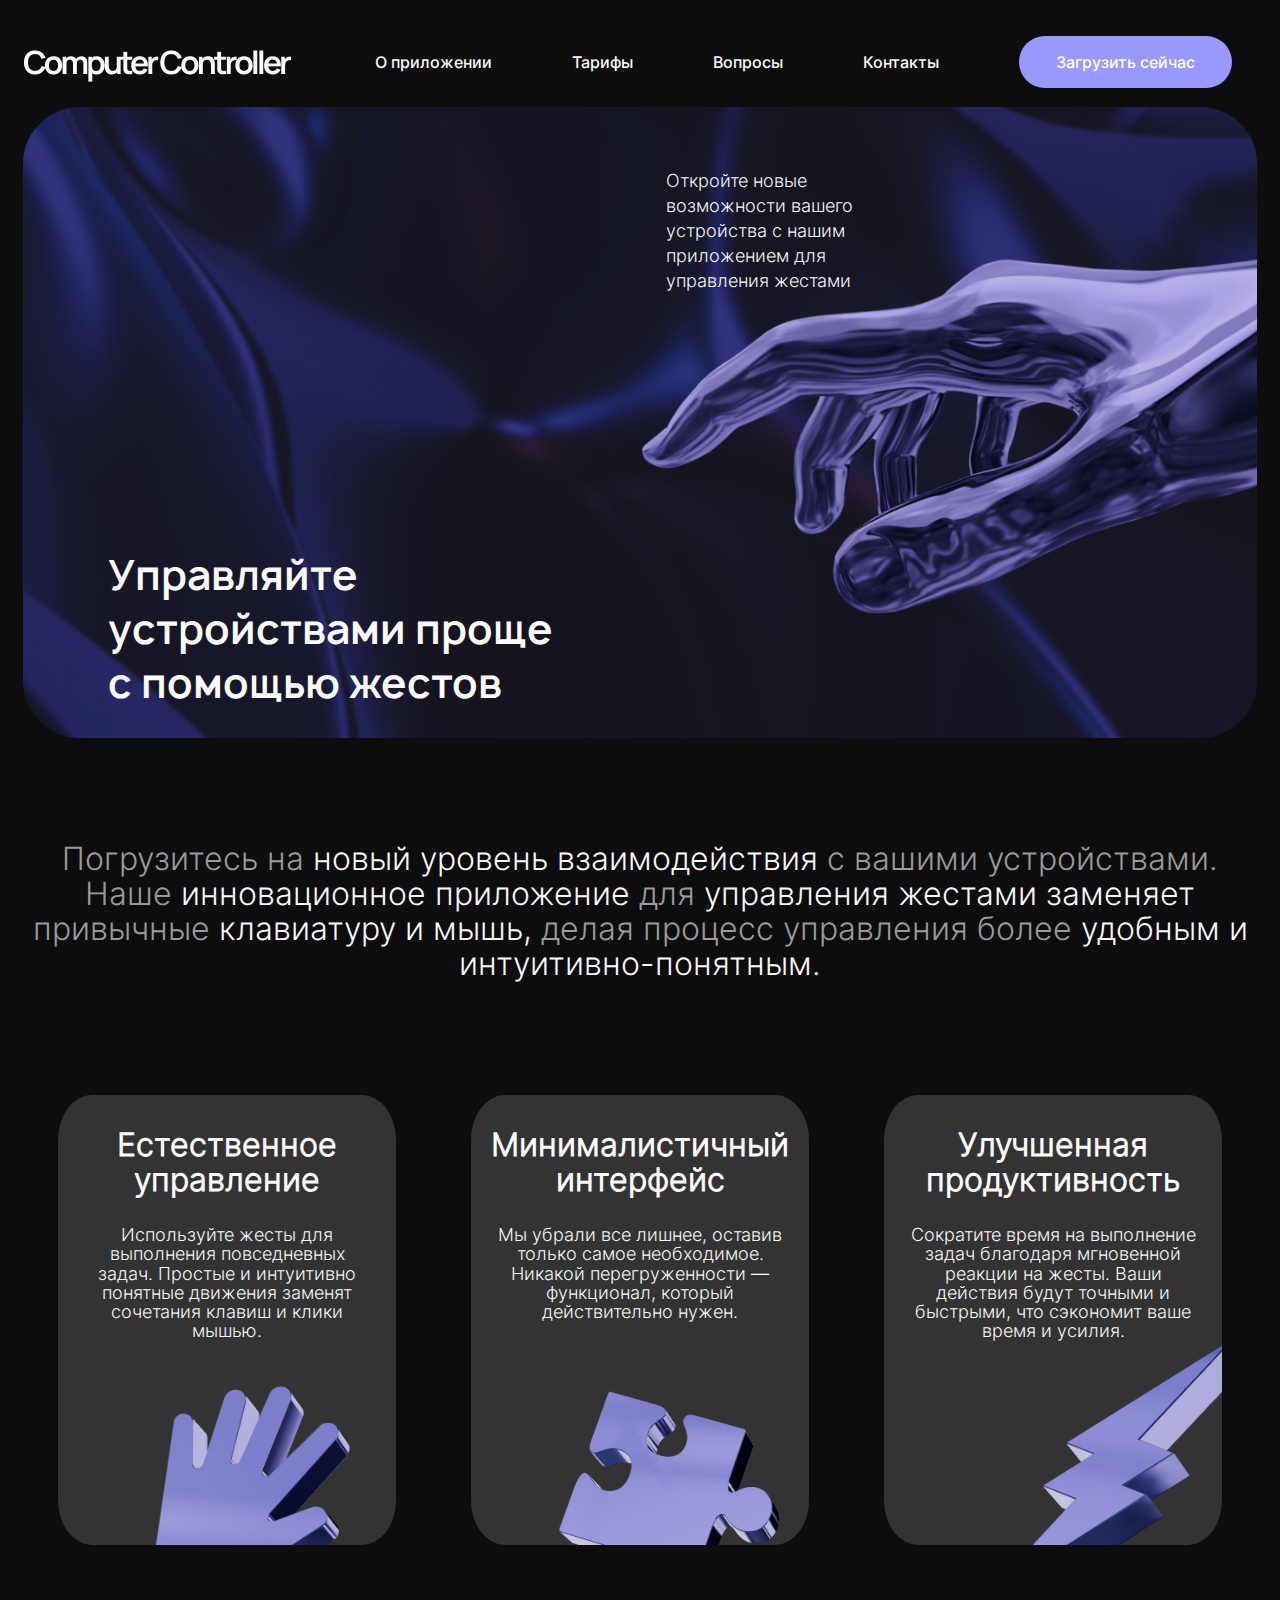
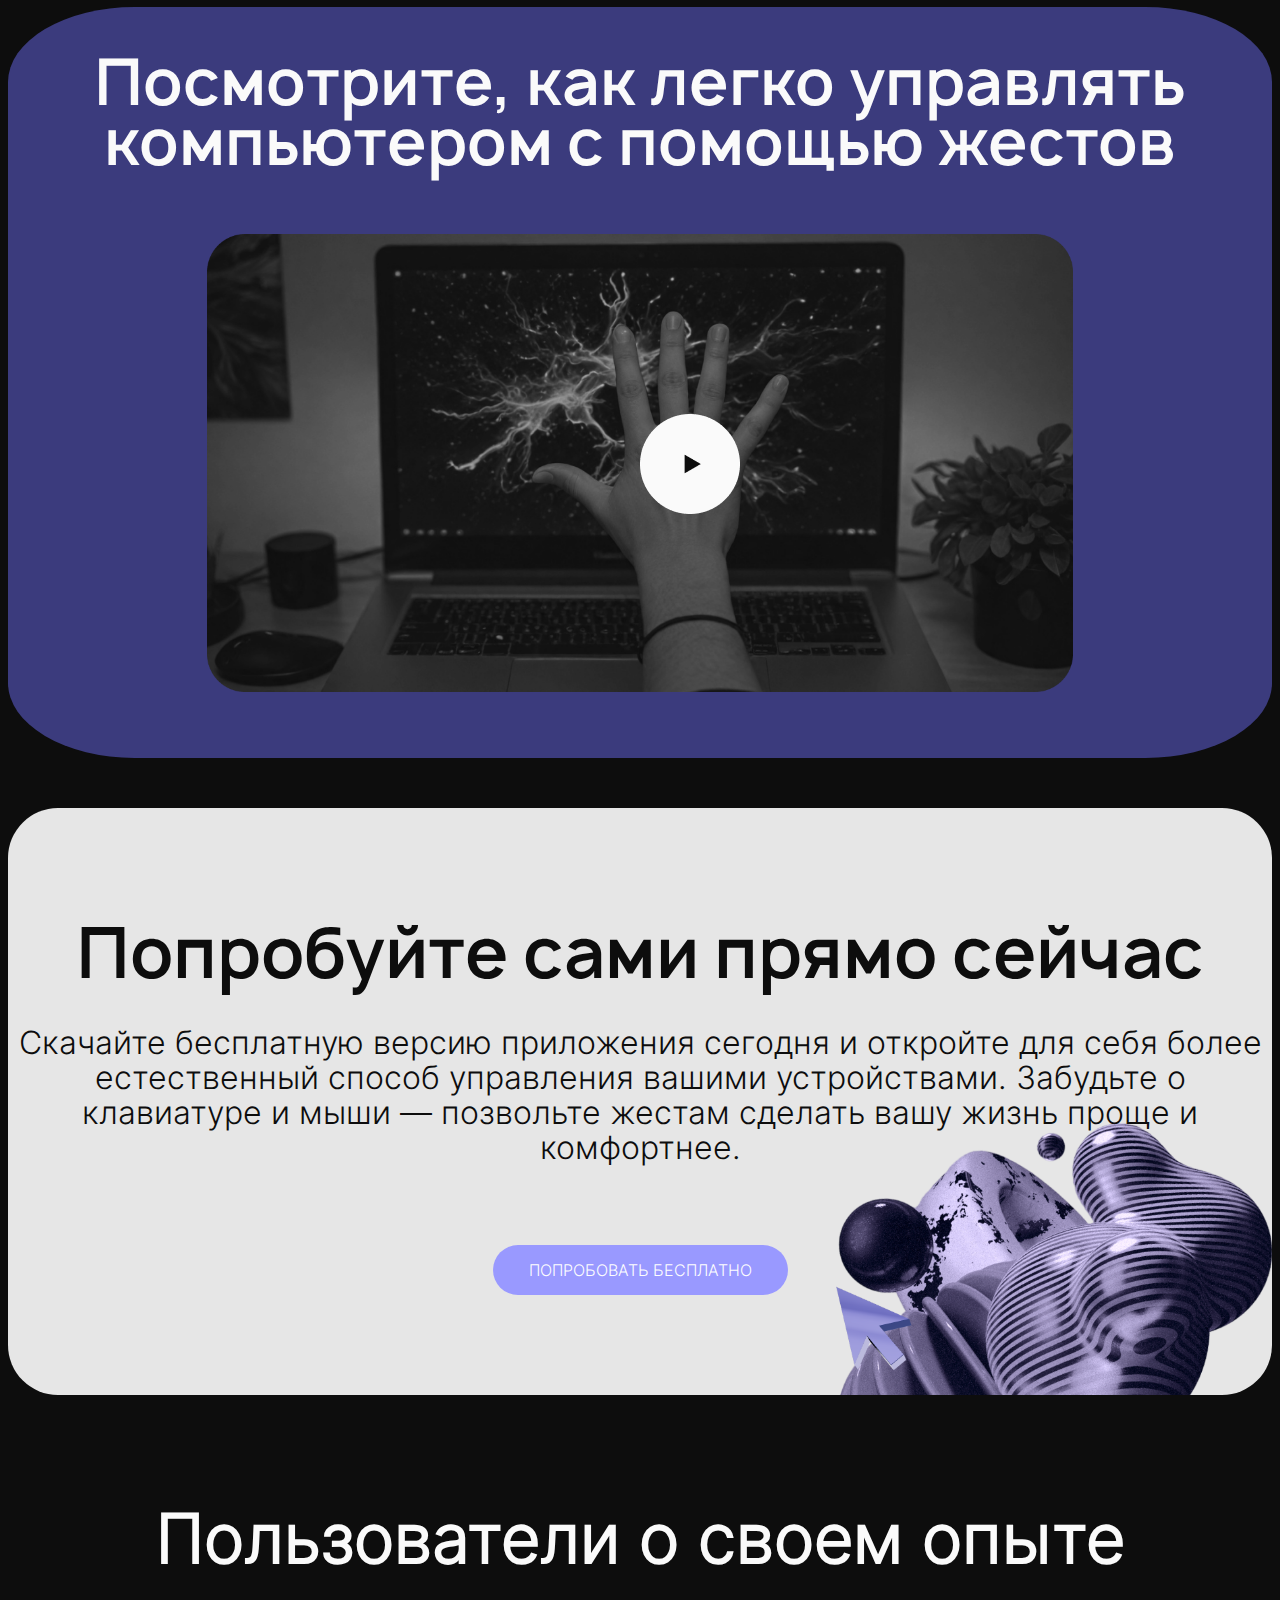
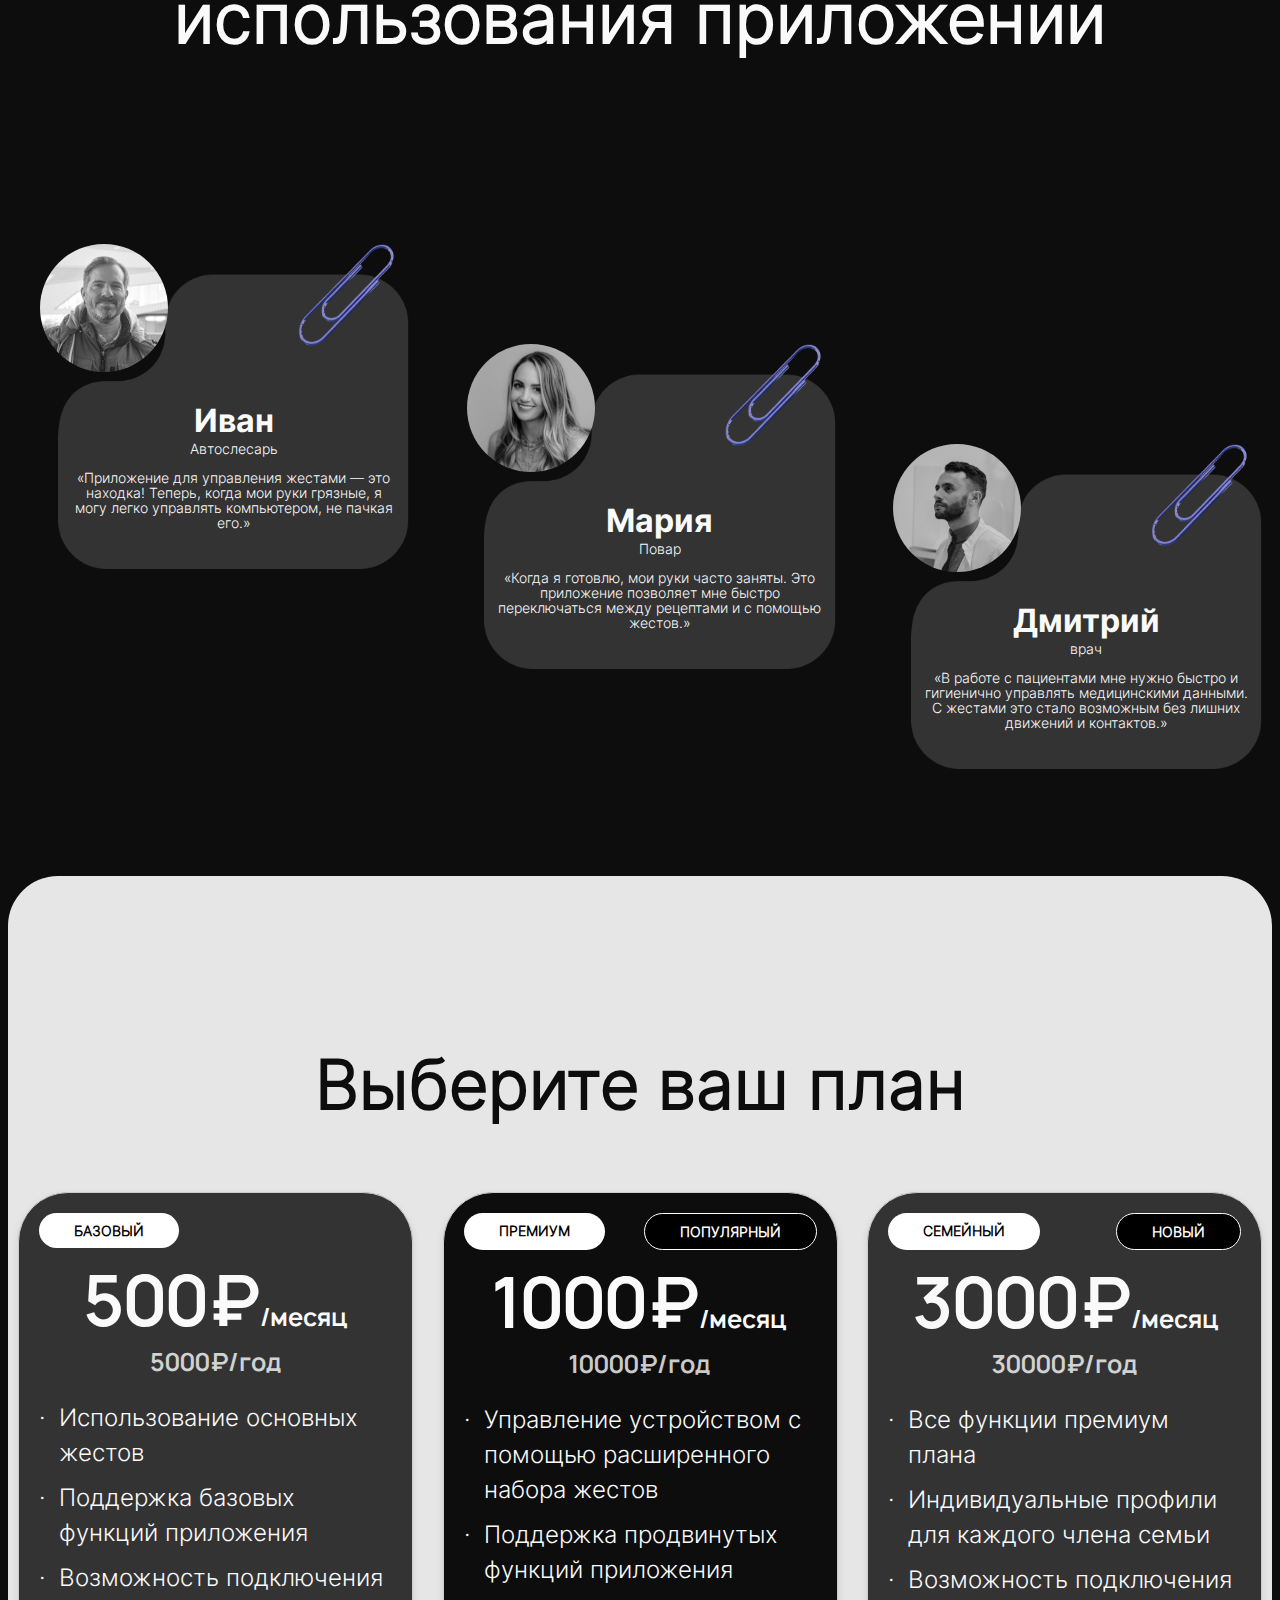
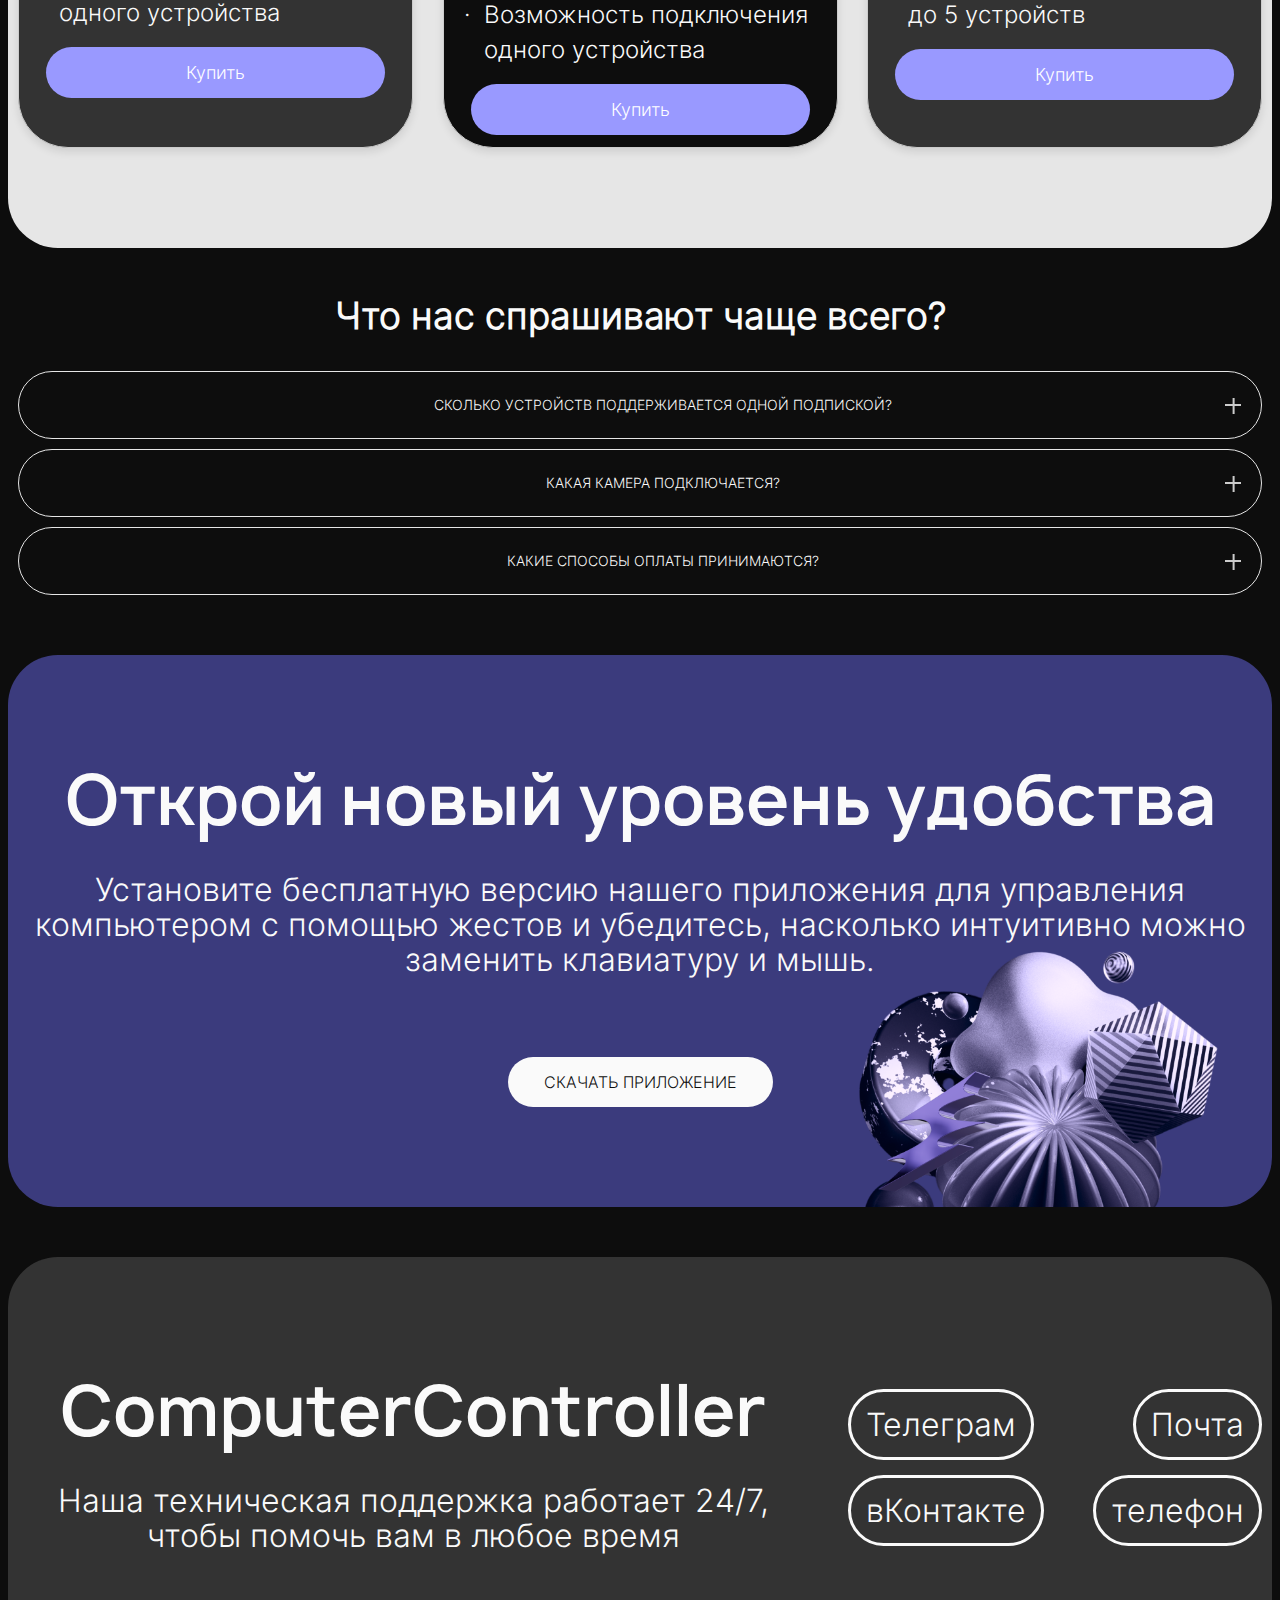
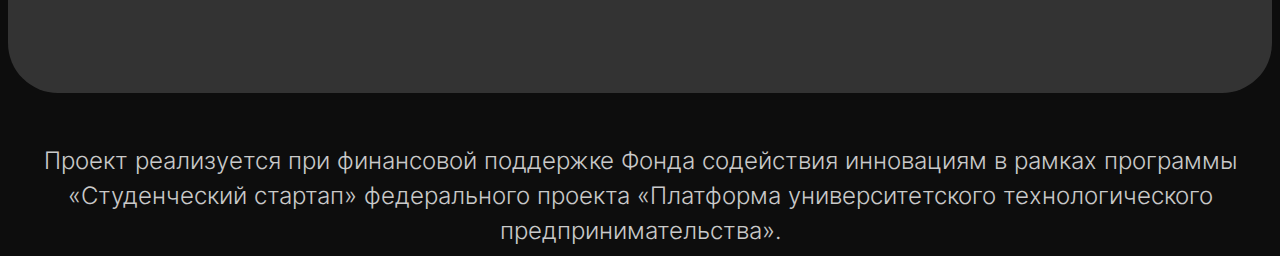
<file: 9b52f63154e4a063a68c3d33b1ae29ff/index.html>
<!DOCTYPE html>
<html lang="en">

<head>
    <meta charset="UTF-8">
    <meta name="viewport" content="width=device-width, initial-scale=1.0">
    <link rel="shortcut icon" href="images/icon.png" type="image/png">
    <title>ComputerController</title>
    <link rel="stylesheet" href="css/style.css">
    <!-- Yandex.Metrika counter -->
<script type="text/javascript" >
   (function(m,e,t,r,i,k,a){m[i]=m[i]||function(){(m[i].a=m[i].a||[]).push(arguments)};
   m[i].l=1*new Date();
   for (var j = 0; j < document.scripts.length; j++) {if (document.scripts[j].src === r) { return; }}
   k=e.createElement(t),a=e.getElementsByTagName(t)[0],k.async=1,k.src=r,a.parentNode.insertBefore(k,a)})
   (window, document, "script", "https://mc.yandex.ru/metrika/tag.js", "ym");

   ym(99607238, "init", {
        clickmap:true,
        trackLinks:true,
        accurateTrackBounce:true
   });
</script>

</head>

<body>
    <header class="header section">
        <div class="header_container">
            <div class="logo">
                <img src="images/logo.png" class="logo__img">
            </div>
            <div class="logo_min">
                <img src="images/logo_min.png" class="logo_min__img">
            </div>
            <div class="back">
                <img src="images/first-screen_bg.png" class="logo__img">
            </div>
            <nav class="menu">
                <button class="menu__btn">
                    <span></span>
                </button>
                <ul class="menu__list">
                    <li class="menu__list-item">
                        <a class="menu__list-link" href="#about">О приложении</a>
                    </li>
                    <li class="menu__list-item">
                        <a class="menu__list-link" href="#tariffs">Тарифы</a>
                    </li>
                    <li class="menu__list-item">
                        <a class="menu__list-link" href="#faq">Вопросы</a>
                    </li>
                    <li class="menu__list-item">
                        <a class="menu__list-link" href="#footer">Контакты</a>
                    </li>
                    <li class="menu__list-item">
                        <button class="download__btn" type="submit">Загрузить сейчас</button>
                    </li>
                </ul>
                
            </nav>
            <div class="submain_text">
                <p>Откройте новые возможности вашего устройства с нашим приложением для управления жестами</p>
            </div>
            <div class="main_text">
                <p>Управляйте устройствами проще с помощью жестов</p>
            </div>
        </div>
        
    </header>

    <!-- <section id="about" class="about section-page section">
        <div class="container" style="position: relative;top: 35%;">
            <div class="about__inner">
                <div class="about__text">
                    <p>
                        <p class="gray_about_text">Погрузитесь на</p> новый уровень взаимодействия <p class="gray_about_text">с вашими устройствами. Наше</p> инновационное приложение <p class="gray_about_text">для</p> управления жестами заменяет <p class="gray_about_text">привычные</p> клавиатуру и мышь, <p class="gray_about_text">делая процесс управления более</p> удобным и интуитивно-понятным.
                    </p>
                </div>
            </div>
        </div>
    </section> -->

    <section class="advantages section-page section">
        <div id="advantages" class="container" style="position: relative;top: 15%;">
            <div class="about__inner">
                <div class="about__text">
                    <p>
                        <p class="gray_about_text">Погрузитесь на</p> новый уровень взаимодействия <p class="gray_about_text">с вашими устройствами. Наше</p> инновационное приложение <p class="gray_about_text">для</p> управления жестами заменяет <p class="gray_about_text">привычные</p> клавиатуру и мышь, <p class="gray_about_text">делая процесс управления более</p> удобным и интуитивно-понятным.
                    </p>
                </div>
            </div>
            <ol class="advantages__inner">
                <div class="advantages__item" style="background-image: url('images/benefit-1.png'); background-size: 90%;  background-position: bottom right;">
                    <p class="advantages__item-text advantages__item-title">Естественное управление</p>
                    <p class="advantages__item-text advantages__item-subtitle">Используйте жесты для выполнения повседневных
                        задач. Простые и интуитивно понятные движения заменят сочетания клавиш и клики мышью.</p>
                </div>
                <div class="advantages__item" style="background-image: url('images/benefit-2.png'); background-size: 90%;  background-position: bottom right;">
                    <p class="advantages__item-text advantages__item-title">Минималистичный интерфейс</p>
                    <p class="advantages__item-text advantages__item-subtitle">Мы убрали все лишнее, оставив только самое
                        необходимое. Никакой перегруженности — функционал, который действительно нужен.</p>
                </div>
                <div class="advantages__item" style="background-image: url('images/benefit-3.png'); background-size: 90%;  background-position: bottom right;">
                    <p class="advantages__item-text advantages__item-title">Улучшенная продуктивность</p>
                    <p class="advantages__item-text advantages__item-subtitle">Сократите время на выполнение задач благодаря
                        мгновенной реакции на жесты. Ваши действия будут точными и быстрыми, что сэкономит ваше время и
                        усилия.</p>
                </div>
            </ol>
        </div>
    </section>

     <section id="video" class="video section-page section">
        <div class="container video_play">
            <p class="video_text">Посмотрите, как легко управлять компьютером с помощью жестов </p>
            <a class="video__btn" data-fancybox href="#"></a>
            <img src="images/video.png" class="video_img">
        </div>
    </section> 

    <section  class="trynow section-page section">
        <div  class="container">
            <div class="trynow__inner">
                
                <div class="trynow_form">
                    <h3 class="trynow__title">
                        Попробуйте сами прямо сейчас
                    </h3>
                    <p class="trynow__text">
                        Скачайте бесплатную версию приложения сегодня и откройте для себя более естественный способ
                        управления вашими устройствами. Забудьте о клавиатуре и мыши — позвольте жестам сделать вашу
                        жизнь проще и комфортнее.
                    </p>
                    <a class="trynow__btn" href="#">Попробовать бесплатно</a>

                </div>
                <img class="trynow__images" src="images/lead-magnet 1.png" alt="">
            </div>
        </div>
    </section>

    <section class="feedback section-page section">
        <div class="container">
            <h3 id="feedback" style="font-size: 68px; line-height: 5rem; text-align: center;     padding-top: 35px;">Пользователи о своем опыте использования приложении</h3>
            <ol class="feedback__inner">
                <div class="feedback__item" style="background-image: url('images/review.png'); background-size: 100%;">
                    <img class="feedback_img" src="images/ivan.png" alt="">
                    <p class="feedback__item-text feedback__item-title">Иван</p>
                    <p class="feedback__item-text feedback__item-subtitle">Автослесарь</p>
                    <p class="feedback__item-text feedback__item-subtitle">«Приложение для управления жестами — это
                        находка! Теперь, когда мои руки грязные, я могу легко управлять компьютером, не пачкая его.»</p>
                </div>
                <div class="feedback__item" id="feedback_img_second" style="background-image: url('images/review.png'); background-size: 100%;">
                    <img class="feedback_img" src="images/telka.png" alt="">
                    <p class="feedback__item-text feedback__item-title">Мария</p>
                    <p class="feedback__item-text feedback__item-subtitle">Повар</p>
                    <p class="feedback__item-text feedback__item-subtitle">«Когда я готовлю, мои руки часто заняты. Это
                        приложение позволяет мне быстро переключаться между рецептами и с помощью жестов.»</p>
                </div>
                <div class="feedback__item" id="feedback_img_third" style="background-image: url('images/review.png'); background-size: 100%;">
                    <img class="feedback_img" src="images/dima.png" alt="">
                    <p class="feedback__item-text feedback__item-title">Дмитрий</p>
                    <p class="feedback__item-text feedback__item-subtitle">врач</p>
                    <p class="feedback__item-text feedback__item-subtitle">«В работе с пациентами мне нужно быстро и
                        гигиенично управлять медицинскими данными. С жестами это стало возможным без лишних движений и
                        контактов.»</p>
                </div>
            </ol>
        </div>
    </section>

    <section id="tariffs" class="tariffs section-page section">
        <div class="container">
            <h3 id="tariffs_header" style="font-size: 68px; line-height: 5rem; text-align: center; color: #0D0D0D;">Выберите ваш план</h3>
            <div class="cards">
                <div class="card" id="card_1">
                    <div class="labels">
                        <div class="label premium">Базовый</div>
                    </div>
                    <div class="price-month">
                        <span class="price">500₽<p class="date">/месяц</p></span>
                    </div>
                    <div class="price-year">
                        <span class="price">5000₽/год</span>
                    </div>
                    <ul class="features">
                        <li>Использование основных жестов</li>
                        <li>Поддержка базовых функций приложения</li>
                        <li>Возможность подключения одного устройства</li>
                    </ul>
                    <a class="buy-button" data-tariff="Базовый">Купить</a>
                </div>
                <div class="card" id="card_2">
                    <div class="labels">
                        <div class="label premium">Премиум</div>
                        <div class="label popular">Популярный</div>
                    </div>
                    <div class="price-month">
                        <span class="price">1000₽<p class="date">/месяц</p></span>
                    </div>
                    <div class="price-year">
                        <span class="price">10000₽/год</span>
                    </div>
                    <ul class="features">
                        <li>Управление устройством с помощью расширенного набора жестов</li>
                        <li>Поддержка продвинутых функций приложения</li>
                        <li>Возможность подключения одного устройства</li>
                    </ul>
                    <a class="buy-button" data-tariff="Премиум">Купить</a>
                </div>
                <div class="card" id="card_3">
                    <div class="labels">
                        <div class="label premium">Семейный</div>
                        <div class="label popular">Новый</div>
                    </div>
                    <div class="price-month">
                        <span class="price">3000₽<p class="date">/месяц</p></span>
                    </div>
                    <div class="price-year">
                        <span class="price">30000₽/год</span>
                    </div>
                    <ul class="features">
                        <li>Все функции премиум плана</li>
                        <li>Индивидуальные профили для каждого члена семьи</li>
                        <li>Возможность подключения до 5 устройств</li>
                    </ul>
                    <a class="buy-button" data-tariff="Семейный">Купить</a>
                </div>
                
            </div>
            
        </div>
    </section>

    <section id="faq" class="faq section-page section">
        <div class="container" style="position: relative;top: 35%;">

            <h3>Что нас спрашивают чаще всего?</h3>
            <div class="questions">
                <div class="questions__item">
                    <div class="accordion">
                        <div class="accordion__item" data-collapse="#questions_1">
                            <div class="accordion__header">
                                <div class="accordion__title">Сколько устройств поддерживается одной подпиской?</div>
                            </div>
                            <div class="accordion__content" id="questions_1">
                                <p>Базовая и премиум подписки рассчитаны на одного пользователя. В семейную могут входить до 5 пользователей.</p>
                            </div>
                        </div>
                        
                        <div class="accordion__item" data-collapse="#questions_2">
                            <div class="accordion__header">
                                <div class="accordion__title">Какая камера подключается?</div>
                            </div>
                            <div class="accordion__content" id="questions_2">
                                <p>Автоматически подключается вебкамера подключенная к компьютеру. Так же будет работать телефон подключенный к компьютеру как вебкамера через сторонние приложения.</p>
                            </div>
                        </div>

                        <div class="accordion__item" data-collapse="#questions_3">
                            <div class="accordion__header">
                                <div class="accordion__title">Какие способы оплаты принимаются?</div>
                            </div>
                            <div class="accordion__content" id="questions_3">
                                <p>Оплата банковской картой, СБП.</p>
                            </div>
                        </div>
                    </div>
                </div>
            </div>

        </div>
    </section>

    <section class="newlevel section-page section">
        <div class="container">
            <div class="newlevel__inner">
                
                <div class="newlevel_form">
                    <h3 class="newlevel__title">
                        Открой новый уровень удобства
                    </h3>
                    <p class="newlevel__text">
                        Установите бесплатную версию нашего приложения для управления компьютером с помощью жестов и убедитесь, насколько интуитивно можно заменить клавиатуру и мышь.
                    </p>
                    <a class="newlevel__btn" type="submit">Скачать приложение</a>

                </div>
                <img class="newlevel__images" src="images/abstract.png" alt="">
            </div>
        </div>
    </section>

    <footer id="footer" class="footer section-page section">
        <div class="container" style="position: relative;top: 35%;">
            <div class="footer__inner">
                
                <div class="footer_form">
                    <h3 class="footer__title">
                        ComputerController
                    </h3>
                    <p class="footer__text">
                        Наша техническая поддержка работает 24/7, чтобы помочь вам в любое время
                    </p>

                </div>

                <div class="footer_links">
                    <ul class="footer_list">
                        <li class="footer_list-item">
                            <a href="#" class="footer_list-link">Телеграм</a>
                        </li>
                        <li class="footer_list-item">
                            <a href="#" class="footer_list-link">Почта</a>
                        </li>
                        <li class="footer_list-item">
                            <a href="#" class="footer_list-link">вКонтакте</a>
                        </li>
                        <li class="footer_list-item">
                            <a href="" class="footer_list-link">телефон</a>
                        </li>
                    </ul>
                </div>

            </div>
        </div>
    </footer> 
    <section class="help">

            <span class="help_text"><a target="_blank" href="https://fasie.ru/">Проект реализуется при финансовой поддержке Фонда содействия инновациям в рамках программы «Студенческий стартап» федерального проекта «Платформа университетского технологического предпринимательства».</a></span>

    </section>



    <div id="modal" class="modal" style="display: none;">
    <div class="modal-content">
        <span class="close">&times;</span>
        <h2>Оформление заказа</h2>
        <form id="ajax-contact-form" enctype="multipart/form-data" method="post" class="application" name="submit-to-google-sheet">
            <label for="name">Имя:</label>
            <input type="text" id="name" name="name" required>
    
            <label for="phone">Телефон:</label>
            <input type="tel" id="phone" name="phone" required placeholder="+7 (___) ___-__-__">
    
            <label for="email">Email:</label>
            <input type="email" id="email" name="email" required>
    
            <label for="tariff">Тариф:</label>
            <input type="text" id="tariff" name="tariff" readonly>
    
            <button type="submit" id="submit-button">Отправить</button>
            <div id="loading-spinner" style="display: none;">Отправка...</div>
        </form>
    </div>
</div>

<script>
// Функция для маски телефона
document.getElementById('phone').addEventListener('input', function (e) {
    let input = e.target.value.replace(/\D/g, ''); // Удаляем все нецифровые символы
    let formattedInput = '+7 (';

    if (input.length > 1) formattedInput += input.substring(1, 4);
    if (input.length >= 5) formattedInput += ') ' + input.substring(4, 7);
    if (input.length >= 8) formattedInput += '-' + input.substring(7, 9);
    if (input.length >= 10) formattedInput += '-' + input.substring(9, 11);

    e.target.value = formattedInput;
});


</script>


    <script src="js/jq.js"></script>
    <script src="js/main.js"></script>
    <script src="js/scroll.js"></script>
</body>

</html>
</file>
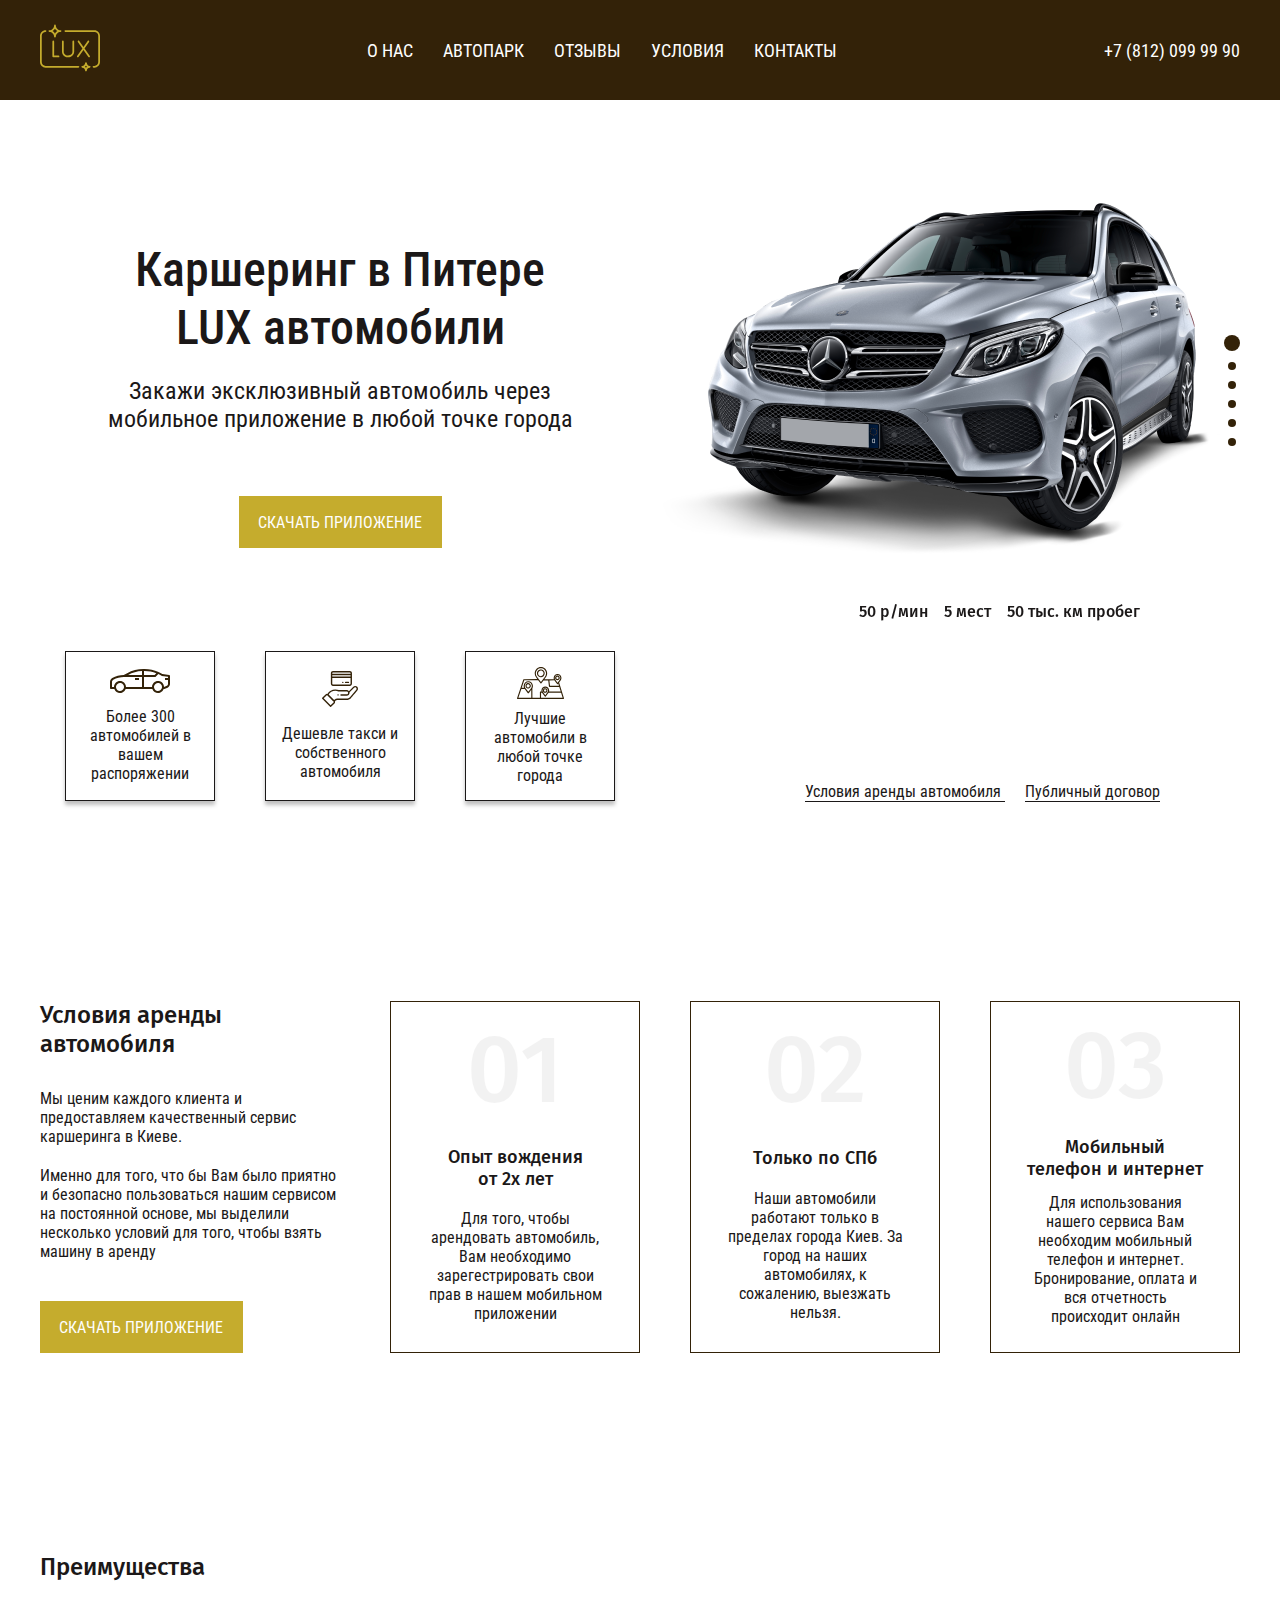
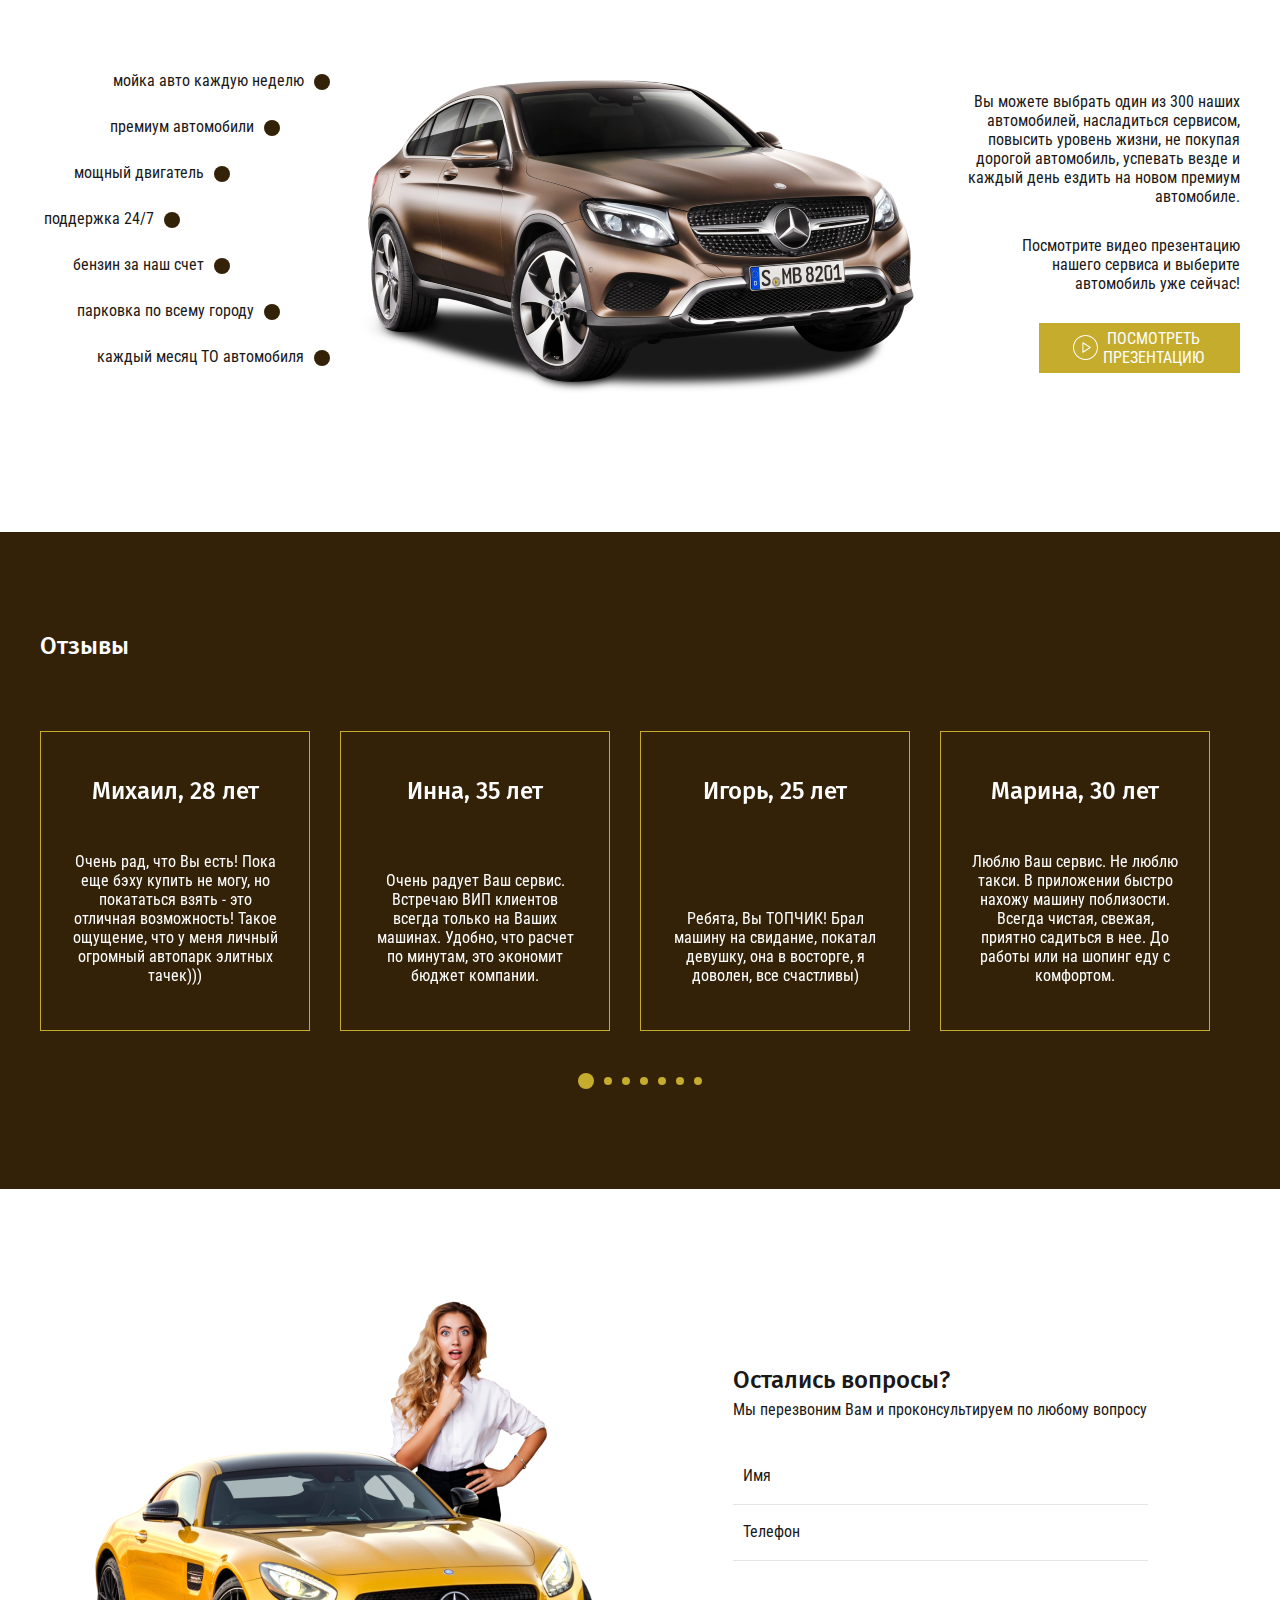
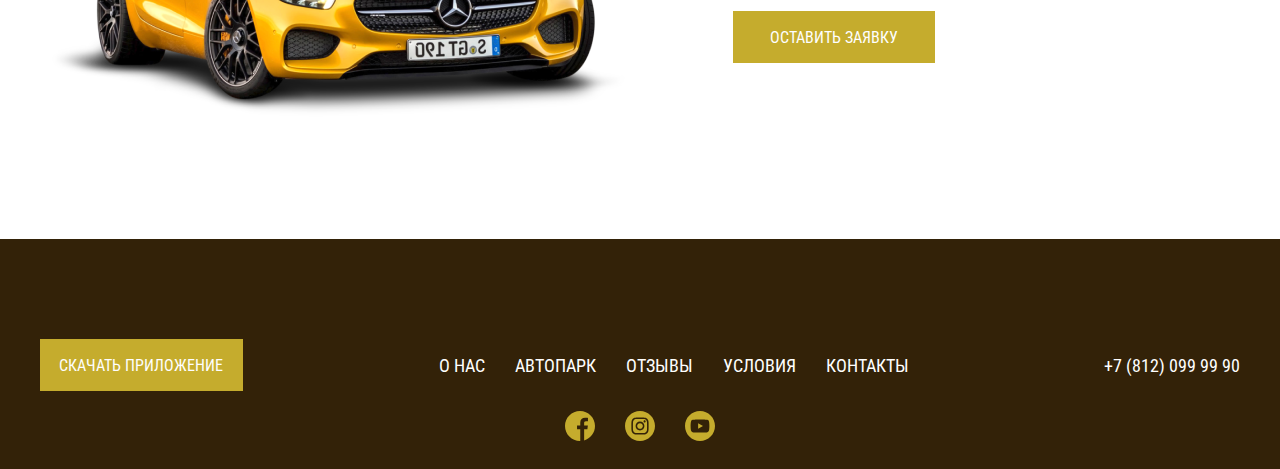
<file: example_draft-main/index.html>
<!DOCTYPE html>
<html lang="ru">

<head>
	<meta charset="UTF-8">
	<meta name="viewport" content="width=device-width, initial-scale=1.0">
	<meta http-equiv="X-UA-Compatible" content="ie=edge">
	<link rel="shortcut icon" href="images/slider-img.png" type="image/png">
	<title>Drafts</title>
	<link rel="preconnect" href="https://fonts.gstatic.com">
	<link href="https://fonts.googleapis.com/css2?family=Fira+Sans:wght@500&family=Roboto+Condensed&display=swap" rel="stylesheet">
	<link rel="stylesheet" href="css/reset.css">
	<link rel="stylesheet" href="css/slick.css">
	<link rel="stylesheet" href="css/jquery.fancybox.css">
	<link rel="stylesheet" href="css/style.css">
</head>

<body>

	<header class="header">
		<div class="container">
			<div class="header__inner">
				<a class="logo" href="#">
					<img class="logo__link" src="images/logo.svg" alt="logo">
				</a>

				<nav class="menu">
					<button class="menu__btn"></button>
					<ul class="menu__list">
						<li class="menu__item"><a class="menu__list-link" href="#">О НАС</a></li>
						<li class="menu__item"><a class="menu__list-link" href="#">АВТОПАРК</a></li>
						<li class="menu__item"><a class="menu__list-link" href="#">ОТЗЫВЫ</a></li>
						<li class="menu__item"><a class="menu__list-link" href="#">УСЛОВИЯ</a></li>
						<li class="menu__item"><a class="menu__list-link" href="#">КОНТАКТЫ</a></li>
					</ul>
				</nav>

				<a class="phone" href="tel:78120999990">+7 (812) 099 99 90</a>
			</div>
		</div>
	</header>

	<section class="top">
		<div class="container">
			<div class="top__heading">
				<div class="top__content">
					<h1 class="top__title">
						Каршеринг в Питере
						LUX автомобили 
					</h1>
					<p class="top__text">
						Закажи эксклюзивный автомобиль через мобильное приложение в любой точке города
					</p>
					<a class="application-btn" href="#">Скачать приложение</a>
				</div>
				<div class="top__slider">
					<div class="top__slider-item">
						<img class="top__slider-images" src="images/slider-img.png" alt="">
						<p class="top__slider-text">
							<span>50 р/мин</span> <span>5 мест</span> <span>50 тыс. км пробег</span>
						</p>
					</div>
					<div class="top__slider-item">
						<img class="top__slider-images" src="images/slider-img1.png" alt="">
						<p class="top__slider-text">
							<span>40 р/мин</span> <span>5 мест</span> <span>50 тыс. км пробег</span>
						</p>
					</div>
					<div class="top__slider-item">
						<img class="top__slider-images" src="images/slider-img.png" alt="">
						<p class="top__slider-text">
							<span>40 р/мин</span> <span>5 мест</span> <span>50 тыс. км пробег</span>
						</p>
					</div>
					<div class="top__slider-item">
						<img class="top__slider-images" src="images/slider-img1.png" alt="">
						<p class="top__slider-text">
							<span>40 р/мин</span> <span>5 мест</span> <span>50 тыс. км пробег</span>
						</p>
					</div>
					<div class="top__slider-item">
						<img class="top__slider-images" src="images/slider-img.png" alt="">
						<p class="top__slider-text">
							<span>40 р/мин</span> <span>5 мест</span> <span>50 тыс. км пробег</span>
						</p>
					</div>
					<div class="top__slider-item">
						<img class="top__slider-images" src="images/slider-img1.png" alt="">
						<p class="top__slider-text">
							<span>40 р/мин</span> <span>5 мест</span> <span>50 тыс. км пробег</span>
						</p>
					</div>
				</div>
			</div>

			<div class="top__bottom">
				<div class="top__items">
					<div class="top__item">
						<img class="top__item-img" src="images/icon-1.svg" alt="">
						<p class="top__item-text">
							Более 300 автомобилей 
							в вашем распоряжении
						</p>
					</div>
					<div class="top__item">
						<img class="top__item-img" src="images/icon-2.svg" alt="">
						<p class="top__item-text">
							Дешевле такси 
							и собственного автомобиля	
						</p>
					</div>
					<div class="top__item">
						<img class="top__item-img" src="images/icon-3.svg" alt="">
						<p class="top__item-text">
							Лучшие автомобили в любой точке города
						</p>
					</div>
				</div>
				<div class="top__links">
					<a class="top__link" href="#">Условия аренды автомобиля </a>
					<a class="top__link" href="#">Публичный договор</a>
				</div>
			</div>
		</div>
	</section>
	
	<section class="rent">
		<div class="container">
			<div class="rent__inner">
				<div class="rent__content">
					<h3 class="rent__title">
						Условия аренды 
						автомобиля
					</h3>
					<p class="rent__text">
						Мы ценим каждого клиента и предоставляем качественный сервис каршеринга в Киеве.
					</p>
					<p class="rent__text">
						Именно для того, что бы Вам было приятно и безопасно пользоваться нашим сервисом на постоянной основе, мы выделили несколько условий для того, чтобы взять машину в аренду
					</p>
					<a class="application-btn" href="#">Скачать приложение</a>
				</div>
				<div class="rent__item">
					<div class="rent__item-num">01</div>
					<p class="rent__item-title">
						Опыт вождения <br>
						от 2х лет
					</p>
					<p class="rent__item-text">
						Для того, чтобы арендовать автомобиль, Вам необходимо зарегестрировать свои прав в нашем мобильном приложении
					</p>
				</div>
				<div class="rent__item">
					<div class="rent__item-num">02</div>
					<p class="rent__item-title">
						Только по СПб
					</p>
					<p class="rent__item-text">
						Наши автомобили работают только в пределах города Киев.
						За город на наших автомобилях, к сожалению, выезжать нельзя.
					</p>
				</div>
				<div class="rent__item">
					<div class="rent__item-num">03</div>
					<p class="rent__item-title">
						Мобильный телефон и интернет
					</p>
					<p class="rent__item-text">
						Для использования нашего сервиса Вам необходим мобильный телефон и интернет.
						Бронирование, оплата и вся отчетность происходит онлайн
					</p>
				</div>
			</div>
		</div>
	</section>

	<section class="benefits">
		<div class="container">
			<h3 class="benefits__title">
				Преимущества
			</h3>
			<div class="benfits__items">
				<ul class="benefits__list">
					<li class="benefits__list-item">мойка авто каждую неделю</li>
					<li class="benefits__list-item">премиум автомобили</li>
					<li class="benefits__list-item">мощный двигатель</li>
					<li class="benefits__list-item">поддержка 24/7</li>
					<li class="benefits__list-item">бензин за наш счет</li>
					<li class="benefits__list-item">парковка по всему городу</li>
					<li class="benefits__list-item">каждый месяц ТО автомобиля</li>
				</ul>
				<img class="benefits__images" src="images/benefits.png" alt="">
				<div class="benefits__content">
					<p class="benefits__text">
						Вы можете выбрать один из 300 наших автомобилей, насладиться сервисом, повысить уровень жизни, не покупая дорогой автомобиль, успевать везде и каждый день ездить на новом премиум автомобиле.
					</p>
					<p class="benefits__text">
						Посмотрите видео презентацию нашего сервиса и выберите автомобиль уже сейчас!
					</p>
					<a class="video__popup" data-fancybox href="https://www.youtube.com/watch?v=GAlP1MxZ4n0">
						ПОСМОТРЕТЬ <br>
						ПРЕЗЕНТАЦИЮ
					</a>
				</div>
			</div>
		</div>
	</section>

	<section class="reviews">
		<div class="container">
			<h3 class="reviews__title">
				Отзывы
			</h3>
			<div class="reviews__slider">
				<div class="reviews__item">
					<p class="reviews__item-name">
						Михаил, 28 лет
					</p>
					<p class="reviews__item-text">
						Очень рад, что Вы есть!
						Пока еще бэху купить не могу, но покататься взять - это отличная возможность!
						Такое ощущение, что у меня личный огромный автопарк элитных тачек)))
					</p>
				</div>
				<div class="reviews__item">
					<p class="reviews__item-name">
						Инна, 35 лет
					</p>
					<p class="reviews__item-text">
						Очень радует Ваш сервис. Встречаю ВИП клиентов всегда только на Ваших машинах.
						Удобно, что расчет по минутам, это экономит бюджет компании.
					</p>
				</div>
				<div class="reviews__item">
					<p class="reviews__item-name">
						Игорь, 25 лет
					</p>
					<p class="reviews__item-text">
						Ребята, Вы ТОПЧИК!
						Брал машину на свидание, покатал девушку, она в восторге, я доволен, все счастливы)
					</p>
				</div>
				<div class="reviews__item">
					<p class="reviews__item-name">
						Марина, 30 лет
					</p>
					<p class="reviews__item-text">
						Люблю Ваш сервис. Не люблю такси. В приложении быстро нахожу машину поблизости. Всегда чистая, свежая, приятно садиться в нее. До работы или на шопинг еду с комфортом. 
					</p>
				</div>
				<div class="reviews__item">
					<p class="reviews__item-name">
						Инна, 35 лет
					</p>
					<p class="reviews__item-text">
						Очень радует Ваш сервис. Встречаю ВИП клиентов всегда только на Ваших машинах.
						Удобно, что расчет по минутам, это экономит бюджет компании.
					</p>
				</div>
				<div class="reviews__item">
					<p class="reviews__item-name">
						Игорь, 25 лет
					</p>
					<p class="reviews__item-text">
						Ребята, Вы ТОПЧИК!
						Брал машину на свидание, покатал девушку, она в восторге, я доволен, все счастливы)
					</p>
				</div>
				<div class="reviews__item">
					<p class="reviews__item-name">
						Марина, 30 лет
					</p>
					<p class="reviews__item-text">
						Люблю Ваш сервис. Не люблю такси. В приложении быстро нахожу машину поблизости. Всегда чистая, свежая, приятно садиться в нее. До работы или на шопинг еду с комфортом. 
					</p>
				</div>
			</div>
		</div>
	</section>

	<section class="feedback">
		<div class="container">
			<div class="feedback__inner">
				<img class="feedback__images" src="images/feedback-img.png" alt="">
				<form class="feedback__form">
					<h3 class="feedback__title">
						Остались вопросы?
					</h3>
					<p class="feedback__text">
						Мы перезвоним Вам и проконсультируем по любому вопросу
					</p>
					<input class="feedback__input" type="text" placeholder="Имя">
					<input class="feedback__input" type="text" placeholder="Телефон">
					<button class="feedback__btn" type="submit">ОСТАВИТЬ ЗАЯВКУ</button>
				</form>
			</div>
		</div>
	</section>

	<footer class="footer">
		<div class="container">
			<div class="footer__top">
				<a class="application-btn" href="#">Скачать приложение</a>
				<nav class="menu">
					<ul class="menu__list">
						<li class="menu__item"><a class="menu__list-link" href="#">О НАС</a></li>
						<li class="menu__item"><a class="menu__list-link" href="#">АВТОПАРК</a></li>
						<li class="menu__item"><a class="menu__list-link" href="#">ОТЗЫВЫ</a></li>
						<li class="menu__item"><a class="menu__list-link" href="#">УСЛОВИЯ</a></li>
						<li class="menu__item"><a class="menu__list-link" href="#">КОНТАКТЫ</a></li>
					</ul>
				</nav>
				<a class="phone" href="tel:78120999999090">+7 (812) 099 99 90</a>
			</div>
			<ul class="footer__social">
				<li class="footer__social-item"><a href="#" class="footer__social-link">
					<img class="footer__social-img" src="images/facebook.svg" alt="">
				</a></li>
				<li class="footer__social-item"><a href="#" class="footer__social-link">
					<img class="footer__social-img" src="images/instagram.svg" alt="">
				</a></li>
				<li class="footer__social-item"><a href="#" class="footer__social-link">
					<img class="footer__social-img" src="images/youtube.svg" alt="">
				</a></li>
			</ul>
		</div>
	</footer> 

	<script src="https://ajax.googleapis.com/ajax/libs/jquery/3.4.1/jquery.min.js"></script>
	<script src="js/slick.min.js"></script>
	<script src="js/jquery.fancybox.min.js"></script>
	<script src="js/main.js"></script>
</body>

</html>
</file>
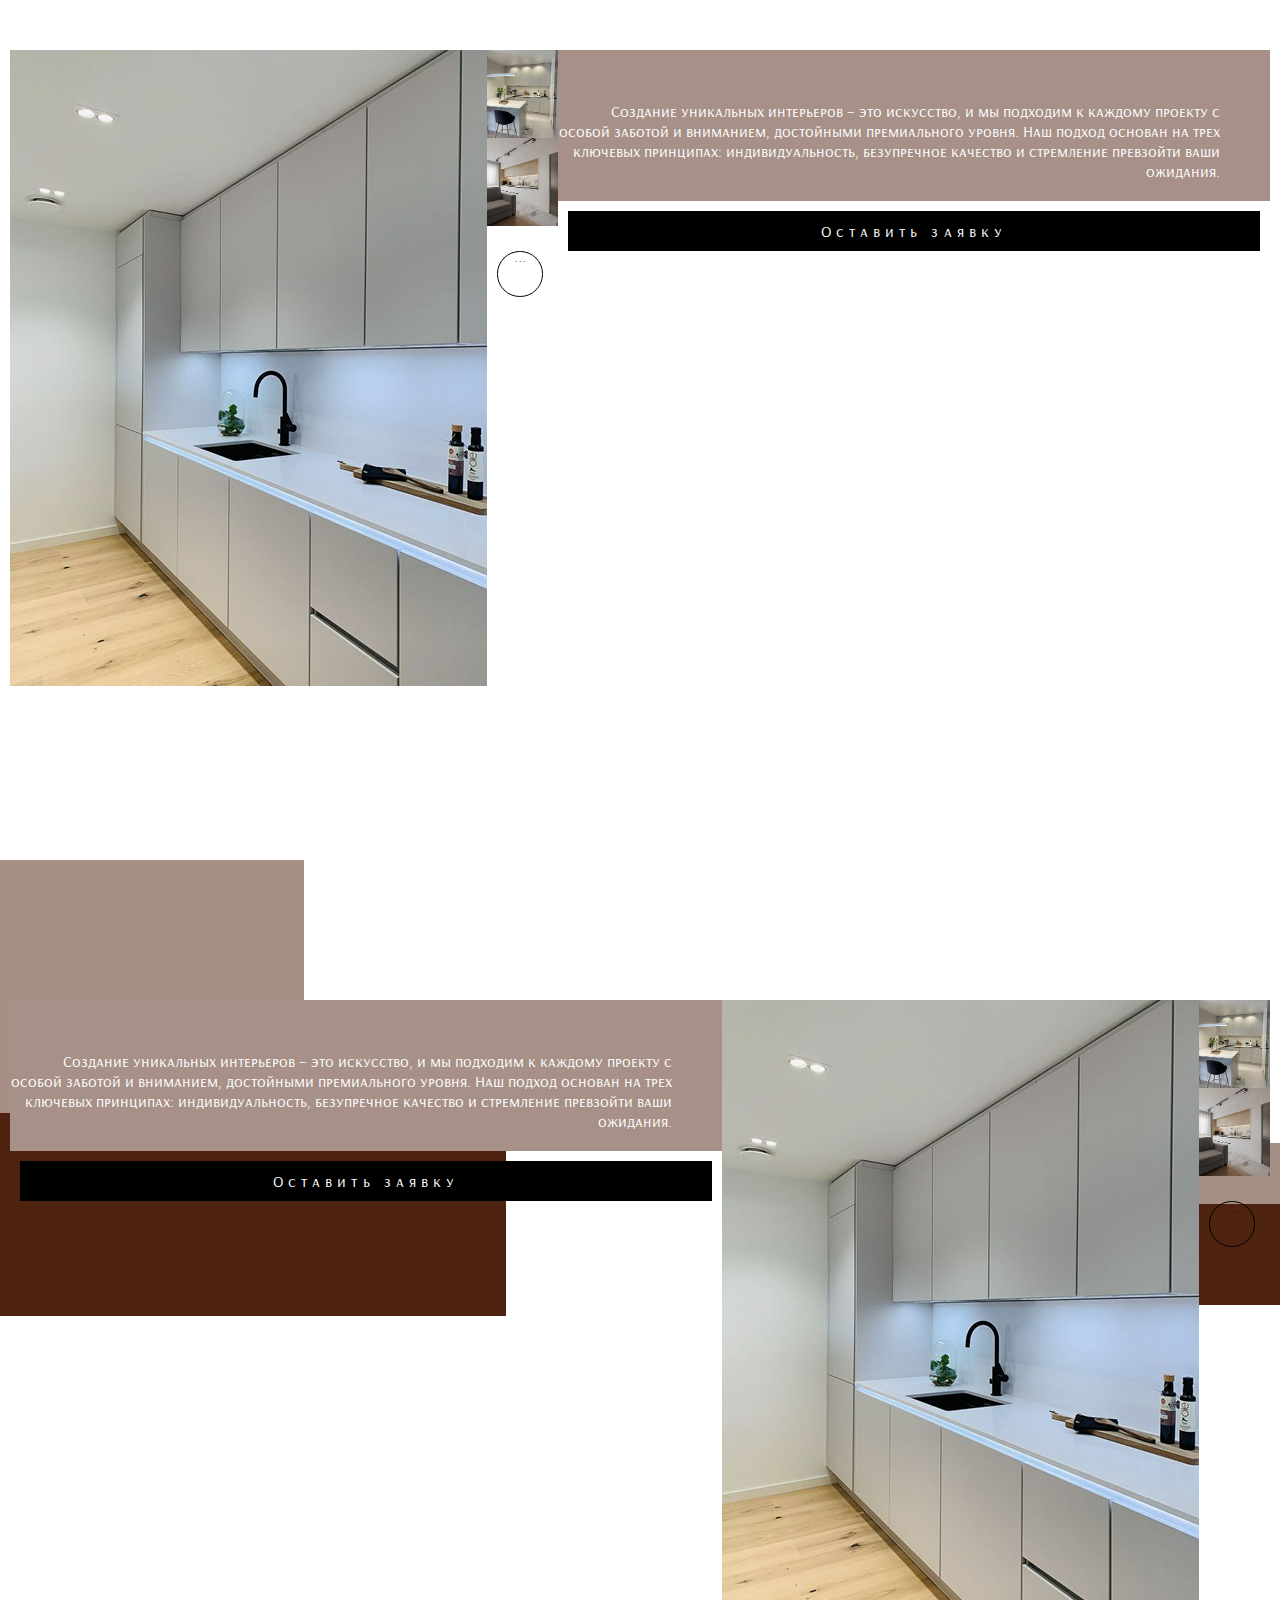
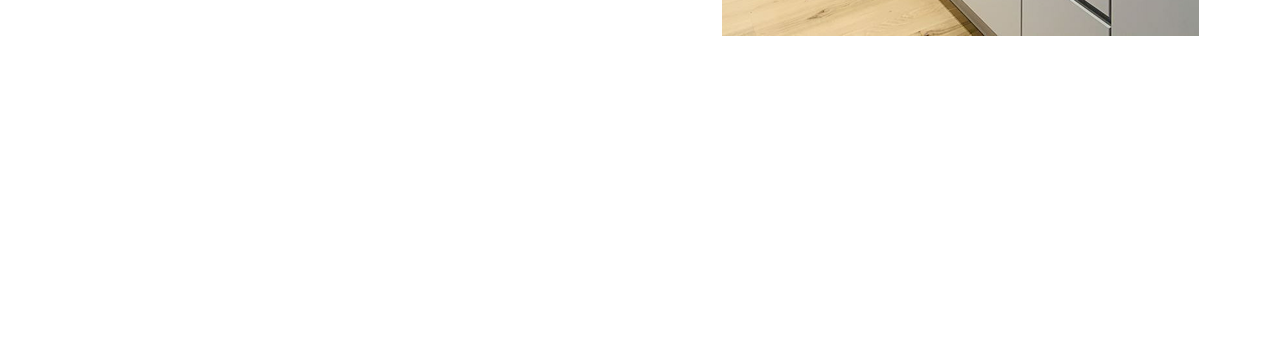
<file: spaces.html>
<!DOCTYPE html>
<html lang="en">

<head>
    <meta charset="UTF-8" />
    <meta name="viewport" content="width=device-width, initial-scale=1.0" />
    <link rel="shortcut icon" href="content/img/icon.jpg" type="image/jpg">
    <link rel="stylesheet" href="css/style.css" />
    <title>nextroom</title>
</head>

<body>

    <section id="approach" class="approach section-page">
        <div class="background_services_left sec_next_page"></div>
        <div class="background_services_right sec_r_next_page"></div>
        <div class="container">
            <div class="content_approach">
                <div class="img_approach_secpage">
                    <img src="content/img/12.png" alt="">
                    <div class="another secpage">
                        <img src="content/img/13.png" alt="">
                        <img src="content/img/14.png" alt="">
                        <p class="dots">. . . </p>
                    </div>
                </div>

                <div class="text_approach">
                    <p class="whatis_approach">Создание уникальных интерьеров – это искусство, и мы подходим к каждому
                        проекту
                        с особой заботой и вниманием, достойными премиального уровня. Наш подход основан на трех
                        ключевых
                        принципах:
                        индивидуальность, безупречное качество и стремление превзойти ваши ожидания.</p>

                    <a class="request_sec openPopup">Оставить заявку</a>
                </div>
            </div>
        </div>
    </section>

    <section id="approach" class="approach section-page">
        <div class="background_services_left sec_1_next_page"></div>
        <div class="background_services_right sec_1_r_next_page"></div>
        <div class="container">
            <div class="content_approach">
                

                <div class="text_approach">
                    <p class="whatis_approach">Создание уникальных интерьеров – это искусство, и мы подходим к каждому
                        проекту
                        с особой заботой и вниманием, достойными премиального уровня. Наш подход основан на трех
                        ключевых
                        принципах:
                        индивидуальность, безупречное качество и стремление превзойти ваши ожидания.</p>

                    <a class="request_sec openPopup">Оставить заявку</a>
                </div>

                <div class="img_approach_secpage">
                    <img src="content/img/12.png" alt="">
                    <div class="another secpage">
                        <img src="content/img/13.png" alt="">
                        <img src="content/img/14.png" alt="">
                        <p class="dots">. . . </p>
                    </div>
                </div>
            </div>
        </div>
    </section>


    <div class="popup-overlay" id="popupOverlay">
        <div class="popup">
            <span class="close" id="closePopup">&times;</span>
            <h2>Оставьте заявку</h2>
            <form id="contactForm">
                <input type="text" name="name" placeholder="Как к вам обращаться?" required>
                <input type="tel" name="phone" placeholder="Телефон для связи" required>
                <input type="email" name="email" placeholder="Почта" required>
                <textarea name="message" placeholder="Возможные пожелания"></textarea>
                <input type="file" name="inspiration" accept="image/*">
                <button type="submit">Отправить</button>
            </form>
        </div>
    </div>

    <script>

        document.querySelectorAll('.openPopup').forEach(button => {
            button.addEventListener('click', function (event) {
                event.preventDefault();
                document.getElementById('popupOverlay').style.display = 'flex';
            });
        });
        document.getElementById('closePopup').addEventListener('click', function () {
            document.getElementById('popupOverlay').style.display = 'none';
        });
        document.getElementById('contactForm').addEventListener('submit', function (event) {
            event.preventDefault();
            alert('Форма отправлена!');
            document.getElementById('popupOverlay').style.display = 'none';
        });

    </script>
    <script src="js/main.js"></script>
</body>

</html>
</file>
<file: 9b52f63154e4a063a68c3d33b1ae29ff/css/style.css>
@font-face {
    font-family: "ms";
    src: url("../fonts/manrope-semibold.otf");
}

@font-face {
    font-family: "ib";
    src: url("../fonts/Inter-Bold.otf");
}

@font-face {
    font-family: "im";
    src: url("../fonts/Inter-Medium.ttf");
}

@font-face {
    font-family: "il";
    src: url("../fonts/Inter-Light.ttf");
}

html {
    box-sizing: border-box;
    scroll-behavior: smooth;
}

*,
*:before,
*:after {
    box-sizing: inherit;
}

#loading-spinner {
    font-size: 16px;
    color: #555;
    text-align: center;
    margin-top: 10px;
}

body {
    background-color: #0d0d0d;
    color: #fafafa;
    font-size: 32px;
    font-family: 'il';
    letter-spacing: 0px;
    line-height: 35px;
}

a {
    color: inherit;
    text-decoration: none;
}

ul {
    list-style: none;
}

/* Основные стили модального окна */
.modal {
    display: none;
    /* Модальное окно по умолчанию скрыто */
    position: fixed;
    z-index: 1;
    left: 0;
    top: 0;
    width: 100%;
    height: 100%;
    background-color: rgba(0, 0, 0, 0.5);
    /* Прозрачный черный фон */
    justify-content: center;
    align-items: center;
    overflow: auto;
}

/* Контейнер для содержимого модального окна */
.modal-content {
    background-color: #fff;
    margin: auto;
    padding: 40px;
    border-radius: 10px;
    max-width: 500px;
    box-shadow: 0 4px 8px rgba(0, 0, 0, 0.2);
    /* Тень вокруг модального окна */
    position: relative;
}

/* Кнопка закрытия модального окна */
.close {
    position: absolute;
    right: 20px;
    top: 20px;
    font-size: 24px;
    cursor: pointer;
    color: black;
}

/* Стили заголовка формы */
.modal-content h2 {
    margin-bottom: 20px;
    font-size: 32px;
    color: #333;
    text-align: center;
}

/* Стили полей ввода */
.modal-content label {
    display: block;
    margin: 15px 0 5px;
    font-size: 18px;
    color: #333;
}

.modal-content input[type="text"],
.modal-content input[type="tel"],
.modal-content input[type="email"] {
    width: calc(100% - 20px);
    padding: 10px;
    margin-bottom: 15px;
    border: 1px solid #ccc;
    border-radius: 5px;
    font-size: 16px;
    background-color: #f9f9f9;
    transition: border-color 0.3s ease;
}

/* Стиль для поля "Тариф" только для чтения */
.modal-content input[readonly] {
    background-color: #e9e9e9;
}

/* При наведении меняем цвет границы полей */
.modal-content input:focus {
    border-color: #007bff;
    outline: none;
}

/* Стиль кнопки отправки */
.modal-content button[type="submit"] {
    width: 100%;
    padding: 12px 0;
    background-color: #007bff;
    color: #fff;
    font-size: 18px;
    border: none;
    border-radius: 5px;
    cursor: pointer;
    transition: background-color 0.3s ease;
}

/* Изменение цвета кнопки при наведении */
.modal-content button[type="submit"]:hover {
    background-color: #0056b3;
}



.container {
    max-width: 1380px;
    padding: 0 10px;
    margin: 0 auto;
}

.section-page {
    /* height: 100vh; */
    padding: 0 auto;
    text-align: center;
    align-items: center;
    margin: 50px 0;
}

.header_container {
    /* background-image: url('../images/first-screen_bg.png'); */
    /* height: 100vh; */
    background-repeat: no-repeat;
    background-size: cover;
    -webkit-background-size: cover;
    background-position: center 112px;
    position: relative;
    padding: 15px;
}

.back img {
    width: 100%;
}

.logo__img {
    margin-top: 15px;
}

.logo_min {
    display: none;
}


.menu {
    font-family: 'im';
    font-weight: 400;
    font-size: 16px;
    position: absolute;
    padding: 0px 0 50px;
    top: 12px;
    right: 0;
    z-index: 100;
}

.menu__btn {
    display: none;
}

.menu__list {
    display: flex;
    justify-content: center;
    align-items: center;
}

.menu__list-item {
    padding: 0 40px;
}

.menu__list-item:hover,
.menu__list-link--active {
    color: #FAFAFA;
    text-decoration: underline;
}

.download__btn {
    /* text-transform: uppercase; */
    color: #FEFEFE;
    border: 1px solid transparent;
    display: inline-block;
    padding: 16px 36px 15px;
    background-color: #9999FF;
    /* margin-top: 50px; */
    font-family: 'im';
    font-weight: 400;
    cursor: pointer;
    outline: none;
    font-size: 16px;
    line-height: 19px;
    transition: all .3s;
    border-radius: 30px;
}

.submain_text {
    font-family: 'il';
    letter-spacing: 0px;
    font-size: 18px;
    width: 227px;
    position: absolute;
    right: 30%;
    /* position: absolute; */
    top: 142px;
    line-height: 25px;
}

.main_text {
    font-family: 'ms';
    font-size: 80px;
    width: 890px;
    position: absolute;
    top: 500px;
    left: 150px;
    line-height: 100px;
}

.about__inner {
    display: flex;
}

.about__text {
    text-align: center;
    align-items: center;
}

.gray_about_text {
    /* font-family: "ib"; */
    color: #9B9B9B;
    display: inline;
}

.advantages__inner {
    display: grid;
    grid-template-columns: repeat(auto-fill, minmax(284px, 1fr));
    grid-gap: 100px 75px;
    counter-reset: namber;
    padding-top: 50px;
    margin-right: 40px;
}

.advantages__item {
    background-color: #333333;
    height: 450px;
    background-repeat: no-repeat;
    background-position: center center;
    background-size: cover;
    list-style: none;
    position: relative;
    display: flex;
    /* justify-content: center; */
    align-items: center;
    flex-direction: column;
    border-radius: 10%;
    padding: 0 25px;
}

.advantages__item-title {
    /* font-family: "ib"; */
    margin-bottom: 10px;
    font-weight: 700;
}

.advantages__item-subtitle {
    font-size: 18px;
    line-height: 1.2rem;
}

.video {
    text-align: center;
    background-color: #3B3B7D;
    border-radius: 10%;
    padding-bottom: 15px;
}

.video_play {
    max-width: none;
    /* background-image: url('../images/video.png'); */
    /* height: 95vh; */
    background-size: 100%;
    background-repeat: no-repeat;
    background-position: center bottom;
    text-align: center;
    border-radius: 100px;
    margin: 45px;
}

.video_img {
    width: 75%;
}

.video_text {
    padding-top: 45px;
    font-family: 'ms';
    font-size: 80px;
    line-height: 100px;
    /* position: relative; */
    bottom: 10%;
}

.video__btn {
    position: absolute;
    margin: 0px auto;
    right: 50%;
}

.video__btn::before {
    content: '';
    position: absolute;
    width: 100px;
    height: 100px;
    left: 0;
    top: 25vh;
    background-image: url('../images/button-play.png');
}

.trynow {
    background-color: #E6E6E6;
    border-radius: 50px;
    padding: 100px 0;
    color: #0d0d0d;
}

.trynow__inner {
    margin-bottom: -100px;
    display: flex;
    align-items: flex-end;
}

.trynow__images {
    width: 700px;
}

.trynow__form {
    width: 415px;
    margin: 0 auto;
}

.trynow__title {
    font-family: 'ms';
    /* font-weight: 500; */
    font-size: 68px;
    line-height: 5rem;
    margin: 5px 0;
}

.trynow__text {
    margin-bottom: 30px;
}

.trynow__btn {
    text-transform: uppercase;
    color: #FEFEFE;
    /* border: 1px solid transparent; */
    display: inline-block;
    padding: 16px 36px 15px;
    background-color: #9999FF;
    margin-top: 50px;
    font-weight: 400;
    cursor: pointer;
    outline: none;
    font-size: 16px;
    line-height: 19px;
    transition: all .3s;
    border-radius: 50px;
    margin-bottom: 100px;
}

.trynow_list {
    display: flex;
    flex-wrap: wrap;
    justify-content: space-between;

}

.trynow_list-item {
    margin-bottom: 15px;
    padding: 15px;
    border: 3px solid #fafafa;
    border-radius: 50px;
}

.feedback__inner {
    display: grid;
    grid-template-columns: repeat(auto-fill, minmax(284px, 1fr));
    grid-gap: 100px 75px;
    counter-reset: namber;
    padding-top: 50px;

}

.feedback__item {
    /* background-color: #333333; */
    height: 450px;
    background-repeat: no-repeat;
    background-position: center center;
    background-size: cover;
    list-style: none;
    position: relative;
    display: flex;
    justify-content: center;
    flex-direction: column;
    border-radius: 10%;
    padding: 10px;
    padding-top: 35%;
}

.feedback__item-title {
    font-family: 'ib';
    margin-bottom: 3px;
}

.feedback__item-subtitle {
    font-size: 14px;
    line-height: 15px;
    margin-top: 0;
}

.feedback_img {
    position: absolute;
    left: -5%;
    top: 15%;
    border-radius: 100px;
}

#feedback_img_second {
    margin-top: 100px;
}

#feedback_img_third {
    margin-top: 200px;
}

/* TARIFF TARIFF TARIFF TARIFF TARIFF */

/* FAQ FAQ FAQ FAQ FAQ */


.newlevel {
    background-color: #3B3B7D;
    border-radius: 50px;
    padding: 100px 0;
    color: #FAFAFA;
}

.newlevel__inner {
    margin-bottom: -100px;
    display: flex;
    align-items: flex-end;
}

.newlevel__images {
    width: 700px;
}

.newlevel__form {
    width: 415px;
    margin: 0 auto;
}

.newlevel__title {
    font-family: 'ms';
    /* font-weight: 500; */
    font-size: 68px;
    line-height: 5rem;
    margin: 5px 0;
}

.newlevel__text {
    margin-bottom: 30px;
}

.newlevel__btn {
    text-transform: uppercase;
    color: #0D0D0D;
    /* border: 1px solid transparent; */
    display: inline-block;
    padding: 16px 36px 15px;
    background-color: #FAFAFA;
    margin-top: 50px;
    font-weight: 400;
    cursor: pointer;
    outline: none;
    font-size: 16px;
    line-height: 19px;
    transition: all .3s;
    border-radius: 50px;
    margin-bottom: 100px;
}

.newlevel_list {
    display: flex;
    flex-wrap: wrap;
    justify-content: space-between;

}

.newlevel_list-item {
    margin-bottom: 15px;
    padding: 15px;
    border: 3px solid #fafafa;
    border-radius: 50px;
}

.footer {
    background-color: #333333;
    border-radius: 50px;
    padding: 100px 0;
    color: #FAFAFA;
}

.footer__inner {
    display: flex;
    align-items: center;
}

.footer__images {
    width: 50%;
}

.footer__form {
    width: 415px;
    margin: 0 auto;
}

.footer__title {
    font-family: 'ms';
    /* font-weight: 500; */
    font-size: 68px;
    line-height: 5rem;
    margin: 5px 0;
}

.footer__text {
    margin-bottom: 30px;
}

.footer__btn {
    text-transform: uppercase;
    color: #FEFEFE;
    border: 1px solid transparent;
    display: inline-block;
    padding: 16px 36px 15px;
    background-color: #9999FF;
    margin-top: 50px;
    font-family: 'Roboto Condensed', sans-serif;
    font-weight: 400;
    cursor: pointer;
    outline: none;
    font-size: 16px;
    line-height: 19px;
    transition: all .3s;
    /* border-radius: 10%; */
}

.footer_list {
    display: flex;
    flex-wrap: wrap;
    justify-content: space-between;

}

.footer_list-item {
    margin-bottom: 15px;
    padding: 15px;
    border: 3px solid #fafafa;
    border-radius: 50px;
}

.questions {
    display: flex;
    flex-wrap: wrap;
    margin: 0 -15px;
}

.questions__item {
    width: 100%;
    padding: 0 15px;
}

.questions__img {
    display: block;
    max-width: 100%;
    height: auto;
}

.accordion__item {
    margin-bottom: 10px;
    border: 1px solid #e5e5e5;
    border-radius: 50px;
}

.accordion__item.active .accordion__content {
    display: block;

}

.accordion__item.active .accordion__header:after {
    display: none;
}

.accordion__item.active .accordion__header::before {
    top: 100%
}


.accordion__header {
    padding: 15px 20px 15px 65px;
    position: relative;
    border-bottom: 1px solid transparent;
    cursor: pointer;
}

.accordion__header:after {
    content: "";
    display: block;
    width: 16px;
    height: 16px;

    /* border-top: 2px solid #cccccc; */
    border-right: 2px solid #cccccc;
    position: absolute;
    top: 40%;
    right: 20px;
    z-index: 1;
    transform: translateX(-40%);
}

.accordion__header::before {
    content: "";
    display: block;
    width: 16px;
    height: 16px;

    border-top: 2px solid #cccccc;
    /* border-right: 2px solid #cccccc; */

    position: absolute;
    top: 50%;
    right: 20px;
    z-index: 1;
}

.accordion__icon {
    position: absolute;
    top: 50%;
    left: 20px;
    z-index: 1;

    transform: translateY(-50%);
}

.accordion__content {
    display: none;

    padding: 15px 20px;
    font-size: 15px;
    color: #999;
    font-style: italic;
    font-weight: 300;
}

.accordion__title {
    font-size: 14px;
    /* color: #333; */
    text-transform: uppercase;
}

.tariffs {
    background-color: #E6E6E6;
    border-radius: 50px;
    padding: 100px 0;
    color: #FAFAFA;
}

.cards {
    display: flex;
    justify-content: space-between;
}

.card {
    width: 450px;
    border: 1px solid #ccc;
    border-radius: 8px;
    padding: 20px;
    box-shadow: 0 4px 8px rgba(0, 0, 0, 0.1);
    /* text-align: center; */
    border-radius: 50px;
}

#card_1,
#card_3 {
    background-color: #333333;
}

#card_2 {
    background-color: #0D0D0D;
}

.labels {
    display: flex;
    justify-content: space-between;
    margin-bottom: 20px;
}

.date {
    display: inline;
    font-size: 24px;
}

.label {
    padding: 5px 10px;
    border-radius: 4px;
    font-size: 14px;
    font-weight: bold;
    text-transform: uppercase;
    margin-bottom: 15px;
}

.premium {
    background-color: white;
    color: black;
    padding: 0px 35px;
    border-radius: 50px;
}

.popular {
    background-color: black;
    color: white;
    padding: 0px 35px;
    border: 1px solid white;
    border-radius: 50px;
}

.price {
    font-family: "ms";
}

.price-month {

    font-size: 68px;
    margin: 10px 0;
}

.price-year {
    font-family: "il" !important;
    font-size: 24px;
    margin: 10px 0;
    opacity: 0.8;
}


.features {
    font-size: 24px;
    list-style-type: none;
    padding: 0;
    margin: 20px 0;
    text-align: left;
}

.features li {
    margin: 10px 0;
    padding-left: 20px;
    position: relative;
}

.features li::before {
    content: '·';
    position: absolute;
    left: 0;
    top: 0;
}

.buy-button {
    background-color: #9999FF;
    color: white;
    border: none;
    padding: 15px;
    text-align: center;
    font-size: 18px;
    border-radius: 50px;
    cursor: pointer;
    /* width: 100%; */
    margin: 0 auto;
    padding: 15px 175px;
    /* margin-top: 20px; */
}

.help {
    font-family: 'il';
    font-size: 24px;
    text-align: center;
    align-items: center;
    opacity: 0.8;
    display: flex;
}

.help:hover {
    color: #1eff00;
}

.trynow__images_min {
    display: none;
}

@media (max-width: 1800px) {
    .main_text {
        font-family: 'ms';
        font-size: 60px;
        width: 700px;
        position: absolute;
        /* top: 150px; */
        left: 100px;
        line-height: 70px;
    }

    .video_text {
        font-size: 72px;
        line-height: 78px;
    }
}

@media (max-width: 1740px) {}

@media (max-width: 1700px) {}

@media (max-width: 1648px) {}

@media (max-width: 1600px) {
    .main_text {
        top: 575px;
    }
}

@media (max-width: 1545px) {
    .main_text {
        top: 525px;
    }


}

@media (max-width: 1530px) {}

@media (max-width: 1490px) {}

@media (max-width: 1440px) {
    .main_text {
        top: 490px;
    }

    .trynow__images {
        display: none;
    }

    .trynow {
        background-image: url("../images/lead-magnet 1.png");
        background-size: 35%;
        background-repeat: no-repeat;
        background-position: right bottom;
    }

    .newlevel__images {
        display: none;
    }

    .newlevel {
        background-image: url("../images/abstract.png");
        background-size: 35%;
        background-repeat: no-repeat;
        background-position: right bottom;
    }

    .card {
        width: 395px;
    }

    .buy-button {
        padding: 15px 140px;
    }
}

@media (max-width: 1380px) {
    .main_text {
        font-family: 'ms';
        font-size: 40px;
        width: 465px;
        position: absolute;
        top: 500px;
        left: 100px;
        line-height: 54px;
    }

    #advantages {
        top: 0% !important;
    }

    .video_text {
        font-size: 62px;
        line-height: 60px;
    }

    .video__btn::before {
        top: 20vh;
    }
}


@media (max-width: 1245px) {
    .main_text {
        top: 450px;
    }

    .menu__list-item {
        padding: 0px 30px;
    }

    .advantages__item {
        height: 384px;
    }

    .card {
        width: 365px;
    }

    .price-month {
        font-size: 60px;
        line-height: 15px;
    }

    .price-year {
        font-size: 22px;
    }

    .features {
        font-size: 22px;
        line-height: 25px;
    }

    .buy-button {
        padding: 15px 125px;
    }
}

@media (max-width: 1230px) {
    /* .main_text {
        bottom: 400px;
    } */

    .submain_text {
        font-family: 'il';
        letter-spacing: 0px;
        font-size: 18px;
        width: 227px;
        position: absolute;
        right: 24%;
        /* position: absolute; */
        top: 142px;
        line-height: 25px;
    }


}

@media (max-width: 1180px) {
    .advantages__item-title {
        font-size: 28px;
        line-height: 30px;
    }
    .trynow {
        background-image: url("../images/lead-magnet 1.png");
        background-size: 54%;
        background-repeat: no-repeat;
        background-position: right bottom;
    }
    .newlevel {
        background-image: url("../images/abstract.png");
        background-size: 54%;
        background-repeat: no-repeat;
        background-position: right bottom;
    }

    .video_text {
        font-size: 52px;
        line-height: 50px;
    }

    .video__btn::before {
        top: 16vh;
        left: -25px;
    }

}

@media (max-width: 1155px) {
    .main_text {
        top: 415px;
    }

    .menu__list-item {
        padding: 0px 20px;
    }

    .card {
        width: 345px;
    }

    .popular {
        padding: 0px 25px;
    }

    .price-month {
        font-size: 50px;
        line-height: 150x;
    }

    .price-year {
        font-size: 22px;
    }

    .features {
        font-size: 20px;
        line-height: 23px;
    }

    .buy-button {
        padding: 15px 125px;
    }
}

@media (max-width: 1132px) {
    .menu__list-item {
        padding: 0px 10px;
    }

    .main_text {
        top: 390px;
    }

    .advantages__item {
        height: 384px;
        max-width: 380px;
    }

    .advantages__inner {
        grid-template-columns: repeat(auto-fill, minmax(250px, 1fr));
        grid-gap: 50px 15px;
        margin-right: 40px;
    }


}

@media (max-width: 1120px) {}

@media (max-width: 1080px) {

    /* .advantages__item{
        height: 384px;
        max-width: 380px;
    }
    .advantages__inner {
        grid-template-columns: repeat(auto-fill, minmax(250px, 1fr));
        grid-gap: 100px 15px;
        margin-right: 40px;
    } */
    #feedback {
        font-size: 54px !important;
        line-height: 3.5rem !important;

    }

    .feedback__inner {
        grid-template-columns: repeat(auto-fill, minmax(260px, 1fr));
        padding-top: 0px;
    }


    .card {
        width: 325px;
    }

    .popular {
        padding: 0px 10px;
    }

    .price-month {
        font-size: 50px;
        line-height: 150x;
    }

    .price-year {
        font-size: 22px;
    }

    .features {
        font-size: 18px;
        line-height: 20px;
    }

    .buy-button {
        padding: 15px 100px;
    }
}



@media (max-width: 1036px) {
    .main_text {
        top: 350px;
    }

    .submain_text {
        font-family: 'il';
        letter-spacing: 0px;
        font-size: 18px;
        width: 227px;
        position: absolute;
        right: 18%;
        /* position: absolute; */
        top: 102px;
        line-height: 25px;
    }

    .feedback__item-subtitle {
        font-size: 12px;
        line-height: 14px;
        margin-top: 0;
    }

    .tariffs {
        padding: 10px 0;
    }

    .cards {
        display: grid;
        grid-template-columns: repeat(auto-fill, minmax(325px, 1fr));
        grid-gap: 10px 10px;

    }

    .card {
        margin: 0 auto;
    }

    #tariffs_header {
        margin: 15px !important;
        font-size: 60px !important;
    }
}

@media (max-width: 1006px) {
    .feedback__inner {
        grid-template-columns: repeat(auto-fill, minmax(220px, 1fr));
    }
}

@media (max-width: 980px) {
    .menu {
        overflow-x: hidden;
        padding: 0;
        text-align: center;
        /* background: linear-gradient(180deg, #210979 0%, #0026a5 10%, rgba(32, 31, 33, 0) 86.33%);  */
    }

    .menu__list {
        /* display: none; */

        opacity: 0;
        visibility: hidden;
        transform: translateX(100%);
        /* transition: opacity 0.3s, transform 0.3s, visibility 0s 0.3s; */
        padding: 100px 0 50px;

    }

    .menu__list::before {
        content: '';
        position: absolute;
        top: 0;
        left: 0;
        right: 0;
        bottom: 0;
        filter: blur(10px);
        opacity: 0.9;
        z-index: -1;
        background: linear-gradient(180deg, rgb(13, 13, 13), rgb(22, 22, 36));
    }

    .menu__list.menu__list--active {
        display: block;
        opacity: 1;
        visibility: visible;
        transform: translateX(0);
        transition: opacity 0.3s, transform 0.3s;
    }

    .menu__list-link {
        display: block;
        padding: 10px 0;
    }

    /* .logo {
        padding-top: 5vh;
    } */


    .menu__btn {
        display: block;
        width: 30px;
        height: 22px;
        cursor: pointer;
        position: absolute;
        right: 10px;
        top: 30px;
        z-index: 10;
        display: flex;
        align-items: center;
        background-color: transparent;
        border: none;
        padding: 0;
        outline: none;
    }

    .menu__btn span {
        width: 100%;
        background-color: #fff;
        height: 3px;
    }

    .menu__btn::after,
    .menu__btn::before {
        content: "";
        width: 100%;
        height: 3px;
        background-color: #fff;
        position: absolute;
    }

    .menu__btn::after {
        bottom: 0;
        left: 0;
    }

    .menu__btn::before {
        top: 0;
        left: 0;
    }

    .advantages__item-title {
        font-size: 24px;
        line-height: 28px;
        margin-bottom: 0px;
    }

    .footer__title {
        font-size: 58px;
    }
}

@media (max-width: 946px) {
    .feedback__inner {
        grid-template-columns: repeat(auto-fill, minmax(200px, 1fr));
    }

    .feedback__item-subtitle {
        font-size: 10px;
        line-height: 12px;
        margin-top: 0;
    }
}

@media (max-width: 940px) {
    .main_text {
        top: 315px;
    }


}

@media (max-width: 900px) {
    .main_text {
        top: 300px;
    }

    .advantages__item-title {
        font-size: 24px;
        margin-bottom: 10px;
        font-weight: 700;
    }

    #advantages {
        top: 0% !important;
    }

    .advantages__inner {
        margin-top: -50px;
    }

    .advantages__item {
        height: 275px;

    }

    .advantages__inner {
        grid-gap: 25px 15px;
    }

    .feedback__item-title {
        font-size: 24px;
        margin-bottom: -3px;
    }

}

@media (max-width: 885px) {
    .footer__title {
        font-size: 48px;
    }

    .video_text {
        font-size: 42px;
        line-height: 40px;
    }

    .video__btn::before {
        top: 10vh;
    }
}

@media (max-width: 860px) {
    .main_text {
        font-family: 'ms';
        font-size: 30px;
        width: 345px;
        position: absolute;
        top: 330px;
        left: 60px;
        line-height: 40px;
    }

    .submain_text {
        right: 25%;
    }

    .feedback__item-title {
        font-size: 18px;
        margin-bottom: -6px;
    }

    #feedback {
        font-size: 45px !important;
        line-height: 3.5rem !important;
    }

    .feedback__inner {

        grid-gap: 100px 10px;

    }
}

@media (max-width: 820px) {
    .main_text {
        top: 300px;
    }
}

@media (max-width: 782px) {
    .main_text {
        top: 280px;
    }

    .menu__list.menu__list--active {
        padding-bottom: 5px;
    }

    .advantages__item {
        height: 245px;
    }

    .advantages__item-title {
        font-size: 24px;
        line-height: 28px;
        margin-bottom: 0px;
    }

    .about__text {
        font-size: 24px;
        line-height: 24px;
    }

    .footer__text {
        font-size: 24px;
        line-height: 25px;
    }

    .footer_list {
        font-size: 24px;
    }

    .footer_list-item {
        padding: 10px;
        border: 2px solid #fafafa;
    }
}

@media (max-width: 725px) {
    .main_text {
        top: 245px;
    }

    .footer__inner {
        display: block;
    }

    .footer_list {
        padding: 0;
    }
    .video__btn::before {
        top: 8vh;
    }

}

@media (max-width: 700px) {
    /* .main_text {
        bottom: 655px;
    }    */

    .section-page {
        /* padding: 100px 0; */
        margin: 20px 0;
    }

    .advantages__item-title {
        font-size: 22px;
        margin-bottom: 10px;
        font-weight: 700;
    }

    .advantages__item {
        height: 235px;
        max-width: 490px;
    }

    .advantages__item-subtitle {
        font-size: 14px;
        line-height: 1.2rem;
    }

    .advantages__inner {
        grid-gap: 25px 15px;
    }

    .help_text {
        font-size: 18px;
        line-height: 20px;
    }

    .feedback__inner {
        grid-gap: 100px 0px;
    }
}

@media (max-width: 676px) {
    .feedback__inner {
        display: block;
        width: 250px;
        margin: 0 auto;
    }

    #feedback_img_second {
        margin-top: 0px;
    }

    #feedback_img_third {
        margin-top: 0px;
    }

    .feedback_img {
        left: -15%;
        top: -10%;
    }

    .feedback__item {
        height: 225px;
    }

    #feedback {
        font-size: 36px !important;
        line-height: 2.5rem !important;
        padding-top: 15px !important;
    }

    #tariffs_header {
        margin: 15px !important;
        line-height: 3rem !important;
    }

    .features li {
        margin: 0px 0;
    }

    .features {
        font-size: 14px;
        margin: -10px;
        margin-bottom: 0px;
    }

    .buy-button {
        padding: 3px 100px;
    }

    .labels {
        margin: 0px;
    }

    .label {
        font-size: 12px;
        line-height: 28px;
    }

    .price-month {
        font-size: 35px;
        line-height: 0px !important;
    }

    .card {
        height: 290px;
    }

    .price-month {
        font-size: 28px;
    }

    .price-year {
        font-size: 14px;
        line-height: 2;
    }

    #tariffs_header {
        font-size: 45px !important;
    }

    .accordion__header {
        text-align: left;
    }

    .video__btn::before {
        width: 50px;
        height: 50px;
        background-image: url(../images/button-play_min.png);
    }

    .video_text {
        font-size: 32px;
        line-height: 30px;
    }
}

@media (max-width: 630px) {
    .advantages__inner {
        grid-template-columns: repeat(auto-fill, minmax(200px, 1fr));
    }

    .advantages__item-subtitle {
        margin-top: 0px;
    }
}

/* @media (max-width: 591px) {
    .advantages__inner {
        grid-template-columns: repeat(auto-fill, minmax(230px, 1fr));
    }

    .advantages__item-subtitle {
        margin-top: 0px;
    }
} */

@media (max-width: 640px) {
    .main_text {
        top: 210px;
    }

    .submain_text {
        display: none;
    }

    .menu__list.menu__list--active {
        margin-top: -60px;
    }
}

@media (max-width: 600px) {
    .advantages__item-title {
        font-size: 20px;
        line-height: 19px;
    }

}

@media (max-width: 610px) {
    .accordion__title {
        font-size: 12px;
    }



    .accordion__header {
        padding: 10px 20px 10px 45px;
    }
}

@media (max-width: 580px) {
    .main_text {
        top: 190px;
    }

    .trynow__title {

        font-size: 45px;
        line-height: 3rem;

    }

    .newlevel__title {

        font-size: 45px;
        line-height: 3rem;

    }

    .footer__title {
        font-size: 42px;
    }

    .footer__text {
        font-size: 20px;
        line-height: 24px;
    }

    .footer_list {
        font-size: 21px;
    }

    .footer_list-item {
        padding: 8px 12px;
        border: 2px solid #fafafa;
    }
}

@media (max-width: 530px) {
    .advantages__inner {
        grid-template-columns: repeat(auto-fill, minmax(180px, 1fr));
    }

    .video__btn::before {
        top: 5vh;
    }
}

@media (max-width: 545px) {
    .advantages__item-subtitle {
        font-size: 12px;
        line-height: 1rem;
    }

}

@media (max-width: 532px) {
    .main_text {
        font-family: 'ms';
        font-size: 24px;
        width: 282px;
        position: absolute;
        top: 190px;
        left: 60px;
        line-height: 32px;
    }

    .about {
        font-size: 24px;
    }

    .section-page {
        /* padding: 100px 0; */
        margin: 10px 0;
    }

    .about__text {
        font-size: 18px;
        line-height: 20px;
    }

    .advantages__item-title {
        font-size: 18px;
    }

    .accordion__title {
        font-size: 10px;
    }

    .accordion__header {
        padding: 4px 20px 4px 18px;
    }

    .accordion__header:after {
        height: 12px;
    }

    .accordion__header::before {
        width: 12px;
        right: 22px;
    }
}

@media (max-width: 524px) {
    .main_text {
        font-family: 'ms';
        font-size: 24px;
        width: 282px;
        position: absolute;
        top: 190px;
        left: 50px;
        line-height: 32px;
    }

    .menu__list.menu__list--active {
        margin-top: -40px;
    }

    .menu__list-link {
        padding: 5px 0;
    }



    .help_text {
        font-size: 14px;
    }

}

@media (max-width: 491px) {
    .advantages__inner {
        grid-template-columns: repeat(auto-fill, minmax(170px, 1fr));
    }

}

@media (max-width: 485px) {
    .main_text {
        font-family: 'ms';
        font-size: 20px;
        width: 230px;
        position: absolute;
        top: 190px;
        left: 50px;
        line-height: 25px;
    }

    .menu__list-link {
        padding: 3px 0;
    }


    .footer__title {
        font-size: 38px;
    }

}

@media (max-width: 471px) {
    .advantages__inner {
        grid-template-columns: repeat(auto-fill, minmax(160px, 1fr));
    }

    .advantages__item-title {
        font-size: 16px;
    }

    #feedback {
        font-size: 28px !important;
        line-height: 1.8rem !important;
    }

    .video_text {
        font-size: 22px;
        line-height: 20px;
    }

    .video__btn::before {
        top: 5vh;
    }
}

@media (max-width: 450px) {
    .main_text {
        font-family: 'ms';
        font-size: 20px;
        width: 230px;
        position: absolute;
        top: 180px;
        left: 50px;
        line-height: 25px;
    }

    .menu__list.menu__list--active {
        margin-top: -55px;
    }

    .download__btn {

        padding: 6px 13px 10px;

    }

    .section-page {
        /* padding: 100px 0; */
        margin: 5px 0;
    }

    .advantages__item-title {
        font-size: 28px;

    }


    .help_text {
        font-size: 12px;
    }

    .advantages__item {
        height: 180px;
        max-width: 403px;
        border-radius: 36px;
    }

    .trynow__text {
        font-size: 24px;
    }

    .newlevel__text {
        font-size: 24px;
    }

    .footer__title {
        font-size: 34px;
    }
}

@media (max-width: 432px) {
    .accordion__title {
        font-size: 8px;
        letter-spacing: 0.01rem;
    }

    .video__btn::before {
        top: 3vh;
    }
}

@media (max-width: 406px) {
    .main_text {
        font-family: 'ms';
        font-size: 16px;
        width: 186px;
        position: absolute;
        top: 180px;
        left: 50px;
        line-height: 21px;
    }

    .about {
        font-size: 16px;
        line-height: 20px;
    }

    .advantages__item-title {
        font-size: 18px;

    }

    .advantages__item {
        height: 190px;
    }

    .video__btn::before {
        width: 50px;
        height: 50px;
        top: 3vh;
        left: -20px;
        background-image: url(../images/button-play_min.png);
    }

    .help_text {
        font-size: 12px;
    }

    .footer__title {
        font-size: 32px;
    }

}

@media (max-width: 385px) {
    .main_text {
        font-family: 'ms';
        font-size: 16px;
        width: 186px;
        position: absolute;
        top: 170px;
        left: 50px;
        line-height: 21px;
    }

    .logo {
        display: none;
    }

    .logo_min {
        display: block;
        margin-top: 15px;
    }

    .menu {
        font-size: 14px;
    }

    .menu__list-link {
        padding: 0px 0;
    }

    .advantages__inner {
        grid-template-columns: repeat(auto-fill, minmax(210px, 1fr));

    }



    .help_text {
        font-size: 10px;
    }

    #feedback {
        font-size: 24px !important;
    }

    .accordion__header {
        padding: 1px 20px 1px 8px;
    }
    .accordion__header::before {
        right: 13px;
    }

    .accordion__header:after {
        right: 12px;
    }

    .footer__title {
        font-size: 30px;
    }

    .video_img {
        width: 105%;
    }
}

@media (max-width: 360px) {
    .main_text {
        font-family: 'ms';
        font-size: 16px;
        width: 186px;
        position: absolute;
        top: 160px;
        left: 50px;
        line-height: 21px;
    }

    .download__btn {

        font-size: 14px;
        padding: 6px 30px 10px;
    }

    .menu__list-link {
        padding: 0px 0;
        line-height: 32px;
    }

    .advantages__item-title {
        font-size: 22px;
        line-height: 24px;
        margin-bottom: 0px;
    }

    .help_text {
        font-size: 12px;
    }

    #tariffs_header {
        font-size: 30px !important;
        line-height: 2rem !important;
    }

    .premium {
        padding: 0px 20px;
    }

    .card {
        width: 250px;
    }

    .buy-button {
        padding: 3px 70px;
    }

    .features {

        line-height: 16px;
    }
    .footer__title {
        font-size: 28px;
    }
}

@media (max-width: 355px) {
    .video__btn::before {
        top: 2vh;
    }
}

@media (max-width: 350px) {
    .cards {
        margin-left: -10px;
    }
    .accordion__header::before {
        right: 8px;
    }

    .accordion__header:after {
        right: 7px;
    }

}

@media (max-width: 345px) {
    .accordion__title {
        font-size: 7px;
    }
}

@media (max-width: 340px) {
    .main_text {
        font-family: 'ms';
        font-size: 16px;
        width: 186px;
        position: absolute;
        top: 140px;
        left: 50px;
        line-height: 21px;
    }

    .advantages__inner {
        grid-gap: 15px 15px;
    }

    #feedback {
        font-size: 22px !important;
        line-height: 1.5rem !important;
    }

    .feedback_img {
        top: -8%;
    }

    .cards {
        margin-left: -15px;
    }
    .footer__title {
        font-size: 26px;
    }
}

@media (max-width: 325px) {
    .advantages__item-title {
        font-size: 20px;
    }

    .help_text {
        font-size: 9px;
    }
}
</file>
<file: example_draft-main/css/style.css>
html {
    box-sizing: border-box;
}

*, *::after, *::before {
    box-sizing: inherit;
}

a {
    text-decoration: none;
}

body {
    font-family: 'Roboto Condensed', sans-serif;
    font-weight: 400;
    color: #1B1818;
    font-size: 16px;
    line-height: 19px;
}

.container {
    max-width: 1220px;
    padding: 0 10px;
    margin: 0 auto;
}

.header {
    background: #332208;
}

.header__inner {
    display: flex;
    justify-content: space-between;
    align-items: center;
    height: 100px;
}

.menu__list {
    display: flex;  
}

.menu__item {
    margin: 0 15px;
}

.menu__list-link {
    text-transform: uppercase;
    color: #FEFEFE;
    font-size: 18px;
    line-height: 21px;
    padding-bottom: 5px;
    border-bottom: 1px solid transparent;
    transition: all .3s;
}

.menu__list-link:hover {
    border-bottom: 1px solid #FEFEFE;
}

.phone {
    color: #FEFEFE;
    font-size: 18px;
    line-height: 21px;
}

.top {
    padding-bottom: 100px;
}

.top__heading {
    display: flex;
    padding: 52px 0 30px;
}

.top__content {
    text-align: center;
    margin-top: 89px;
    width: 50%;
}

.top__title {
    font-family: 'Roboto Condensed', sans-serif;
    font-weight: 500;
    font-size: 48px;
    line-height: 58px;
    margin:0 auto 20px;
    max-width: 454px;
}

.top__text {
    font-size: 24px;
    line-height: 28px;
    margin:0 auto 63px;
    max-width: 470px;
}

.application-btn {
    text-transform: uppercase;
    color: #fefefe;
    background: #C5AC2D;
    padding: 16px 19px 15px 18px;
    border: 1px solid transparent;
    transition: all .3s;
    display: inline-block;
}

.application-btn:hover {
    color: #C5AC2D;
    background: #FEFEFE;
    border: 1px solid #C5AC2D;
}

.top__slider {
    width: 50%;
}

.top__slider .slick-dots {
    position: absolute;
    right: 0;
    top: 50%;
    transform: translateY(-50%);
}

.slick-dots {
    list-style: none;
    text-align: center;
}

.slick-dots button {
    font-size: 0;
    width: 8px;
    height: 8px;
    background-color: #332208;
    border: none;
    border-radius: 50%;
    padding: 0;
    margin: 0 auto;
}

.slick-active button{
    width: 16px;
    height: 16px;
}

.top__slider-text {
    font-family: 'Fira Sans', sans-serif;
    font-weight: 500;
    padding-right: 100px;
    text-align: right;
}

.top__slider-text span + span {
    padding-left: 12px;
}

.top__bottom {
    display: flex;
    align-items: flex-end;
    justify-content: space-between ;
}

.top__items {
    width: 50%;
    display: flex;
    justify-content: space-around;
}

.top__item {
    border: 1px solid #1B1818;
    padding: 10px;
    width: 150px;
    height: 150px;
    display: flex;
    flex-direction: column;
    align-items: center;
    justify-content: space-around;
    text-align: center;
    box-shadow: 0px 4px 4px rgba(0, 0, 0, 0.25);
    cursor: pointer;
    transition: all .3s;
}

.top__links {
    padding-right: 80px;
}

.top__item:hover {
    transform: scale(1.25);
}

.top__link {
    color: #1B1818;
    border-bottom: 1px solid #1B1818;
}

.top__link + .top__link{
    margin-left: 20px;
}

.rent {
    padding: 100px 0;
}

.rent__inner {
    display: flex;
    justify-content: space-between;
}

.rent__content {
    width: 300px;
}

.rent__title {
    font-family: 'Fira Sans', sans-serif;
    font-weight: 500;
    font-size: 24px;
    line-height: 29px;
    margin-bottom: 30px;

}

.rent__text {
    margin-bottom: 20px;
}

.rent__text + .rent__text {
    margin-bottom: 40px;
}

.rent__item {
    border: 1px solid #332208;
    width: 250px;
    min-height: 350px;
    padding: 0 35px 20px;
    text-align: center;
    display: flex;
    flex-direction: column;
    justify-content: space-around;
}

.rent__item-num {
    font-family: 'Fira Sans', sans-serif;
    font-weight: 500;
    font-size: 96px;
    line-height: 115px;
    opacity: 0.05;
}

.rent__item-title {
    font-family: 'Fira Sans', sans-serif;
    font-weight: 500;
    font-size: 18px;
    line-height: 22px;
    margin-bottom: auto 0;
}

.benefits {
    padding: 100px 0;
}

.benefits__title {
    font-family: 'Fira Sans', sans-serif;
    font-weight: 500;
    font-size: 24px;
    line-height: 29px;
    margin-bottom: 50px;
}

.benfits__items {
    display: flex;
    justify-content: space-between;
    align-items: center ;
}

.benefits__list {
    width: 300px;
    list-style: none;
}

.benefits__list-item {
    margin-bottom: 27px;
    padding-right: 26px;
    position: relative;
    text-align: right;
}

.benefits__list-item::after {
    content: "";
    position: absolute;
    width: 16px;
    height: 16px;
    border-radius: 50%;
    background: #332208;
    right: 0;
    top: 3px;
}

.benefits__content {
    width: 300px;
    text-align: right;
}

.benefits__list-item:nth-child(1),
.benefits__list-item:nth-child(7) {
    margin-right: 10px;
}

.benefits__list-item:nth-child(2),
.benefits__list-item:nth-child(6) {
    margin-right: 60px;
}

.benefits__list-item:nth-child(3),
.benefits__list-item:nth-child(5) {
    margin-right: 110px;
}

.benefits__list-item:nth-child(4) {
    margin-right: 160px;
}

.benefits__text {
    margin-bottom: 30px;
    text-align: right;
}

.benefits__text + .benefits__text {
    max-width: 267px;
    margin-left: auto;
}

.video__popup {
    background-color: #C5AC2D;
    text-transform: uppercase;
    color: #FEFEFE;
    padding: 6px 36px 6px 64px;
    text-align: center;
    display: inline-block;
    position: relative;
}

.video__popup::before {
    content: "";
    position: absolute;
    width: 25px;
    height: 25px;
    background-image: url(../images/video-btn.svg);
    top: 12px;
    left: 34px;
}

.reviews {
    padding: 100px 0;
    background-color: #332208;
    color: #FEFEFE;
}

.reviews__title {
    font-family: 'Fira Sans', sans-serif;
    font-weight: 500;
    font-size: 24px;
    line-height: 29px;
    margin-bottom: 70px;
}

.slick-initialized .reviews__item {
    display: flex;
}

.reviews__item {
    border: 1px solid #C5AC2D;
    padding: 45px 30px;
    /* display: flex; */
    flex-direction: column;
    justify-content: space-between;
    width: 270px;
    min-height: 300px;
    text-align: center;
    margin-right: 30px;
}

.reviews__item-name {
    font-family: 'Fira Sans', sans-serif;
    font-weight: 500;
    font-size: 24px;
    line-height: 29px; 
}

.reviews__slider .slick-dots button {
    background-color: #C5AC2D;
    
}

.reviews__slider .slick-dots {
    display: flex;
    justify-content: center;
    align-items: center;
    margin-top: 35px;
}

.reviews__slider button {
    margin: 0 5px;
    line-height: 12px;
}

.feedback {
    padding: 100px 0;
}

.feedback__inner {
    display: flex;
    align-items: center;
}

.feedback__images {
    width: 50%;
}

.feedback__form {
    width: 415px;
    margin: 0 auto;
}

.feedback__title {
    font-family: 'Fira Sans', sans-serif;
    font-weight: 500;
    font-size: 24px;
    line-height: 29px;
    margin-bottom: 5px;
}

.feedback__text {
    margin-bottom: 30px;
}

.feedback__input {
    outline: none;
    display: block;
    padding: 20px 10px;
    width: 100%;
    border: none;
    border-bottom: 1px solid rgba(0, 0, 0, .1);
}
.feedback__input:focus::-webkit-input-placeholder {
    color: transparent;
}

.feedback__input::placeholder {
    font-size: 16px;
    line-height: 19px;
    color: #1B1818;
    font-family: 'Roboto Condensed', sans-serif;
    font-weight: 400;
}

.feedback__btn {
    text-transform: uppercase;
    color: #FEFEFE;
    border: 1px solid transparent;
    display: inline-block;
    padding: 16px 36px 15px;
    background-color: #C5AC2D;
    margin-top: 50px;
    font-family: 'Roboto Condensed', sans-serif;
    font-weight: 400;
    cursor: pointer;
    outline: none;
    font-size: 16px;
    line-height: 19px;
    transition: all .3s ;
}

.feedback__btn:hover {
    color: #C5AC2D;
    background: #FEFEFE;
    border: 1px solid #C5AC2D;
}

.footer {
    padding: 100px 0 24px;
    background-color: #332208;
}

.footer__top {
    display: flex;
    justify-content: space-between;
    align-items: center;
    margin-bottom: 20px; 
}

.footer__social {
    list-style: none;
    display: flex;
    align-items: center;
    justify-content: center;
}

.footer__social-item {
    margin: 0 15px;
}

.menu__btn {
    display: none;
    outline: none;
}

/* MEDIA */

@media (max-width: 1250px) {
    .benefits__images {
        width: 40%;
    }
}

@media (max-width: 1140px) {
    .rent__inner {
        flex-wrap: wrap;
        justify-content: space-around;
    }

    .rent__content {
        width: 100%;
        margin-bottom: 30px;
    }
}

@media (max-width: 1000px) {
    .top__heading {
        display: block;
    }

    .top__content {
        width: 100%;
        padding-top: 30px;
    }

    .top__slider {
        width: 100%;
    }

    .top__bottom {
        display: block;
    }

    .top__links {
        padding-right: 0;
        padding-top: 50px;
        text-align: center;
    }

    .top__items {
        width: 100%;
    }

    .benefits__content {
        width: 100%;
        margin-top: 30px;
    }

    .benfits__items {
        flex-wrap: wrap;
        justify-content: space-around;
    }

    .footer .menu {
        display: none;
    }
}

@media (max-width: 870px) {
    .menu {
        order: 1;
    }
    .menu__list {
        display: block;
        position: absolute;
        top: 100px;  
        left: 0;
        background-color: #332208;
        right: 0;
        text-align: center;
        transform: translateY(-500px);
        transition: all .5s;
    }

    .menu__list.menu__list--active {
        transform: translateY(0);
    }

    .menu__list-link {
        padding: 20px 0;
        display: block;
    }

    .menu__btn {
        display: block;
        cursor: pointer;
        width: 35px;
        height: 24px;
        border: none;
        border-top: 2px solid #fefefe;
        border-bottom: 2px solid #fefefe;
        background-color: transparent;
        position: relative;
    }

    .menu__btn::before {
        content: "";
        position: absolute;
        width: 35px;
        height: 2px;
        background-color: #fefefe;
        left: 0;
        top: 9px;
    }

    .rent__item {
        margin: 30px;
    }

    .feedback__images {
        display: none;
    }

    .top__content {
        margin-top: 0;
    }

    .footer,
    .feedback,
    .reviews,
    .benefits,
    .rent {
        padding: 50px 0;
    }
}

@media (max-width: 650px) {
    .rent__item {
        width: 100%;
        min-height: 245px;
    }

    .rent__item-title {
        margin-bottom: 20px;
    }
}

@media (max-width: 525px) {
    .top__items {
        flex-wrap: wrap;
    }

    .top__item {
       margin: 20px;
    }

    .top__slider-text {
        padding-right: 0;
    }

    .rent__content {
        text-align: center;
    }

    .benefits__images {
        width: 70%;
    }

    .benefits__list-item {
        margin-right: 0;
        text-align: left;
        padding-right: 0;
        padding-left: 26px;
    }

    .benefits__list-item::after {
        right: auto;
        left: 0;
    }

    .benefits__list {
        width: 100%;
    }

    .benefits__list-item:nth-child(4) {
        margin-right: 0;
    }
}

@media (max-width: 450px) {
    .footer__top {
        flex-direction: column;
        align-items: center;
    }

    .footer .phone {
        display: inline-block;
        margin-top: 30px;
    }
}

@media (max-width: 410px) {
    .top__item {
        width: 100%;
    }

    .top__links {
        text-align: center;
    }

    .top__link {
        display: inline-block;
        margin: 10px 15px;
    }

    .top__link + .top__link {
        margin-left: 0;
    }

    .top__slider-text {
        text-align: right;
    }

    .top__slider-text span {
        display: block;
        margin: 10px 0;
    }

    .rent__item {
        margin: 30px 0;
    }
}
</file>
<file: css/style.css>
@import url('https://fonts.googleapis.com/css2?family=Asset&display=swap');
/* @import url('https://fonts.googleapis.com/css2?family=Arsenal+SC:ital,wght@0,400;0,700;1,400;1,700&family=Asset&display=swap'); */
@import url('https://fonts.googleapis.com/css2?family=Arsenal+SC:ital,wght@0,400;0,700;1,400;1,700&family=Asset&family=Great+Vibes&display=swap');

* {
  box-sizing: border-box;
  padding: 0;
  margin: 0;
}


html {
  font-size: calc(5px + 0.4vw);
  box-sizing: border-box;
  scroll-behavior: smooth;
}

body {
  font-family: "Arsenal SC", serif;
  font-weight: 400;
  font-style: normal;
}

a {
  text-decoration: none;
  list-style: none;
}

ul li {
  text-decoration: none;
  list-style: none;
}

body.modal-open {
  overflow: hidden;
  position: fixed;
  width: 100%;
  height: 100%;
  top: var(--scroll-top);
}

#preloader {
  position: fixed;
  width: 100%;
  height: 100%;
  background-color: white;
  display: flex;
  align-items: center;
  justify-content: center;
  z-index: 9999;
  transition: opacity 0.5s ease;
}

@keyframes pulse {
  0% {
    transform: scale(1);
    opacity: 1;
  }

  50% {
    transform: scale(1.1);
    opacity: 0.7;
  }

  100% {
    transform: scale(1);
    opacity: 1;
  }
}

#loader-image {
  animation: pulse 2s infinite ease-in-out;
}

.fade-out {
  opacity: 0;
  pointer-events: none;
}

#overlay {
  position: fixed;
  top: 0;
  left: 0;
  width: 100%;
  height: 100%;
  background: rgba(0, 0, 0, 0.5);
  backdrop-filter: blur(5px);
  z-index: 99;
  opacity: 0;
  visibility: hidden;
  transition: opacity 0.5s ease-in-out, visibility 0.5s ease-in-out;
}

#modal {

  font-size: 2rem;
  font-family: "Arsenal SC", serif;
  font-weight: 400;
  font-style: normal;
  position: fixed;
  top: 50%;
  left: 50%;
  transform: translate(-50%, -50%) scale(0.8);
  background: white;
  padding: 20px;
  box-shadow: 0px 0px 10px rgba(0, 0, 0, 0.5);
  z-index: 100;
  width: 68rem;
  opacity: 0;
  visibility: hidden;
  transition: opacity 0.5s ease-in-out, transform 0.5s ease-in-out, visibility 0.5s ease-in-out;
}

#overlay.show {

  opacity: 1;
  visibility: visible;
}

#modal.show {
  background-image: url("../content/img/old/border.png");
  background-size: 860px 31rem;
  background-repeat: no-repeat;
  opacity: 1;
  transform: translate(-50%, -50%) scale(1);
  visibility: visible;
}

.colorBox {
  display: flex;
  flex-direction: row;
  align-items: flex-end;
  margin-top: 1.5rem;
  margin-bottom: 1rem;
}

.colorBox label {
  padding-right: 1rem;
}

.pickr {
  width: 100%;
}

.pickr .pcr-button {
  height: 1rem !important;
  width: 100% !important;
}

.close-button {
  position: absolute;
  top: 0px;
  right: 5px;
  background: none;
  border: none;
  font-size: 24px;
  cursor: pointer;
  font-weight: bold;
  color: #000;
}

.popup-overlay {
  font-family: "Arsenal SC", serif;
  font-weight: 400;
  font-style: normal;
  position: fixed;
  top: 0;
  left: 0;
  width: 100%;
  height: 100%;
  background: rgba(0, 0, 0, 0.4);
  display: none;
  justify-content: center;
  align-items: center;
}

.popup {
  background: white;
  padding: 20px;
  border-radius: 10px;
  width: 450px;
  position: relative;
  box-shadow: 0px 5px 15px rgba(0, 0, 0, 0.2);
}

.popup input,
.popup textarea {
  width: 100%;
  margin-bottom: 15px;
  padding: 5px;
  border: none;
  border-bottom: 1px solid #ccc;
  outline: none;
  background: transparent;
  padding-top: 1rem;
  padding-left: 0;
}

.popup textarea {
  resize: none;
  height: 60px;
}

.popup .close {
  position: absolute;
  top: 10px;
  right: 10px;
  cursor: pointer;
  font-size: 20px;
}

.popup button {
  width: 100%;
  background: black;
  color: white;
  padding: 10px;
  border: none;
  cursor: pointer;
  font-size: 16px;
  /* border-radius: 5px; */
  margin-top: 1rem;
}

#size {
  padding-top: 2rem;
}

.custom-select {
  position: relative;
  width: 100%;
  border-bottom: 1px solid #ccc;
  padding: 10px 0;
  background: transparent;
  cursor: pointer;
}

.select-trigger {
  display: block;
  padding: 5px 0;
}

.select-trigger::after {
  position: absolute;
  display: block;
  content: '';
  width: 10px;
  height: 10px;
  top: 50%;
  right: 10px;
  margin-top: -3px;
  border-bottom: 1px solid #000000;
  border-right: 1px solid #000000;
  transform: rotate(45deg) translateY(-50%);
  transition: all .3s ease-in-out;
  transform-origin: 50% 0;
}

.custom-select.open .select-trigger:after {
  margin-top: 3px;
  transform: rotate(-135deg) translateY(-50%);
}

.select-dropdown {
  display: none;
  position: absolute;
  top: 100%;
  left: 0;
  width: 100%;
  background: #fff;
  border: 1px solid #ccc;
  border-radius: 5px;
  box-shadow: 0px 2px 5px rgba(0, 0, 0, 0.2);
  padding: 10px;
  z-index: 100;
}

.select-dropdown label {
  display: block;
  cursor: pointer;
  padding: 1rem 0;
  border-bottom: 1px solid #00000033;
}

.select-dropdown label:last-child {
  border-bottom: 0px
}

.custom-select.open .select-dropdown {
  display: block;
}

.file-upload {
  display: flex;
  flex-direction: column;
  justify-content: center;
  align-items: center;
  /* width: 40px; */
  height: 50px;
  /* border-radius: 50%; */
  border: 2px dashed #000;
  cursor: pointer;
  margin: 1rem auto;
}

.file-upload input {
  display: none;
}

.file-upload span {
  font-size: 24px;
  color: black;
}



.container {
  max-width: 1380px;
  padding: 0 10px;
  margin: 0 auto;
}

.section-page {
  height: 100vh;
  padding: 0 auto;
  text-align: center;
  align-items: center;
  margin: 50px 0;
}

.menu {
  font-size: 2rem;
  display: flex;
  flex-direction: row;
  justify-content: center;
}

.menu li {
  cursor: pointer;
  padding-left: 1rem;
  padding-right: 1rem;
}

.menu li a {
  color: #000;
}

.menu_spaces li a {
  display: block;
  color: #000;
  width: 100%;
}

.for_border {
  border-left: 1px solid #000;
  /* border-right: 1px solid #000; */
}

.intro {
  position: relative;
  width: 100%;
  height: 100vh;
}

.left {
  float: left;
  height: 100%;
  width: 60%;
  padding: 3rem 3rem 3rem 5rem;
  display: table;
}

.inner_left {
  display: table-cell;
  vertical-align: middle;
}

.title {
  position: relative;
  left: 0;
  right: 0;
  top: -5rem;
  font-family: "Asset", serif;
  font-weight: 400;
  font-style: normal;
  font-size: 6rem;
  margin: 0 auto;
  margin-bottom: 3rem;
  text-align: center;
}

.subtitle {
  position: relative;
  left: 0;
  right: 0;
  top: -5rem;
  margin: 0 auto;
  color: #7C7C7C;
  font-size: 2.3rem;
  margin-bottom: 4rem;
  width: 80%;
  text-align: center;
}

.bottom_text {
  position: absolute;
  bottom: 16rem;
  font-size: 1.6rem;
  color: #000;
  display: flex;
  flex-flow: row;
  align-items: flex-end;
}

.bottom_text_item_1 {
  font-size: 3rem;
  margin-right: 1rem;
}

.bottom_text_item_2 {
  font-size: 2.3rem;
  padding-bottom: 0.3rem;
}

.bottom_about {
  font-family: "Great Vibes", serif;
  font-weight: 400;
  font-style: normal;
  left: 40rem;
  width: 45rem;
  position: absolute;
  bottom: 12rem;
  font-size: 2.3rem;
  color: #000;
  display: flex;
  flex-flow: row;
  align-items: flex-start;
  line-height: 2.3rem;
}

.bottom_about_text {
  transition: opacity 1s ease-in-out, transform 1s ease-in-out;
  transform: translateY(10px);
  opacity: 0;
}

.bottom_about_text.show {
  opacity: 1;
  transform: translateY(0);
}

.connect {
  position: absolute;
  top: 2rem;
  font-size: 1.6rem;
  color: #000;
  display: flex;
  flex-flow: row;
  align-items: center;
}

.connect a {
  font-size: 2.6rem;
  line-height: 3rem;
  padding-right: 1.5rem;
  padding-left: 1.5rem;
}

.icons {
  border-right: 1px solid #000;
  border-left: 1px solid #000;
}

.slider {
  /* float: right; 
  position: relative; */
  position: absolute;
  right: 0;
  width: 40%;
  height: 100%;
  z-index: -1;
}

.slider li {
  position: absolute;
  top: 0;
  left: 0;
  width: 100%;
  height: 100%;
  background-size: cover;
  background-repeat: no-repeat;
  background-position: 50% 50%;
  transition: clip .7s ease-in-out, z-index 0s .7s;
  clip: rect(0, 100vw, 100vh, 100vw);
  display: table;
}

.center-y {
  display: table-cell;
  vertical-align: middle;
  text-align: center;
  color: #fff;
}

li.current {
  z-index: 1;
  clip: rect(0, 100vw, 100vh, 0);
}

li.prev {
  clip: rect(0, 0, 100vh, 0);
}

.slider nav {
  position: absolute;
  bottom: 5%;
  left: 0;
  right: 0;
  text-align: center;
  z-index: 10;
}

nav a {
  display: inline-block;
  border-radius: 50%;
  width: 1.2rem;
  height: 1.2rem;
  min-width: 12px;
  min-height: 12px;
  background: #fff;
  margin: 0 1rem;
  transition: transform .3s;
}

a.current_dot {
  transform: scale(1.4);
}

.background_services_right {
  position: absolute;
  right: 0;
  z-index: -1;
  bottom: -20rem;
  height: 10rem;
  width: 30rem;
  background-color: #4D220E;
  /* opacity: 50%; */
}

.background_services_left {
  position: absolute;
  left: 0;
  z-index: -2;
  top: 85rem;
  height: 30rem;
  width: 30rem;
  background-color: #4D220E;
  opacity: 0.5;
}

.services {
  display: flex;
  flex-direction: row;
  justify-content: space-between;
}


.furniture {
  padding-right: 35px;
}

.services_title {
  font-family: "Arsenal SC", serif;
  font-weight: 700;
  font-size: 2.6rem;
  text-align: left;
}

.services_subtitle {
  font-family: "Arsenal SC", serif;
  font-weight: 400;
  font-size: 1.6rem;
  text-align: left;
  padding-bottom: 35px;
}

/* .spaces {
  width: 100%;
} */

.furniture {
  margin-left: 35px;
}

.request {
  display: inline-block;
  font-size: 1.6rem;
  letter-spacing: 0.5rem;
  position: relative;
  border-left: 1px solid #000;
  border-right: 1px solid #000;
  padding: 1rem;
  top: -10rem;
  right: -30rem;
  transition: all 0.3s ease;
  cursor: pointer;
  background-color: #000;
  color: #fff;
}

.request:hover {
  transform: scale(1.05);
}

.content_approach {
  display: flex;
  flex-direction: row;
  justify-content: space-between;
}

.whatis_approach {
  font-family: "Arsenal SC", serif;
  font-weight: 400;
  font-size: 1.6rem;
  text-align: right;
  padding-right: 50px;
  padding-top: 5rem;
  color: #fff;
  background-color: #A69087;
  padding-bottom: 2rem;
}

.approach_list {
  display: flex;
  flex-direction: row;
  justify-content: space-around;
  margin-top: 10rem;
  margin-bottom: 10rem;
  padding-right: 50px;
}

.approach_list li {
  border: 1px solid #000;
  padding: 25px;
  width: 150px;
  height: 150px;
  border-radius: 50%;
}

.title_approach {
  font-size: 1.8rem;
  font-weight: 700;
}

.subtitle_approach {
  font-size: 1.8rem;
}

.request_sec {
  display: block;
  font-size: 1.6rem;
  letter-spacing: 0.5rem;
  border-left: 1px solid #000;
  border-right: 1px solid #000;
  padding: 1rem;
  transition: background-color 0.3s ease, color 0.3s ease;
  /* margin-top: 20rem;
  margin-right: 20rem; */
  transition: all 0.3s ease;
  cursor: pointer;
  background-color: #000;
  color: #fff;
  margin: 1rem;
}

.request_sec_plus {
  display: block;
  font-size: 1.6rem;
  letter-spacing: 0.5rem;
  border-left: 1px solid #000;
  border-right: 1px solid #000;
  padding: 1rem;
  transition: background-color 0.3s ease, color 0.3s ease;
  /* margin-top: 20rem;
  margin-right: 20rem; */
  transition: all 0.3s ease;
  cursor: pointer;
  background-color: #000;
  color: #fff;
  margin: 1rem;
}

.request_sec:hover {
  transform: scale(1.05);
}

.request_sec_plus:hover {
  transform: scale(1.05);
}

.sec {
  top: 199rem;
  width: 63rem;
  height: 20rem;
  opacity: 50%;
  z-index: -1;
}

.sec_r {
  bottom: -154rem;
  width: 63rem;
  height: 15rem;
  opacity: 100%;
}

.content_tech {
  display: flex;
  flex-direction: row;
  justify-content: space-between;
}

.whatis_tech {
  font-family: "Arsenal SC", serif;
  font-weight: 400;
  font-size: 1.6rem;
  text-align: right;
  padding-right: 100px;
  padding-top: 5rem;
}

.tech_list {
  font-size: 2.3rem;
  margin-top: 10rem;
  margin-bottom: 12rem;
  /* padding-right: 25px; */
  margin-right: 2rem;
  text-align: right;
  /* padding-right: 10rem; */
  padding-left: 10rem;
  color: #fff;
  text-align: left;
  padding-top: 2rem;
}

.title_tech {
  padding-bottom: 2.5rem;
}

.sec_1 {
  top: 347rem;
  width: 63rem;
  height: 20rem;
  opacity: 1;
}

.sec_r_1 {
  bottom: -270rem;
  width: 63rem;
  height: 15rem;
  opacity: 0.5;
}

.request_sec_1 {
  display: block;
  font-size: 1.6rem;
  letter-spacing: 0.5rem;
  border-left: 1px solid #000;
  border-right: 1px solid #000;
  padding: 1rem;
  transition: background-color 0.3s ease, color 0.3s ease;
  cursor: pointer;
  /* margin-top: 18rem;
  margin-right: 20rem; */
  transition: all 0.3s ease;
  cursor: pointer;
  background-color: #000;
  color: #fff;
  margin: 1rem;
}

.request_sec_plus_1 {
  display: block;
  font-size: 1.6rem;
  letter-spacing: 0.5rem;
  border-left: 1px solid #000;
  border-right: 1px solid #000;
  padding: 1rem;
  transition: background-color 0.3s ease, color 0.3s ease;
  cursor: pointer;
  /* margin-top: 18rem;
  margin-right: 20rem; */
  transition: all 0.3s ease;
  cursor: pointer;
  background-color: #000;
  color: #fff;
  margin: 1rem;
}

.request_sec_1:hover {
  transform: scale(1.05);
}

.request_sec_plus_1:hover {
  transform: scale(1.05);
}

.end {
  height: auto;
}

.for_item {
  display: flex;
  flex-direction: row;
  justify-content: space-between;
  height: auto;
}

.sign {
  width: 30%;
  height: 30%;
}

.photo {
  width: 30%;
  height: auto;
}

.auth_text {
  padding-left: 5rem;
  padding-right: 5rem;
  font-family: "Great Vibes", serif;
  font-weight: 400;
  font-style: normal;
  font-size: 2.6rem;
}

.end_list {
  text-align: left;
}

.sec_r_next_page {
  bottom: -34rem;
  opacity: 0.5;
}

.sec_next_page {
  top: 98rem;
  width: 63rem;
  height: 20rem;
  opacity: 1;

}

.whatis_approach {
  color: #fff;
}

.img_approach_secpage {
  display: flex;
  flex-direction: row;
}

.sec_1_next_page {
  top: 85rem;
  opacity: .5;
}

.sec_1_r_next_page {
  bottom: -40rem;
  opacity: 1;
}

.reviews {
  height: 100%;
  padding: 100px 0;
  padding-top: 5rem;
  padding-bottom: 10rem;
}

.reviews__title {
  font-size: 24px;
  line-height: 29px;
  margin-bottom: 70px;
}

.slick-dots {
  align-items: center;
  list-style: none;
  text-align: center;
  bottom: -50px !important;
}

.slick-dots button {
  font-size: 0;
  width: 8px !important;
  height: 8px !important;
  border: none;
  border-radius: 50%;
  padding: 0;
  margin: 0 auto;
}

.slick-dots li button:before {
  display: none;
}

.slick-active button {
  width: 16px !important;
  height: 16px !important;
  padding: 3px !important;
}

.slick-initialized .reviews__item {
  display: flex;
}

.reviews__item {
  border: 1px solid #000000;
  padding: 45px 30px;
  /* display: flex; */
  flex-direction: column;
  justify-content: space-evenly;
  width: 270px;
  min-height: 300px;
  text-align: center;
  margin-right: 30px;
}

.reviews__item-name {
  font-size: 24px;
  line-height: 29px;
  padding-bottom: 3rem;
}

.reviews__slider .slick-dots button {
  background-color: #000000;
}

.reviews__slider .slick-dots {
  display: flex;
  justify-content: center;
  align-items: center;
  margin-top: 35px;
}

.reviews__slider button {
  margin: 0 5px;
  line-height: 12px;
}

.faq {
  height: 100%;
  padding-bottom: 10rem;
}

.questions {
  display: flex;
  flex-wrap: wrap;
  /* margin: 0 -15px; */
  padding-top: 10rem;
}

.questions__item {
  width: 100%;
  padding: 0 15px;
}

.questions__img {
  display: block;
  max-width: 100%;
  height: auto;
}

.accordion__item {
  margin-bottom: 10px;
  border: 1px solid #e5e5e5;
  border-radius: 50px;
}

.accordion__content {
  padding: 0px;
  font-size: 15px;
  color: #999;
  max-height: 0;
  overflow: hidden;
  opacity: 0;
  transition: all 0.3s ease-out;
}

.accordion__item.active .accordion__content {
  padding: 15px 20px;
  max-height: 200px;
  opacity: 1;
}

.accordion__item.active .accordion__header:after {
  display: none;
}

.accordion__item.active .accordion__header::before {
  top: 100%
}


.accordion__header {
  padding: 15px 20px 15px 65px;
  position: relative;
  border-bottom: 1px solid transparent;
  cursor: pointer;
}

.accordion__header:after {
  content: "";
  display: block;
  width: 16px;
  height: 16px;

  /* border-top: 2px solid #cccccc; */
  border-right: 2px solid #cccccc;
  position: absolute;
  top: 33%;
  right: 20px;
  z-index: 1;
  transform: translateX(-40%);
}

.accordion__header::before {
  content: "";
  display: block;
  width: 16px;
  height: 16px;

  border-top: 2px solid #cccccc;
  /* border-right: 2px solid #cccccc; */

  position: absolute;
  top: 50%;
  right: 20px;
  z-index: 1;
}

.accordion__icon {
  position: absolute;
  top: 50%;
  left: 20px;
  z-index: 1;

  transform: translateY(-50%);
}

.accordion__content p {
  position: relative;
  left: 1.3rem;
}

.accordion__title {
  font-size: 14px;
  /* color: #333; */
  text-transform: uppercase;

  margin-right: 5rem;
}

.approach_spaces {
  display: flex;
  flex-direction: row;
}

.content_approach_spaces {
  display: flex;
  flex-direction: column;
  align-items: flex-start;
  margin: 0 1rem !important;
}

.img_approach_secpage_spaces {
  /* max-width: 150px; */
  padding-bottom: 1rem;
}

/* .img_approach_secpage_spaces:nth-child(2n+1) {
margin-right: 5rem;
} */

.img_approach_secpage_spaces>img {
  width: 20rem;
  height: 25rem;
}

.secpage {
  display: flex;
  flex-direction: column;
}

.secpage img {
  width: 7rem;
}

.dots {
  position: relative;
  /* margin-top: 9rem; */
  text-decoration: none;
  /* padding: 2.8rem; */
  border: 1px solid #000;
  border-radius: 50%;
  top: 2.5rem;
  width: 4.5rem;
  height: 4.5rem;
  left: 1rem;
}

.dots a {
  position: relative;
  top: 1rem;
  font-size: 2rem;
  /* font-weight: 700; */
}

/* .container.item_catalog {
  margin: 0 15rem;
} */

.price {
  display: flex;
  flex-direction: column;
  align-items: flex-start;
}

.menu_spaces {
  font-size: 2rem;
  display: flex;
  flex-direction: row;
  justify-content: flex-start;
  /* max-width: 1380px; */
  margin: 2rem 15rem;
  align-items: center;
}

.services_img {
  transition: all 0.3s ease-in-out;
}

.hover_overlay_text {
  position: relative;
  top: 10rem;
  left: -23rem;
  width: 100%;
  height: 100%;
  /* background: rgba(0, 0, 0, 0.5); */
  display: flex;
  justify-content: center;
  align-items: center;
  color: white;
  font-size: 18px;
  font-weight: bold;
  opacity: 0;
  transition: opacity 0.3s ease-in-out;
  letter-spacing: 0.5rem;

}

.services_img:hover {
  filter: brightness(50%);
  /* scale: 1.02; */
}

.services_img:hover+.hover_overlay_text {
  opacity: 1;
  /* z-index: -1; */
}

.hover_overlay_text:hover {
  opacity: 1;
}

.hover_overlay_text:hover+.services_img {
  filter: brightness(50%);
  /* scale: 1.02; */
}

.slider-overlay1 {
  z-index: 100;
  position: fixed;
  top: 0;
  left: 0;
  width: 100%;
  height: 100%;
  background: rgba(0, 0, 0, 0.8);
  display: none;
  justify-content: center;
  align-items: center;
}

.slider1 {
  position: relative;
  width: 60rem;
  background: white;
  padding: 20px;
  text-align: center;
}

.slider1 img {
  width: 57rem
}

.close-btn1 {
  position: absolute;
  top: 10px;
  right: 20px;
  font-size: 30px;
  cursor: pointer;
  color: white;
  z-index: 10;
}

.dots {
  cursor: pointer;
}

.slider-overlay2 {
  z-index: 100;
  position: fixed;
  top: 0;
  left: 0;
  width: 100%;
  height: 100%;
  background: rgba(0, 0, 0, 0.8);
  display: none;
  justify-content: center;
  align-items: center;
}

.slider2 {
  position: relative;
  width: 60rem;
  background: white;
  padding: 20px;
  text-align: center;
}

.slider2 img {
  width: 57rem
}

.close-btn2 {
  position: absolute;
  top: 10px;
  right: 20px;
  font-size: 30px;
  cursor: pointer;
  color: white;
  z-index: 10;
}

.slider-overlay3 {
  z-index: 100;
  position: fixed;
  top: 0;
  left: 0;
  width: 100%;
  height: 100%;
  background: rgba(0, 0, 0, 0.8);
  display: none;
  justify-content: center;
  align-items: center;
}

.slider3 {
  position: relative;
  width: 60rem;
  background: white;
  padding: 20px;
  text-align: center;
}

.slider3 img {
  width: 57rem
}

.close-btn3 {
  position: absolute;
  top: 10px;
  right: 20px;
  font-size: 30px;
  cursor: pointer;
  color: white;
  z-index: 10;
}

.slider-overlay4 {
  z-index: 100;
  position: fixed;
  top: 0;
  left: 0;
  width: 100%;
  height: 100%;
  background: rgba(0, 0, 0, 0.8);
  display: none;
  justify-content: center;
  align-items: center;
}

.slider4 {
  position: relative;
  width: 60rem;
  background: white;
  padding: 20px;
  text-align: center;
}

.slider4 img {
  width: 57rem
}

.close-btn4 {
  position: absolute;
  top: 10px;
  right: 20px;
  font-size: 30px;
  cursor: pointer;
  color: white;
  z-index: 10;
}

.slider-overlay5 {
  z-index: 100;
  position: fixed;
  top: 0;
  left: 0;
  width: 100%;
  height: 100%;
  background: rgba(0, 0, 0, 0.8);
  display: none;
  justify-content: center;
  align-items: center;
}

.slider5 {
  position: relative;
  width: 60rem;
  background: white;
  padding: 20px;
  text-align: center;
}

.slider5 img {
  width: 57rem
}

.close-btn5 {
  position: absolute;
  top: 10px;
  right: 20px;
  font-size: 30px;
  cursor: pointer;
  color: white;
  z-index: 10;
}

.slider-overlay6 {
  z-index: 100;
  position: fixed;
  top: 0;
  left: 0;
  width: 100%;
  height: 100%;
  background: rgba(0, 0, 0, 0.8);
  display: none;
  justify-content: center;
  align-items: center;
}

.slider6 {
  position: relative;
  width: 60rem;
  background: white;
  padding: 20px;
  text-align: center;
}

.slider6 img {
  width: 57rem
}

.close-btn6 {
  position: absolute;
  top: 10px;
  right: 20px;
  font-size: 30px;
  cursor: pointer;
  color: white;
  z-index: 10;
}

.slider-overlay7 {
  z-index: 100;
  position: fixed;
  top: 0;
  left: 0;
  width: 100%;
  height: 100%;
  background: rgba(0, 0, 0, 0.8);
  display: none;
  justify-content: center;
  align-items: center;
}

.slider7 {
  position: relative;
  width: 60rem;
  background: white;
  padding: 20px;
  text-align: center;
}

.slider7 img {
  width: 57rem
}

.close-btn7 {
  position: absolute;
  top: 10px;
  right: 20px;
  font-size: 30px;
  cursor: pointer;
  color: white;
  z-index: 10;
}

.slider-overlay8 {
  z-index: 100;
  position: fixed;
  top: 0;
  left: 0;
  width: 100%;
  height: 100%;
  background: rgba(0, 0, 0, 0.8);
  display: none;
  justify-content: center;
  align-items: center;
}

.slider8 {
  position: relative;
  width: 60rem;
  background: white;
  padding: 20px;
  text-align: center;
}

.slider8 img {
  width: 57rem
}

.close-btn8 {
  position: absolute;
  top: 10px;
  right: 20px;
  font-size: 30px;
  cursor: pointer;
  color: white;
  z-index: 10;
}

.slider-overlay9 {
  z-index: 100;
  position: fixed;
  top: 0;
  left: 0;
  width: 100%;
  height: 100%;
  background: rgba(0, 0, 0, 0.8);
  display: none;
  justify-content: center;
  align-items: center;
}

.slider9 {
  position: relative;
  width: 60rem;
  background: white;
  padding: 20px;
  text-align: center;
}

.slider9 img {
  width: 57rem
}

.close-btn9 {
  position: absolute;
  top: 10px;
  right: 20px;
  font-size: 30px;
  cursor: pointer;
  color: white;
  z-index: 10;
}

.slider-overlay10 {
  z-index: 100;
  position: fixed;
  top: 0;
  left: 0;
  width: 100%;
  height: 100%;
  background: rgba(0, 0, 0, 0.8);
  display: none;
  justify-content: center;
  align-items: center;
}

.slider10 {
  position: relative;
  width: 60rem;
  background: white;
  padding: 20px;
  text-align: center;
}

.slider10 img {
  width: 57rem
}

.close-btn10 {
  position: absolute;
  top: 10px;
  right: 20px;
  font-size: 30px;
  cursor: pointer;
  color: white;
  z-index: 10;
}

.slider-overlay11 {
  z-index: 100;
  position: fixed;
  top: 0;
  left: 0;
  width: 100%;
  height: 100%;
  background: rgba(0, 0, 0, 0.8);
  display: none;
  justify-content: center;
  align-items: center;
}

.slider11 {
  position: relative;
  width: 60rem;
  background: white;
  padding: 20px;
  text-align: center;
}

.slider11 img {
  width: 57rem
}

.close-btn11 {
  position: absolute;
  top: 10px;
  right: 20px;
  font-size: 30px;
  cursor: pointer;
  color: white;
  z-index: 10;
}

.slider-overlay12 {
  z-index: 100;
  position: fixed;
  top: 0;
  left: 0;
  width: 100%;
  height: 100%;
  background: rgba(0, 0, 0, 0.8);
  display: none;
  justify-content: center;
  align-items: center;
}

.slider12 {
  position: relative;
  width: 60rem;
  background: white;
  padding: 20px;
  text-align: center;
}

.slider12 img {
  width: 57rem
}

.close-btn12 {
  position: absolute;
  top: 10px;
  right: 20px;
  font-size: 30px;
  cursor: pointer;
  color: white;
  z-index: 10;
}

.slider-overlay13 {
  z-index: 100;
  position: fixed;
  top: 0;
  left: 0;
  width: 100%;
  height: 100%;
  background: rgba(0, 0, 0, 0.8);
  display: none;
  justify-content: center;
  align-items: center;
}

.slider13 {
  position: relative;
  width: 60rem;
  background: white;
  padding: 20px;
  text-align: center;
}

.slider13 img {
  width: 57rem
}

.close-btn13 {
  position: absolute;
  top: 10px;
  right: 20px;
  font-size: 30px;
  cursor: pointer;
  color: white;
  z-index: 10;
}

.slider-overlay14 {
  z-index: 100;
  position: fixed;
  top: 0;
  left: 0;
  width: 100%;
  height: 100%;
  background: rgba(0, 0, 0, 0.8);
  display: none;
  justify-content: center;
  align-items: center;
}

.slider14 {
  position: relative;
  width: 60rem;
  background: white;
  padding: 20px;
  text-align: center;
}

.slider14 img {
  width: 57rem
}

.close-btn14 {
  position: absolute;
  top: 10px;
  right: 20px;
  font-size: 30px;
  cursor: pointer;
  color: white;
  z-index: 10;
}

.slider-overlay15 {
  z-index: 100;
  position: fixed;
  top: 0;
  left: 0;
  width: 100%;
  height: 100%;
  background: rgba(0, 0, 0, 0.8);
  display: none;
  justify-content: center;
  align-items: center;
}

.slider15 {
  position: relative;
  width: 60rem;
  background: white;
  padding: 20px;
  text-align: center;
}

.slider15 img {
  width: 57rem
}

.close-btn15 {
  position: absolute;
  top: 10px;
  right: 20px;
  font-size: 30px;
  cursor: pointer;
  color: white;
  z-index: 10;
}

.slider-overlay16 {
  z-index: 100;
  position: fixed;
  top: 0;
  left: 0;
  width: 100%;
  height: 100%;
  background: rgba(0, 0, 0, 0.8);
  display: none;
  justify-content: center;
  align-items: center;
}

.slider16 {
  position: relative;
  width: 60rem;
  background: white;
  padding: 20px;
  text-align: center;
}

.slider16 img {
  width: 57rem
}

.close-btn16 {
  position: absolute;
  top: 10px;
  right: 20px;
  font-size: 30px;
  cursor: pointer;
  color: white;
  z-index: 10;
}

.slider-overlay17 {
  z-index: 100;
  position: fixed;
  top: 0;
  left: 0;
  width: 100%;
  height: 100%;
  background: rgba(0, 0, 0, 0.8);
  display: none;
  justify-content: center;
  align-items: center;
}

.slider17 {
  position: relative;
  width: 60rem;
  background: white;
  padding: 20px;
  text-align: center;
}

.slider17 img {
  width: 57rem
}

.close-btn17 {
  position: absolute;
  top: 10px;
  right: 20px;
  font-size: 30px;
  cursor: pointer;
  color: white;
  z-index: 10;
}

.slider-overlay18 {
  z-index: 100;
  position: fixed;
  top: 0;
  left: 0;
  width: 100%;
  height: 100%;
  background: rgba(0, 0, 0, 0.8);
  display: none;
  justify-content: center;
  align-items: center;
}

.slider18 {
  position: relative;
  width: 60rem;
  background: white;
  padding: 20px;
  text-align: center;
}

.slider18 img {
  width: 57rem
}

.close-btn18 {
  position: absolute;
  top: 10px;
  right: 20px;
  font-size: 30px;
  cursor: pointer;
  color: white;
  z-index: 10;
}

.slider-overlay19 {
  z-index: 100;
  position: fixed;
  top: 0;
  left: 0;
  width: 100%;
  height: 100%;
  background: rgba(0, 0, 0, 0.8);
  display: none;
  justify-content: center;
  align-items: center;
}

.slider19 {
  position: relative;
  width: 60rem;
  background: white;
  padding: 20px;
  text-align: center;
}

.slider19 img {
  width: 57rem
}

.close-btn19 {
  position: absolute;
  top: 10px;
  right: 20px;
  font-size: 30px;
  cursor: pointer;
  color: white;
  z-index: 10;
}

.slider-overlay20 {
  z-index: 100;
  position: fixed;
  top: 0;
  left: 0;
  width: 100%;
  height: 100%;
  background: rgba(0, 0, 0, 0.8);
  display: none;
  justify-content: center;
  align-items: center;
}

.slider20 {
  position: relative;
  width: 60rem;
  background: white;
  padding: 20px;
  text-align: center;
}

.slider20 img {
  width: 57rem
}

.close-btn20 {
  position: absolute;
  top: 10px;
  right: 20px;
  font-size: 30px;
  cursor: pointer;
  color: white;
  z-index: 10;
}

.slider-overlay21 {
  z-index: 100;
  position: fixed;
  top: 0;
  left: 0;
  width: 100%;
  height: 100%;
  background: rgba(0, 0, 0, 0.8);
  display: none;
  justify-content: center;
  align-items: center;
}

.slider21 {
  position: relative;
  width: 60rem;
  background: white;
  padding: 20px;
  text-align: center;
}

.slider21 img {
  width: 57rem
}

.close-btn21 {
  position: absolute;
  top: 10px;
  right: 20px;
  font-size: 30px;
  cursor: pointer;
  color: white;
  z-index: 10;
}

.slider-overlay22 {
  z-index: 100;
  position: fixed;
  top: 0;
  left: 0;
  width: 100%;
  height: 100%;
  background: rgba(0, 0, 0, 0.8);
  display: none;
  justify-content: center;
  align-items: center;
}

.slider22 {
  position: relative;
  width: 60rem;
  background: white;
  padding: 20px;
  text-align: center;
}

.slider22 img {
  width: 57rem
}

.close-btn22 {
  position: absolute;
  top: 10px;
  right: 20px;
  font-size: 30px;
  cursor: pointer;
  color: white;
  z-index: 10;
}

.slider-overlay23 {
  z-index: 100;
  position: fixed;
  top: 0;
  left: 0;
  width: 100%;
  height: 100%;
  background: rgba(0, 0, 0, 0.8);
  display: none;
  justify-content: center;
  align-items: center;
}

.slider23 {
  position: relative;
  width: 60rem;
  background: white;
  padding: 20px;
  text-align: center;
}

.slider23 img {
  width: 57rem
}

.close-btn23 {
  position: absolute;
  top: 10px;
  right: 20px;
  font-size: 30px;
  cursor: pointer;
  color: white;
  z-index: 10;
}

.slider-overlay24 {
  z-index: 100;
  position: fixed;
  top: 0;
  left: 0;
  width: 100%;
  height: 100%;
  background: rgba(0, 0, 0, 0.8);
  display: none;
  justify-content: center;
  align-items: center;
}

.slider24 {
  position: relative;
  width: 60rem;
  background: white;
  padding: 20px;
  text-align: center;
}

.slider24 img {
  width: 57rem
}

.close-btn24 {
  position: absolute;
  top: 10px;
  right: 20px;
  font-size: 30px;
  cursor: pointer;
  color: white;
  z-index: 10;
}

.slider-overlay25 {
  z-index: 100;
  position: fixed;
  top: 0;
  left: 0;
  width: 100%;
  height: 100%;
  background: rgba(0, 0, 0, 0.8);
  display: none;
  justify-content: center;
  align-items: center;
}

.slider25 {
  position: relative;
  width: 60rem;
  background: white;
  padding: 20px;
  text-align: center;
}

.slider25 img {
  width: 57rem
}

.close-btn25 {
  position: absolute;
  top: 10px;
  right: 20px;
  font-size: 30px;
  cursor: pointer;
  color: white;
  z-index: 10;
}

/* .slider-overlay26 {
  z-index: 100;
  position: fixed;
  top: 0;
  left: 0;
  width: 100%;
  height: 100%;
  background: rgba(0, 0, 0, 0.8);
  display: none;
  justify-content: center;
  align-items: center;
}

.slider26 {
  position: relative;
  width: 60rem;
  background: white;
  padding: 20px;
  text-align: center;
}

.slider26 img {
 width: 60rem
}

.close-btn26 {
  position: absolute;
  top: 10px;
  right: 20px;
  font-size: 30px;
  cursor: pointer;
  color: white;
  z-index: 10;
} */

.slider-overlay26 {
  z-index: 100;
  position: fixed;
  top: 0;
  left: 0;
  width: 100%;
  height: 100%;
  background: rgba(0, 0, 0, 0.8);
  display: none;
  justify-content: center;
  align-items: center;
}

.slider26 {
  position: relative;
  width: 60rem;
  background: white;
  padding: 20px;
  text-align: center;
}

.slider26 img {
  width: 57rem
}

.close-btn26 {
  position: absolute;
  top: 10px;
  right: 20px;
  font-size: 30px;
  cursor: pointer;
  color: white;
  z-index: 10;
}

.slider-overlay27 {
  z-index: 100;
  position: fixed;
  top: 0;
  left: 0;
  width: 100%;
  height: 100%;
  background: rgba(0, 0, 0, 0.8);
  display: none;
  justify-content: center;
  align-items: center;
}

.slider27 {
  position: relative;
  width: 60rem;
  background: white;
  padding: 20px;
  text-align: center;
}

.slider27 img {
  width: 57rem
}

.close-btn27 {
  position: absolute;
  top: 10px;
  right: 20px;
  font-size: 30px;
  cursor: pointer;
  color: white;
  z-index: 10;
}

.slider-overlay28 {
  z-index: 100;
  position: fixed;
  top: 0;
  left: 0;
  width: 100%;
  height: 100%;
  background: rgba(0, 0, 0, 0.8);
  display: none;
  justify-content: center;
  align-items: center;
}

.slider28 {
  position: relative;
  width: 60rem;
  background: white;
  padding: 20px;
  text-align: center;
}

.slider28 img {
  width: 57rem
}

.close-btn28 {
  position: absolute;
  top: 10px;
  right: 20px;
  font-size: 30px;
  cursor: pointer;
  color: white;
  z-index: 10;
}

.slider-overlay29 {
  z-index: 100;
  position: fixed;
  top: 0;
  left: 0;
  width: 100%;
  height: 100%;
  background: rgba(0, 0, 0, 0.8);
  display: none;
  justify-content: center;
  align-items: center;
}

.slider29 {
  position: relative;
  width: 60rem;
  background: white;
  padding: 20px;
  text-align: center;
}

.slider29 img {
  width: 57rem
}

.close-btn29 {
  position: absolute;
  top: 10px;
  right: 20px;
  font-size: 30px;
  cursor: pointer;
  color: white;
  z-index: 10;
}

.slider-overlay30 {
  z-index: 100;
  position: fixed;
  top: 0;
  left: 0;
  width: 100%;
  height: 100%;
  background: rgba(0, 0, 0, 0.8);
  display: none;
  justify-content: center;
  align-items: center;
}

.slider30 {
  position: relative;
  width: 60rem;
  background: white;
  padding: 20px;
  text-align: center;
}

.slider30 img {
  width: 57rem
}

.close-btn30 {
  position: absolute;
  top: 10px;
  right: 20px;
  font-size: 30px;
  cursor: pointer;
  color: white;
  z-index: 10;
}

.slider-overlay31 {
  z-index: 100;
  position: fixed;
  top: 0;
  left: 0;
  width: 100%;
  height: 100%;
  background: rgba(0, 0, 0, 0.8);
  display: none;
  justify-content: center;
  align-items: center;
}

.slider31 {
  position: relative;
  width: 60rem;
  background: white;
  padding: 20px;
  text-align: center;
}

.slider31 img {
  width: 57rem
}

.close-btn31 {
  position: absolute;
  top: 10px;
  right: 20px;
  font-size: 30px;
  cursor: pointer;
  color: white;
  z-index: 10;
}

.slider-overlay32 {
  z-index: 100;
  position: fixed;
  top: 0;
  left: 0;
  width: 100%;
  height: 100%;
  background: rgba(0, 0, 0, 0.8);
  display: none;
  justify-content: center;
  align-items: center;
}

.slider32 {
  position: relative;
  width: 60rem;
  background: white;
  padding: 20px;
  text-align: center;
}

.slider32 img {
  width: 57rem
}

.close-btn32 {
  position: absolute;
  top: 10px;
  right: 20px;
  font-size: 30px;
  cursor: pointer;
  color: white;
  z-index: 10;
}

.slider-overlay33 {
  z-index: 100;
  position: fixed;
  top: 0;
  left: 0;
  width: 100%;
  height: 100%;
  background: rgba(0, 0, 0, 0.8);
  display: none;
  justify-content: center;
  align-items: center;
}

.slider33 {
  position: relative;
  width: 60rem;
  background: white;
  padding: 20px;
  text-align: center;
}

.slider33 img {
  width: 57rem
}

.close-btn33 {
  position: absolute;
  top: 10px;
  right: 20px;
  font-size: 30px;
  cursor: pointer;
  color: white;
  z-index: 10;
}

.slider-overlay34 {
  z-index: 100;
  position: fixed;
  top: 0;
  left: 0;
  width: 100%;
  height: 100%;
  background: rgba(0, 0, 0, 0.8);
  display: none;
  justify-content: center;
  align-items: center;
}

.slider34 {
  position: relative;
  width: 60rem;
  background: white;
  padding: 20px;
  text-align: center;
}

.slider34 img {
  width: 57rem
}

.close-btn34 {
  position: absolute;
  top: 10px;
  right: 20px;
  font-size: 30px;
  cursor: pointer;
  color: white;
  z-index: 10;
}

.slider-overlay35 {
  z-index: 100;
  position: fixed;
  top: 0;
  left: 0;
  width: 100%;
  height: 100%;
  background: rgba(0, 0, 0, 0.8);
  display: none;
  justify-content: center;
  align-items: center;
}

.slider35 {
  position: relative;
  width: 60rem;
  background: white;
  padding: 20px;
  text-align: center;
}

.slider35 img {
  width: 57rem
}

.close-btn35 {
  position: absolute;
  top: 10px;
  right: 20px;
  font-size: 30px;
  cursor: pointer;
  color: white;
  z-index: 10;
}

.slider-overlay36 {
  z-index: 100;
  position: fixed;
  top: 0;
  left: 0;
  width: 100%;
  height: 100%;
  background: rgba(0, 0, 0, 0.8);
  display: none;
  justify-content: center;
  align-items: center;
}

.slider36 {
  position: relative;
  width: 60rem;
  background: white;
  padding: 20px;
  text-align: center;
}

.slider36 img {
  width: 57rem
}

.close-btn36 {
  position: absolute;
  top: 10px;
  right: 20px;
  font-size: 30px;
  cursor: pointer;
  color: white;
  z-index: 10;
}

.slider-overlay37 {
  z-index: 100;
  position: fixed;
  top: 0;
  left: 0;
  width: 100%;
  height: 100%;
  background: rgba(0, 0, 0, 0.8);
  display: none;
  justify-content: center;
  align-items: center;
}

.slider37 {
  position: relative;
  width: 60rem;
  background: white;
  padding: 20px;
  text-align: center;
}

.slider37 img {
  width: 57rem
}

.close-btn37 {
  position: absolute;
  top: 10px;
  right: 20px;
  font-size: 30px;
  cursor: pointer;
  color: white;
  z-index: 10;
}

.slider-overlay38 {
  z-index: 100;
  position: fixed;
  top: 0;
  left: 0;
  width: 100%;
  height: 100%;
  background: rgba(0, 0, 0, 0.8);
  display: none;
  justify-content: center;
  align-items: center;
}

.slider38 {
  position: relative;
  width: 60rem;
  background: white;
  padding: 20px;
  text-align: center;
}

.slider38 img {
  width: 57rem
}

.close-btn38 {
  position: absolute;
  top: 10px;
  right: 20px;
  font-size: 30px;
  cursor: pointer;
  color: white;
  z-index: 10;
}

.slider-overlay39 {
  z-index: 100;
  position: fixed;
  top: 0;
  left: 0;
  width: 100%;
  height: 100%;
  background: rgba(0, 0, 0, 0.8);
  display: none;
  justify-content: center;
  align-items: center;
}

.slider39 {
  position: relative;
  width: 60rem;
  background: white;
  padding: 20px;
  text-align: center;
}

.slider39 img {
  width: 57rem
}

.close-btn39 {
  position: absolute;
  top: 10px;
  right: 20px;
  font-size: 30px;
  cursor: pointer;
  color: white;
  z-index: 10;
}

.slider-overlay40 {
  z-index: 100;
  position: fixed;
  top: 0;
  left: 0;
  width: 100%;
  height: 100%;
  background: rgba(0, 0, 0, 0.8);
  display: none;
  justify-content: center;
  align-items: center;
}

.slider40 {
  position: relative;
  width: 60rem;
  background: white;
  padding: 20px;
  text-align: center;
}

.slider40 img {
  width: 57rem
}

.close-btn40 {
  position: absolute;
  top: 10px;
  right: 20px;
  font-size: 30px;
  cursor: pointer;
  color: white;
  z-index: 10;
}

.slider-overlay41 {
  z-index: 100;
  position: fixed;
  top: 0;
  left: 0;
  width: 100%;
  height: 100%;
  background: rgba(0, 0, 0, 0.8);
  display: none;
  justify-content: center;
  align-items: center;
}

.slider41 {
  position: relative;
  width: 60rem;
  background: white;
  padding: 20px;
  text-align: center;
}

.slider41 img {
  width: 57rem
}

.close-btn41 {
  position: absolute;
  top: 10px;
  right: 20px;
  font-size: 30px;
  cursor: pointer;
  color: white;
  z-index: 10;
}

.slider-overlay42 {
  z-index: 100;
  position: fixed;
  top: 0;
  left: 0;
  width: 100%;
  height: 100%;
  background: rgba(0, 0, 0, 0.8);
  display: none;
  justify-content: center;
  align-items: center;
}

.slider42 {
  position: relative;
  width: 60rem;
  background: white;
  padding: 20px;
  text-align: center;
}

.slider42 img {
  width: 57rem
}

.close-btn42 {
  position: absolute;
  top: 10px;
  right: 20px;
  font-size: 30px;
  cursor: pointer;
  color: white;
  z-index: 10;
}

.slider-overlay43 {
  z-index: 100;
  position: fixed;
  top: 0;
  left: 0;
  width: 100%;
  height: 100%;
  background: rgba(0, 0, 0, 0.8);
  display: none;
  justify-content: center;
  align-items: center;
}

.slider43 {
  position: relative;
  width: 60rem;
  background: white;
  padding: 20px;
  text-align: center;
}

.slider43 img {
  width: 57rem
}

.close-btn43 {
  position: absolute;
  top: 10px;
  right: 20px;
  font-size: 30px;
  cursor: pointer;
  color: white;
  z-index: 10;
}

.slider-overlay44 {
  z-index: 100;
  position: fixed;
  top: 0;
  left: 0;
  width: 100%;
  height: 100%;
  background: rgba(0, 0, 0, 0.8);
  display: none;
  justify-content: center;
  align-items: center;
}

.slider44 {
  position: relative;
  width: 60rem;
  background: white;
  padding: 20px;
  text-align: center;
}

.slider44 img {
  width: 57rem
}

.close-btn44 {
  position: absolute;
  top: 10px;
  right: 20px;
  font-size: 30px;
  cursor: pointer;
  color: white;
  z-index: 10;
}

.slider-overlay45 {
  z-index: 100;
  position: fixed;
  top: 0;
  left: 0;
  width: 100%;
  height: 100%;
  background: rgba(0, 0, 0, 0.8);
  display: none;
  justify-content: center;
  align-items: center;
}

.slider45 {
  position: relative;
  width: 60rem;
  background: white;
  padding: 20px;
  text-align: center;
}

.slider45 img {
  width: 57rem
}

.close-btn45 {
  position: absolute;
  top: 10px;
  right: 20px;
  font-size: 30px;
  cursor: pointer;
  color: white;
  z-index: 10;
}

.slider-overlay46 {
  z-index: 100;
  position: fixed;
  top: 0;
  left: 0;
  width: 100%;
  height: 100%;
  background: rgba(0, 0, 0, 0.8);
  display: none;
  justify-content: center;
  align-items: center;
}

.slider46 {
  position: relative;
  width: 60rem;
  background: white;
  padding: 20px;
  text-align: center;
}

.slider46 img {
  width: 57rem
}

.close-btn46 {
  position: absolute;
  top: 10px;
  right: 20px;
  font-size: 30px;
  cursor: pointer;
  color: white;
  z-index: 10;
}

.slider-overlay47 {
  z-index: 100;
  position: fixed;
  top: 0;
  left: 0;
  width: 100%;
  height: 100%;
  background: rgba(0, 0, 0, 0.8);
  display: none;
  justify-content: center;
  align-items: center;
}

.slider47 {
  position: relative;
  width: 60rem;
  background: white;
  padding: 20px;
  text-align: center;
}

.slider47 img {
  width: 57rem
}

.close-btn47 {
  position: absolute;
  top: 10px;
  right: 20px;
  font-size: 30px;
  cursor: pointer;
  color: white;
  z-index: 10;
}

.slider-overlay48 {
  z-index: 100;
  position: fixed;
  top: 0;
  left: 0;
  width: 100%;
  height: 100%;
  background: rgba(0, 0, 0, 0.8);
  display: none;
  justify-content: center;
  align-items: center;
}

.slider48 {
  position: relative;
  width: 60rem;
  background: white;
  padding: 20px;
  text-align: center;
}

.slider48 img {
  width: 57rem
}

.close-btn48 {
  position: absolute;
  top: 10px;
  right: 20px;
  font-size: 30px;
  cursor: pointer;
  color: white;
  z-index: 10;
}

.slider-overlay49 {
  z-index: 100;
  position: fixed;
  top: 0;
  left: 0;
  width: 100%;
  height: 100%;
  background: rgba(0, 0, 0, 0.8);
  display: none;
  justify-content: center;
  align-items: center;
}

.slider49 {
  position: relative;
  width: 60rem;
  background: white;
  padding: 20px;
  text-align: center;
}

.slider49 img {
  width: 57rem
}

.close-btn49 {
  position: absolute;
  top: 10px;
  right: 20px;
  font-size: 30px;
  cursor: pointer;
  color: white;
  z-index: 10;
}

.slider-overlay50 {
  z-index: 100;
  position: fixed;
  top: 0;
  left: 0;
  width: 100%;
  height: 100%;
  background: rgba(0, 0, 0, 0.8);
  display: none;
  justify-content: center;
  align-items: center;
}

.slider50 {
  position: relative;
  width: 60rem;
  background: white;
  padding: 20px;
  text-align: center;
}

.slider50 img {
  width: 57rem
}

.close-btn50 {
  position: absolute;
  top: 10px;
  right: 20px;
  font-size: 30px;
  cursor: pointer;
  color: white;
  z-index: 10;
}

.slider-overlay51 {
  z-index: 100;
  position: fixed;
  top: 0;
  left: 0;
  width: 100%;
  height: 100%;
  background: rgba(0, 0, 0, 0.8);
  display: none;
  justify-content: center;
  align-items: center;
}

.slider51 {
  position: relative;
  width: 60rem;
  background: white;
  padding: 20px;
  text-align: center;
}

.slider51 img {
  width: 57rem
}

.close-btn51 {
  position: absolute;
  top: 10px;
  right: 20px;
  font-size: 30px;
  cursor: pointer;
  color: white;
  z-index: 10;
}

.slider-overlay52 {
  z-index: 100;
  position: fixed;
  top: 0;
  left: 0;
  width: 100%;
  height: 100%;
  background: rgba(0, 0, 0, 0.8);
  display: none;
  justify-content: center;
  align-items: center;
}

.slider52 {
  position: relative;
  width: 60rem;
  background: white;
  padding: 20px;
  text-align: center;
}

.slider52 img {
  width: 57rem
}

.close-btn52 {
  position: absolute;
  top: 10px;
  right: 20px;
  font-size: 30px;
  cursor: pointer;
  color: white;
  z-index: 10;
}

.slider-overlay53 {
  z-index: 100;
  position: fixed;
  top: 0;
  left: 0;
  width: 100%;
  height: 100%;
  background: rgba(0, 0, 0, 0.8);
  display: none;
  justify-content: center;
  align-items: center;
}

.slider53 {
  position: relative;
  width: 60rem;
  background: white;
  padding: 20px;
  text-align: center;
}

.slider53 img {
  width: 57rem
}

.close-btn53 {
  position: absolute;
  top: 10px;
  right: 20px;
  font-size: 30px;
  cursor: pointer;
  color: white;
  z-index: 10;
}

.slider-overlay54 {
  z-index: 100;
  position: fixed;
  top: 0;
  left: 0;
  width: 100%;
  height: 100%;
  background: rgba(0, 0, 0, 0.8);
  display: none;
  justify-content: center;
  align-items: center;
}

.slider54 {
  position: relative;
  width: 60rem;
  background: white;
  padding: 20px;
  text-align: center;
}

.slider54 img {
  width: 57rem
}

.close-btn54 {
  position: absolute;
  top: 10px;
  right: 20px;
  font-size: 30px;
  cursor: pointer;
  color: white;
  z-index: 10;
}

.slider-overlay55 {
  z-index: 100;
  position: fixed;
  top: 0;
  left: 0;
  width: 100%;
  height: 100%;
  background: rgba(0, 0, 0, 0.8);
  display: none;
  justify-content: center;
  align-items: center;
}

.slider55 {
  position: relative;
  width: 60rem;
  background: white;
  padding: 20px;
  text-align: center;
}

.slider55 img {
  width: 57rem
}

.close-btn55 {
  position: absolute;
  top: 10px;
  right: 20px;
  font-size: 30px;
  cursor: pointer;
  color: white;
  z-index: 10;
}

.slider-overlay56 {
  z-index: 100;
  position: fixed;
  top: 0;
  left: 0;
  width: 100%;
  height: 100%;
  background: rgba(0, 0, 0, 0.8);
  display: none;
  justify-content: center;
  align-items: center;
}

.slider56 {
  position: relative;
  width: 60rem;
  background: white;
  padding: 20px;
  text-align: center;
}

.slider56 img {
  width: 57rem
}

.close-btn56 {
  position: absolute;
  top: 10px;
  right: 20px;
  font-size: 30px;
  cursor: pointer;
  color: white;
  z-index: 10;
}

.slider-overlay57 {
  z-index: 100;
  position: fixed;
  top: 0;
  left: 0;
  width: 100%;
  height: 100%;
  background: rgba(0, 0, 0, 0.8);
  display: none;
  justify-content: center;
  align-items: center;
}

.slider57 {
  position: relative;
  width: 60rem;
  background: white;
  padding: 20px;
  text-align: center;
}

.slider57 img {
  width: 57rem
}

.close-btn57 {
  position: absolute;
  top: 10px;
  right: 20px;
  font-size: 30px;
  cursor: pointer;
  color: white;
  z-index: 10;
}

.slider-overlay58 {
  z-index: 100;
  position: fixed;
  top: 0;
  left: 0;
  width: 100%;
  height: 100%;
  background: rgba(0, 0, 0, 0.8);
  display: none;
  justify-content: center;
  align-items: center;
}

.slider58 {
  position: relative;
  width: 60rem;
  background: white;
  padding: 20px;
  text-align: center;
}

.slider58 img {
  width: 57rem
}

.close-btn58 {
  position: absolute;
  top: 10px;
  right: 20px;
  font-size: 30px;
  cursor: pointer;
  color: white;
  z-index: 10;
}

.slider-overlay59 {
  z-index: 100;
  position: fixed;
  top: 0;
  left: 0;
  width: 100%;
  height: 100%;
  background: rgba(0, 0, 0, 0.8);
  display: none;
  justify-content: center;
  align-items: center;
}

.slider59 {
  position: relative;
  width: 60rem;
  background: white;
  padding: 20px;
  text-align: center;
}

.slider59 img {
  width: 57rem
}

.close-btn59 {
  position: absolute;
  top: 10px;
  right: 20px;
  font-size: 30px;
  cursor: pointer;
  color: white;
  z-index: 10;
}

.slider-overlay60 {
  z-index: 100;
  position: fixed;
  top: 0;
  left: 0;
  width: 100%;
  height: 100%;
  background: rgba(0, 0, 0, 0.8);
  display: none;
  justify-content: center;
  align-items: center;
}

.slider60 {
  position: relative;
  width: 60rem;
  background: white;
  padding: 20px;
  text-align: center;
}

.slider60 img {
  width: 57rem
}

.close-btn60 {
  position: absolute;
  top: 10px;
  right: 20px;
  font-size: 30px;
  cursor: pointer;
  color: white;
  z-index: 10;
}

.slider-overlay61 {
  z-index: 100;
  position: fixed;
  top: 0;
  left: 0;
  width: 100%;
  height: 100%;
  background: rgba(0, 0, 0, 0.8);
  display: none;
  justify-content: center;
  align-items: center;
}

.slider61 {
  position: relative;
  width: 60rem;
  background: white;
  padding: 20px;
  text-align: center;
}

.slider61 img {
  width: 57rem
}

.close-btn61 {
  position: absolute;
  top: 10px;
  right: 20px;
  font-size: 30px;
  cursor: pointer;
  color: white;
  z-index: 10;
}

.slider-overlay62 {
  z-index: 100;
  position: fixed;
  top: 0;
  left: 0;
  width: 100%;
  height: 100%;
  background: rgba(0, 0, 0, 0.8);
  display: none;
  justify-content: center;
  align-items: center;
}

.slider62 {
  position: relative;
  width: 60rem;
  background: white;
  padding: 20px;
  text-align: center;
}

.slider62 img {
  width: 57rem
}

.close-btn62 {
  position: absolute;
  top: 10px;
  right: 20px;
  font-size: 30px;
  cursor: pointer;
  color: white;
  z-index: 10;
}

.slider-overlay63 {
  z-index: 100;
  position: fixed;
  top: 0;
  left: 0;
  width: 100%;
  height: 100%;
  background: rgba(0, 0, 0, 0.8);
  display: none;
  justify-content: center;
  align-items: center;
}

.slider63 {
  position: relative;
  width: 60rem;
  background: white;
  padding: 20px;
  text-align: center;
}

.slider63 img {
  width: 57rem
}

.close-btn63 {
  position: absolute;
  top: 10px;
  right: 20px;
  font-size: 30px;
  cursor: pointer;
  color: white;
  z-index: 10;
}

.slider-overlay64 {
  z-index: 100;
  position: fixed;
  top: 0;
  left: 0;
  width: 100%;
  height: 100%;
  background: rgba(0, 0, 0, 0.8);
  display: none;
  justify-content: center;
  align-items: center;
}

.slider64 {
  position: relative;
  width: 60rem;
  background: white;
  padding: 20px;
  text-align: center;
}

.slider64 img {
  width: 57rem
}

.close-btn64 {
  position: absolute;
  top: 10px;
  right: 20px;
  font-size: 30px;
  cursor: pointer;
  color: white;
  z-index: 10;
}

.slider-overlay1_2 {
  z-index: 100;
  position: fixed;
  top: 0;
  left: 0;
  width: 100%;
  height: 100%;
  background: rgba(0, 0, 0, 0.8);
  display: none;
  justify-content: center;
  align-items: center;
}

.slider1_2 {
  position: relative;
  width: 60rem;
  background: white;
  padding: 20px;
  text-align: center;
}

.slider1_2 img {
  width: 57rem
}

.close-btn1_2 {
  position: absolute;
  top: 10px;
  right: 20px;
  font-size: 30px;
  cursor: pointer;
  color: white;
  z-index: 10;
}

.dots_2 {
  cursor: pointer;
}

.slider-overlay2_2 {
  z-index: 100;
  position: fixed;
  top: 0;
  left: 0;
  width: 100%;
  height: 100%;
  background: rgba(0, 0, 0, 0.8);
  display: none;
  justify-content: center;
  align-items: center;
}

.slider2_2 {
  position: relative;
  width: 60rem;
  background: white;
  padding: 20px;
  text-align: center;
}

.slider2_2 img {
  width: 57rem
}

.close-btn2_2 {
  position: absolute;
  top: 10px;
  right: 20px;
  font-size: 30px;
  cursor: pointer;
  color: white;
  z-index: 10;
}

.slider-overlay3_2 {
  z-index: 100;
  position: fixed;
  top: 0;
  left: 0;
  width: 100%;
  height: 100%;
  background: rgba(0, 0, 0, 0.8);
  display: none;
  justify-content: center;
  align-items: center;
}

.slider3_2 {
  position: relative;
  width: 60rem;
  background: white;
  padding: 20px;
  text-align: center;
}

.slider3_2 img {
  width: 57rem
}

.close-btn3_2 {
  position: absolute;
  top: 10px;
  right: 20px;
  font-size: 30px;
  cursor: pointer;
  color: white;
  z-index: 10;
}

.slider-overlay4_2 {
  z-index: 100;
  position: fixed;
  top: 0;
  left: 0;
  width: 100%;
  height: 100%;
  background: rgba(0, 0, 0, 0.8);
  display: none;
  justify-content: center;
  align-items: center;
}

.slider4_2 {
  position: relative;
  width: 60rem;
  background: white;
  padding: 20px;
  text-align: center;
}

.slider4_2 img {
  width: 57rem
}

.close-btn4_2 {
  position: absolute;
  top: 10px;
  right: 20px;
  font-size: 30px;
  cursor: pointer;
  color: white;
  z-index: 10;
}

.slider-overlay5_2 {
  z-index: 100;
  position: fixed;
  top: 0;
  left: 0;
  width: 100%;
  height: 100%;
  background: rgba(0, 0, 0, 0.8);
  display: none;
  justify-content: center;
  align-items: center;
}

.slider5_2 {
  position: relative;
  width: 60rem;
  background: white;
  padding: 20px;
  text-align: center;
}

.slider5_2 img {
  width: 57rem
}

.close-btn5_2 {
  position: absolute;
  top: 10px;
  right: 20px;
  font-size: 30px;
  cursor: pointer;
  color: white;
  z-index: 10;
}

.slider-overlay6_2 {
  z-index: 100;
  position: fixed;
  top: 0;
  left: 0;
  width: 100%;
  height: 100%;
  background: rgba(0, 0, 0, 0.8);
  display: none;
  justify-content: center;
  align-items: center;
}

.slider6_2 {
  position: relative;
  width: 60rem;
  background: white;
  padding: 20px;
  text-align: center;
}

.slider6_2 img {
  width: 57rem
}

.close-btn6_2 {
  position: absolute;
  top: 10px;
  right: 20px;
  font-size: 30px;
  cursor: pointer;
  color: white;
  z-index: 10;
}

.slider-overlay7_2 {
  z-index: 100;
  position: fixed;
  top: 0;
  left: 0;
  width: 100%;
  height: 100%;
  background: rgba(0, 0, 0, 0.8);
  display: none;
  justify-content: center;
  align-items: center;
}

.slider7_2 {
  position: relative;
  width: 60rem;
  background: white;
  padding: 20px;
  text-align: center;
}

.slider7_2 img {
  width: 57rem
}

.close-btn7_2 {
  position: absolute;
  top: 10px;
  right: 20px;
  font-size: 30px;
  cursor: pointer;
  color: white;
  z-index: 10;
}

.slider-overlay8_2 {
  z-index: 100;
  position: fixed;
  top: 0;
  left: 0;
  width: 100%;
  height: 100%;
  background: rgba(0, 0, 0, 0.8);
  display: none;
  justify-content: center;
  align-items: center;
}

.slider8_2 {
  position: relative;
  width: 60rem;
  background: white;
  padding: 20px;
  text-align: center;
}

.slider8_2 img {
  width: 57rem
}

.close-btn8_2 {
  position: absolute;
  top: 10px;
  right: 20px;
  font-size: 30px;
  cursor: pointer;
  color: white;
  z-index: 10;
}

.slider-overlay9_2 {
  z-index: 100;
  position: fixed;
  top: 0;
  left: 0;
  width: 100%;
  height: 100%;
  background: rgba(0, 0, 0, 0.8);
  display: none;
  justify-content: center;
  align-items: center;
}

.slider9_2 {
  position: relative;
  width: 60rem;
  background: white;
  padding: 20px;
  text-align: center;
}

.slider9_2 img {
  width: 57rem
}

.close-btn9_2 {
  position: absolute;
  top: 10px;
  right: 20px;
  font-size: 30px;
  cursor: pointer;
  color: white;
  z-index: 10;
}

.slider-overlay10_2 {
  z-index: 100;
  position: fixed;
  top: 0;
  left: 0;
  width: 100%;
  height: 100%;
  background: rgba(0, 0, 0, 0.8);
  display: none;
  justify-content: center;
  align-items: center;
}

.slider10_2 {
  position: relative;
  width: 60rem;
  background: white;
  padding: 20px;
  text-align: center;
}

.slider10_2 img {
  width: 57rem
}

.close-btn10_2 {
  position: absolute;
  top: 10px;
  right: 20px;
  font-size: 30px;
  cursor: pointer;
  color: white;
  z-index: 10;
}

.slider-overlay11_2 {
  z-index: 100;
  position: fixed;
  top: 0;
  left: 0;
  width: 100%;
  height: 100%;
  background: rgba(0, 0, 0, 0.8);
  display: none;
  justify-content: center;
  align-items: center;
}

.slider11_2 {
  position: relative;
  width: 60rem;
  background: white;
  padding: 20px;
  text-align: center;
}

.slider11_2 img {
  width: 57rem
}

.close-btn11_2 {
  position: absolute;
  top: 10px;
  right: 20px;
  font-size: 30px;
  cursor: pointer;
  color: white;
  z-index: 10;
}

.slider-overlay12_2 {
  z-index: 100;
  position: fixed;
  top: 0;
  left: 0;
  width: 100%;
  height: 100%;
  background: rgba(0, 0, 0, 0.8);
  display: none;
  justify-content: center;
  align-items: center;
}

.slider12_2 {
  position: relative;
  width: 60rem;
  background: white;
  padding: 20px;
  text-align: center;
}

.slider12_2 img {
  width: 57rem
}

.close-btn12_2 {
  position: absolute;
  top: 10px;
  right: 20px;
  font-size: 30px;
  cursor: pointer;
  color: white;
  z-index: 10;
}

.slider-overlay13_2 {
  z-index: 100;
  position: fixed;
  top: 0;
  left: 0;
  width: 100%;
  height: 100%;
  background: rgba(0, 0, 0, 0.8);
  display: none;
  justify-content: center;
  align-items: center;
}

.slider13_2 {
  position: relative;
  width: 60rem;
  background: white;
  padding: 20px;
  text-align: center;
}

.slider13_2 img {
  width: 57rem
}

.close-btn13_2 {
  position: absolute;
  top: 10px;
  right: 20px;
  font-size: 30px;
  cursor: pointer;
  color: white;
  z-index: 10;
}

.slider-overlay14_2 {
  z-index: 100;
  position: fixed;
  top: 0;
  left: 0;
  width: 100%;
  height: 100%;
  background: rgba(0, 0, 0, 0.8);
  display: none;
  justify-content: center;
  align-items: center;
}

.slider14_2 {
  position: relative;
  width: 60rem;
  background: white;
  padding: 20px;
  text-align: center;
}

.slider14_2 img {
  width: 57rem
}

.close-btn14_2 {
  position: absolute;
  top: 10px;
  right: 20px;
  font-size: 30px;
  cursor: pointer;
  color: white;
  z-index: 10;
}

.slider-overlay15_2 {
  z-index: 100;
  position: fixed;
  top: 0;
  left: 0;
  width: 100%;
  height: 100%;
  background: rgba(0, 0, 0, 0.8);
  display: none;
  justify-content: center;
  align-items: center;
}

.slider15_2 {
  position: relative;
  width: 60rem;
  background: white;
  padding: 20px;
  text-align: center;
}

.slider15_2 img {
  width: 57rem
}

.close-btn15_2 {
  position: absolute;
  top: 10px;
  right: 20px;
  font-size: 30px;
  cursor: pointer;
  color: white;
  z-index: 10;
}

.slider-overlay16_2 {
  z-index: 100;
  position: fixed;
  top: 0;
  left: 0;
  width: 100%;
  height: 100%;
  background: rgba(0, 0, 0, 0.8);
  display: none;
  justify-content: center;
  align-items: center;
}

.slider16_2 {
  position: relative;
  width: 60rem;
  background: white;
  padding: 20px;
  text-align: center;
}

.slider16_2 img {
  width: 57rem
}

.close-btn16_2 {
  position: absolute;
  top: 10px;
  right: 20px;
  font-size: 30px;
  cursor: pointer;
  color: white;
  z-index: 10;
}

.slider-overlay17_2 {
  z-index: 100;
  position: fixed;
  top: 0;
  left: 0;
  width: 100%;
  height: 100%;
  background: rgba(0, 0, 0, 0.8);
  display: none;
  justify-content: center;
  align-items: center;
}

.slider17_2 {
  position: relative;
  width: 60rem;
  background: white;
  padding: 20px;
  text-align: center;
}

.slider17_2 img {
  width: 57rem
}

.close-btn17_2 {
  position: absolute;
  top: 10px;
  right: 20px;
  font-size: 30px;
  cursor: pointer;
  color: white;
  z-index: 10;
}

.slider-overlay18_2 {
  z-index: 100;
  position: fixed;
  top: 0;
  left: 0;
  width: 100%;
  height: 100%;
  background: rgba(0, 0, 0, 0.8);
  display: none;
  justify-content: center;
  align-items: center;
}

.slider18_2 {
  position: relative;
  width: 60rem;
  background: white;
  padding: 20px;
  text-align: center;
}

.slider18_2 img {
  width: 57rem
}

.close-btn18_2 {
  position: absolute;
  top: 10px;
  right: 20px;
  font-size: 30px;
  cursor: pointer;
  color: white;
  z-index: 10;
}

.slider-overlay19_2 {
  z-index: 100;
  position: fixed;
  top: 0;
  left: 0;
  width: 100%;
  height: 100%;
  background: rgba(0, 0, 0, 0.8);
  display: none;
  justify-content: center;
  align-items: center;
}

.slider19_2 {
  position: relative;
  width: 60rem;
  background: white;
  padding: 20px;
  text-align: center;
}

.slider19_2 img {
  width: 57rem
}

.close-btn19_2 {
  position: absolute;
  top: 10px;
  right: 20px;
  font-size: 30px;
  cursor: pointer;
  color: white;
  z-index: 10;
}

.slider-overlay20_2 {
  z-index: 100;
  position: fixed;
  top: 0;
  left: 0;
  width: 100%;
  height: 100%;
  background: rgba(0, 0, 0, 0.8);
  display: none;
  justify-content: center;
  align-items: center;
}

.slider20_2 {
  position: relative;
  width: 60rem;
  background: white;
  padding: 20px;
  text-align: center;
}

.slider20_2 img {
  width: 57rem
}

.close-btn20_2 {
  position: absolute;
  top: 10px;
  right: 20px;
  font-size: 30px;
  cursor: pointer;
  color: white;
  z-index: 10;
}

.slider-overlay21_2 {
  z-index: 100;
  position: fixed;
  top: 0;
  left: 0;
  width: 100%;
  height: 100%;
  background: rgba(0, 0, 0, 0.8);
  display: none;
  justify-content: center;
  align-items: center;
}

.slider21_2 {
  position: relative;
  width: 60rem;
  background: white;
  padding: 20px;
  text-align: center;
}

.slider21_2 img {
  width: 57rem
}

.close-btn21_2 {
  position: absolute;
  top: 10px;
  right: 20px;
  font-size: 30px;
  cursor: pointer;
  color: white;
  z-index: 10;
}

.slider-overlay22_2 {
  z-index: 100;
  position: fixed;
  top: 0;
  left: 0;
  width: 100%;
  height: 100%;
  background: rgba(0, 0, 0, 0.8);
  display: none;
  justify-content: center;
  align-items: center;
}

.slider22_2 {
  position: relative;
  width: 60rem;
  background: white;
  padding: 20px;
  text-align: center;
}

.slider22_2 img {
  width: 57rem
}

.close-btn22_2 {
  position: absolute;
  top: 10px;
  right: 20px;
  font-size: 30px;
  cursor: pointer;
  color: white;
  z-index: 10;
}

.slider-overlay23_2 {
  z-index: 100;
  position: fixed;
  top: 0;
  left: 0;
  width: 100%;
  height: 100%;
  background: rgba(0, 0, 0, 0.8);
  display: none;
  justify-content: center;
  align-items: center;
}

.slider23_2 {
  position: relative;
  width: 60rem;
  background: white;
  padding: 20px;
  text-align: center;
}

.slider23_2 img {
  width: 57rem
}

.close-btn23_2 {
  position: absolute;
  top: 10px;
  right: 20px;
  font-size: 30px;
  cursor: pointer;
  color: white;
  z-index: 10;
}

.slider-overlay24_2 {
  z-index: 100;
  position: fixed;
  top: 0;
  left: 0;
  width: 100%;
  height: 100%;
  background: rgba(0, 0, 0, 0.8);
  display: none;
  justify-content: center;
  align-items: center;
}

.slider24_2 {
  position: relative;
  width: 60rem;
  background: white;
  padding: 20px;
  text-align: center;
}

.slider24_2 img {
  width: 57rem
}

.close-btn24_2 {
  position: absolute;
  top: 10px;
  right: 20px;
  font-size: 30px;
  cursor: pointer;
  color: white;
  z-index: 10;
}

.slider-overlay25_2 {
  z-index: 100;
  position: fixed;
  top: 0;
  left: 0;
  width: 100%;
  height: 100%;
  background: rgba(0, 0, 0, 0.8);
  display: none;
  justify-content: center;
  align-items: center;
}

.slider25_2 {
  position: relative;
  width: 60rem;
  background: white;
  padding: 20px;
  text-align: center;
}

.slider25_2 img {
  width: 57rem
}

.close-btn25_2 {
  position: absolute;
  top: 10px;
  right: 20px;
  font-size: 30px;
  cursor: pointer;
  color: white;
  z-index: 10;
}

.slider-overlay26_2 {
  z-index: 100;
  position: fixed;
  top: 0;
  left: 0;
  width: 100%;
  height: 100%;
  background: rgba(0, 0, 0, 0.8);
  display: none;
  justify-content: center;
  align-items: center;
}

.slider26_2 {
  position: relative;
  width: 60rem;
  background: white;
  padding: 20px;
  text-align: center;
}

.slider26_2 img {
  width: 57rem
}

.close-btn26_2 {
  position: absolute;
  top: 10px;
  right: 20px;
  font-size: 30px;
  cursor: pointer;
  color: white;
  z-index: 10;
}

.slider-overlay27_2 {
  z-index: 100;
  position: fixed;
  top: 0;
  left: 0;
  width: 100%;
  height: 100%;
  background: rgba(0, 0, 0, 0.8);
  display: none;
  justify-content: center;
  align-items: center;
}

.slider27_2 {
  position: relative;
  width: 60rem;
  background: white;
  padding: 20px;
  text-align: center;
}

.slider27_2 img {
  width: 57rem
}

.close-btn27_2 {
  position: absolute;
  top: 10px;
  right: 20px;
  font-size: 30px;
  cursor: pointer;
  color: white;
  z-index: 10;
}

.slider-overlay28_2 {
  z-index: 100;
  position: fixed;
  top: 0;
  left: 0;
  width: 100%;
  height: 100%;
  background: rgba(0, 0, 0, 0.8);
  display: none;
  justify-content: center;
  align-items: center;
}

.slider28_2 {
  position: relative;
  width: 60rem;
  background: white;
  padding: 20px;
  text-align: center;
}

.slider28_2 img {
  width: 57rem
}

.close-btn28_2 {
  position: absolute;
  top: 10px;
  right: 20px;
  font-size: 30px;
  cursor: pointer;
  color: white;
  z-index: 10;
}

.slider-overlay29_2 {
  z-index: 100;
  position: fixed;
  top: 0;
  left: 0;
  width: 100%;
  height: 100%;
  background: rgba(0, 0, 0, 0.8);
  display: none;
  justify-content: center;
  align-items: center;
}

.slider29_2 {
  position: relative;
  width: 60rem;
  background: white;
  padding: 20px;
  text-align: center;
}

.slider29_2 img {
  width: 57rem
}

.close-btn29_2 {
  position: absolute;
  top: 10px;
  right: 20px;
  font-size: 30px;
  cursor: pointer;
  color: white;
  z-index: 10;
}

.slider-overlay30_2 {
  z-index: 100;
  position: fixed;
  top: 0;
  left: 0;
  width: 100%;
  height: 100%;
  background: rgba(0, 0, 0, 0.8);
  display: none;
  justify-content: center;
  align-items: center;
}

.slider30_2 {
  position: relative;
  width: 60rem;
  background: white;
  padding: 20px;
  text-align: center;
}

.slider30_2 img {
  width: 57rem
}

.close-btn30_2 {
  position: absolute;
  top: 10px;
  right: 20px;
  font-size: 30px;
  cursor: pointer;
  color: white;
  z-index: 10;
}

.slider-overlay31_2 {
  z-index: 100;
  position: fixed;
  top: 0;
  left: 0;
  width: 100%;
  height: 100%;
  background: rgba(0, 0, 0, 0.8);
  display: none;
  justify-content: center;
  align-items: center;
}

.slider31_2 {
  position: relative;
  width: 60rem;
  background: white;
  padding: 20px;
  text-align: center;
}

.slider31_2 img {
  width: 57rem
}

.close-btn31_2 {
  position: absolute;
  top: 10px;
  right: 20px;
  font-size: 30px;
  cursor: pointer;
  color: white;
  z-index: 10;
}

.slider-overlay32_2 {
  z-index: 100;
  position: fixed;
  top: 0;
  left: 0;
  width: 100%;
  height: 100%;
  background: rgba(0, 0, 0, 0.8);
  display: none;
  justify-content: center;
  align-items: center;
}

.slider32_2 {
  position: relative;
  width: 60rem;
  background: white;
  padding: 20px;
  text-align: center;
}

.slider32_2 img {
  width: 57rem
}

.close-btn32_2 {
  position: absolute;
  top: 10px;
  right: 20px;
  font-size: 30px;
  cursor: pointer;
  color: white;
  z-index: 10;
}

.slider-overlay33_2 {
  z-index: 100;
  position: fixed;
  top: 0;
  left: 0;
  width: 100%;
  height: 100%;
  background: rgba(0, 0, 0, 0.8);
  display: none;
  justify-content: center;
  align-items: center;
}

.slider33_2 {
  position: relative;
  width: 60rem;
  background: white;
  padding: 20px;
  text-align: center;
}

.slider33_2 img {
  width: 57rem
}

.close-btn33_2 {
  position: absolute;
  top: 10px;
  right: 20px;
  font-size: 30px;
  cursor: pointer;
  color: white;
  z-index: 10;
}

.slider-overlay34_2 {
  z-index: 100;
  position: fixed;
  top: 0;
  left: 0;
  width: 100%;
  height: 100%;
  background: rgba(0, 0, 0, 0.8);
  display: none;
  justify-content: center;
  align-items: center;
}

.slider34_2 {
  position: relative;
  width: 60rem;
  background: white;
  padding: 20px;
  text-align: center;
}

.slider34_2 img {
  width: 57rem
}

.close-btn34_2 {
  position: absolute;
  top: 10px;
  right: 20px;
  font-size: 30px;
  cursor: pointer;
  color: white;
  z-index: 10;
}

.slider-overlay35_2 {
  z-index: 100;
  position: fixed;
  top: 0;
  left: 0;
  width: 100%;
  height: 100%;
  background: rgba(0, 0, 0, 0.8);
  display: none;
  justify-content: center;
  align-items: center;
}

.slider35_2 {
  position: relative;
  width: 60rem;
  background: white;
  padding: 20px;
  text-align: center;
}

.slider35_2 img {
  width: 57rem
}

.close-btn35_2 {
  position: absolute;
  top: 10px;
  right: 20px;
  font-size: 30px;
  cursor: pointer;
  color: white;
  z-index: 10;
}

.slider-overlay36_2 {
  z-index: 100;
  position: fixed;
  top: 0;
  left: 0;
  width: 100%;
  height: 100%;
  background: rgba(0, 0, 0, 0.8);
  display: none;
  justify-content: center;
  align-items: center;
}

.slider36_2 {
  position: relative;
  width: 60rem;
  background: white;
  padding: 20px;
  text-align: center;
}

.slider36_2 img {
  width: 57rem
}

.close-btn36_2 {
  position: absolute;
  top: 10px;
  right: 20px;
  font-size: 30px;
  cursor: pointer;
  color: white;
  z-index: 10;
}

.slider-overlay37_2 {
  z-index: 100;
  position: fixed;
  top: 0;
  left: 0;
  width: 100%;
  height: 100%;
  background: rgba(0, 0, 0, 0.8);
  display: none;
  justify-content: center;
  align-items: center;
}

.slider37_2 {
  position: relative;
  width: 60rem;
  background: white;
  padding: 20px;
  text-align: center;
}

.slider37_2 img {
  width: 57rem
}

.close-btn37_2 {
  position: absolute;
  top: 10px;
  right: 20px;
  font-size: 30px;
  cursor: pointer;
  color: white;
  z-index: 10;
}

.slider-overlay38_2 {
  z-index: 100;
  position: fixed;
  top: 0;
  left: 0;
  width: 100%;
  height: 100%;
  background: rgba(0, 0, 0, 0.8);
  display: none;
  justify-content: center;
  align-items: center;
}

.slider38_2 {
  position: relative;
  width: 60rem;
  background: white;
  padding: 20px;
  text-align: center;
}

.slider38_2 img {
  width: 57rem
}

.close-btn38_2 {
  position: absolute;
  top: 10px;
  right: 20px;
  font-size: 30px;
  cursor: pointer;
  color: white;
  z-index: 10;
}

.slider-overlay39_2 {
  z-index: 100;
  position: fixed;
  top: 0;
  left: 0;
  width: 100%;
  height: 100%;
  background: rgba(0, 0, 0, 0.8);
  display: none;
  justify-content: center;
  align-items: center;
}

.slider39_2 {
  position: relative;
  width: 60rem;
  background: white;
  padding: 20px;
  text-align: center;
}

.slider39_2 img {
  width: 57rem
}

.close-btn39_2 {
  position: absolute;
  top: 10px;
  right: 20px;
  font-size: 30px;
  cursor: pointer;
  color: white;
  z-index: 10;
}

.slider-overlay40_2 {
  z-index: 100;
  position: fixed;
  top: 0;
  left: 0;
  width: 100%;
  height: 100%;
  background: rgba(0, 0, 0, 0.8);
  display: none;
  justify-content: center;
  align-items: center;
}

.slider40_2 {
  position: relative;
  width: 60rem;
  background: white;
  padding: 20px;
  text-align: center;
}

.slider40_2 img {
  width: 57rem
}

.close-btn40_2 {
  position: absolute;
  top: 10px;
  right: 20px;
  font-size: 30px;
  cursor: pointer;
  color: white;
  z-index: 10;
}

.slider-overlay41_2 {
  z-index: 100;
  position: fixed;
  top: 0;
  left: 0;
  width: 100%;
  height: 100%;
  background: rgba(0, 0, 0, 0.8);
  display: none;
  justify-content: center;
  align-items: center;
}

.slider41_2 {
  position: relative;
  width: 60rem;
  background: white;
  padding: 20px;
  text-align: center;
}

.slider41_2 img {
  width: 57rem
}

.close-btn41_2 {
  position: absolute;
  top: 10px;
  right: 20px;
  font-size: 30px;
  cursor: pointer;
  color: white;
  z-index: 10;
}

.slider-overlay42_2 {
  z-index: 100;
  position: fixed;
  top: 0;
  left: 0;
  width: 100%;
  height: 100%;
  background: rgba(0, 0, 0, 0.8);
  display: none;
  justify-content: center;
  align-items: center;
}

.slider42_2 {
  position: relative;
  width: 60rem;
  background: white;
  padding: 20px;
  text-align: center;
}

.slider42_2 img {
  width: 57rem
}

.close-btn42_2 {
  position: absolute;
  top: 10px;
  right: 20px;
  font-size: 30px;
  cursor: pointer;
  color: white;
  z-index: 10;
}

.slider-overlay43_2 {
  z-index: 100;
  position: fixed;
  top: 0;
  left: 0;
  width: 100%;
  height: 100%;
  background: rgba(0, 0, 0, 0.8);
  display: none;
  justify-content: center;
  align-items: center;
}

.slider43_2 {
  position: relative;
  width: 60rem;
  background: white;
  padding: 20px;
  text-align: center;
}

.slider43_2 img {
  width: 57rem
}

.close-btn43_2 {
  position: absolute;
  top: 10px;
  right: 20px;
  font-size: 30px;
  cursor: pointer;
  color: white;
  z-index: 10;
}

.slider-overlay44_2 {
  z-index: 100;
  position: fixed;
  top: 0;
  left: 0;
  width: 100%;
  height: 100%;
  background: rgba(0, 0, 0, 0.8);
  display: none;
  justify-content: center;
  align-items: center;
}

.slider44_2 {
  position: relative;
  width: 60rem;
  background: white;
  padding: 20px;
  text-align: center;
}

.slider44_2 img {
  width: 57rem
}

.close-btn44_2 {
  position: absolute;
  top: 10px;
  right: 20px;
  font-size: 30px;
  cursor: pointer;
  color: white;
  z-index: 10;
}

.slider-overlay45_2 {
  z-index: 100;
  position: fixed;
  top: 0;
  left: 0;
  width: 100%;
  height: 100%;
  background: rgba(0, 0, 0, 0.8);
  display: none;
  justify-content: center;
  align-items: center;
}

.slider45_2 {
  position: relative;
  width: 60rem;
  background: white;
  padding: 20px;
  text-align: center;
}

.slider45_2 img {
  width: 57rem
}

.close-btn45_2 {
  position: absolute;
  top: 10px;
  right: 20px;
  font-size: 30px;
  cursor: pointer;
  color: white;
  z-index: 10;
}

.slider-overlay46_2 {
  z-index: 100;
  position: fixed;
  top: 0;
  left: 0;
  width: 100%;
  height: 100%;
  background: rgba(0, 0, 0, 0.8);
  display: none;
  justify-content: center;
  align-items: center;
}

.slider46_2 {
  position: relative;
  width: 60rem;
  background: white;
  padding: 20px;
  text-align: center;
}

.slider46_2 img {
  width: 57rem
}

.close-btn46_2 {
  position: absolute;
  top: 10px;
  right: 20px;
  font-size: 30px;
  cursor: pointer;
  color: white;
  z-index: 10;
}

.slider-overlay47_2 {
  z-index: 100;
  position: fixed;
  top: 0;
  left: 0;
  width: 100%;
  height: 100%;
  background: rgba(0, 0, 0, 0.8);
  display: none;
  justify-content: center;
  align-items: center;
}

.slider47_2 {
  position: relative;
  width: 60rem;
  background: white;
  padding: 20px;
  text-align: center;
}

.slider47_2 img {
  width: 57rem
}

.close-btn47_2 {
  position: absolute;
  top: 10px;
  right: 20px;
  font-size: 30px;
  cursor: pointer;
  color: white;
  z-index: 10;
}

.slider-overlay48_2 {
  z-index: 100;
  position: fixed;
  top: 0;
  left: 0;
  width: 100%;
  height: 100%;
  background: rgba(0, 0, 0, 0.8);
  display: none;
  justify-content: center;
  align-items: center;
}

.slider48_2 {
  position: relative;
  width: 60rem;
  background: white;
  padding: 20px;
  text-align: center;
}

.slider48_2 img {
  width: 57rem
}

.close-btn48_2 {
  position: absolute;
  top: 10px;
  right: 20px;
  font-size: 30px;
  cursor: pointer;
  color: white;
  z-index: 10;
}

.slider-overlay49_2 {
  z-index: 100;
  position: fixed;
  top: 0;
  left: 0;
  width: 100%;
  height: 100%;
  background: rgba(0, 0, 0, 0.8);
  display: none;
  justify-content: center;
  align-items: center;
}

.slider49_2 {
  position: relative;
  width: 60rem;
  background: white;
  padding: 20px;
  text-align: center;
}

.slider49_2 img {
  width: 57rem
}

.close-btn49_2 {
  position: absolute;
  top: 10px;
  right: 20px;
  font-size: 30px;
  cursor: pointer;
  color: white;
  z-index: 10;
}

.slider-overlay50_2 {
  z-index: 100;
  position: fixed;
  top: 0;
  left: 0;
  width: 100%;
  height: 100%;
  background: rgba(0, 0, 0, 0.8);
  display: none;
  justify-content: center;
  align-items: center;
}

.slider50_2 {
  position: relative;
  width: 60rem;
  background: white;
  padding: 20px;
  text-align: center;
}

.slider50_2 img {
  width: 57rem
}

.close-btn50_2 {
  position: absolute;
  top: 10px;
  right: 20px;
  font-size: 30px;
  cursor: pointer;
  color: white;
  z-index: 10;
}

.slider-overlay51_2 {
  z-index: 100;
  position: fixed;
  top: 0;
  left: 0;
  width: 100%;
  height: 100%;
  background: rgba(0, 0, 0, 0.8);
  display: none;
  justify-content: center;
  align-items: center;
}

.slider51_2 {
  position: relative;
  width: 60rem;
  background: white;
  padding: 20px;
  text-align: center;
}

.slider51_2 img {
  width: 57rem
}

.close-btn51_2 {
  position: absolute;
  top: 10px;
  right: 20px;
  font-size: 30px;
  cursor: pointer;
  color: white;
  z-index: 10;
}

.slider-overlay52_2 {
  z-index: 100;
  position: fixed;
  top: 0;
  left: 0;
  width: 100%;
  height: 100%;
  background: rgba(0, 0, 0, 0.8);
  display: none;
  justify-content: center;
  align-items: center;
}

.slider52_2 {
  position: relative;
  width: 60rem;
  background: white;
  padding: 20px;
  text-align: center;
}

.slider52_2 img {
  width: 57rem
}

.close-btn52_2 {
  position: absolute;
  top: 10px;
  right: 20px;
  font-size: 30px;
  cursor: pointer;
  color: white;
  z-index: 10;
}

.slider-overlay53_2 {
  z-index: 100;
  position: fixed;
  top: 0;
  left: 0;
  width: 100%;
  height: 100%;
  background: rgba(0, 0, 0, 0.8);
  display: none;
  justify-content: center;
  align-items: center;
}

.slider53_2 {
  position: relative;
  width: 60rem;
  background: white;
  padding: 20px;
  text-align: center;
}

.slider53_2 img {
  width: 57rem
}

.close-btn53_2 {
  position: absolute;
  top: 10px;
  right: 20px;
  font-size: 30px;
  cursor: pointer;
  color: white;
  z-index: 10;
}

.slider-overlay54_2 {
  z-index: 100;
  position: fixed;
  top: 0;
  left: 0;
  width: 100%;
  height: 100%;
  background: rgba(0, 0, 0, 0.8);
  display: none;
  justify-content: center;
  align-items: center;
}

.slider54_2 {
  position: relative;
  width: 60rem;
  background: white;
  padding: 20px;
  text-align: center;
}

.slider54_2 img {
  width: 57rem
}

.close-btn54_2 {
  position: absolute;
  top: 10px;
  right: 20px;
  font-size: 30px;
  cursor: pointer;
  color: white;
  z-index: 10;
}

.slider-overlay55_2 {
  z-index: 100;
  position: fixed;
  top: 0;
  left: 0;
  width: 100%;
  height: 100%;
  background: rgba(0, 0, 0, 0.8);
  display: none;
  justify-content: center;
  align-items: center;
}

.slider55_2 {
  position: relative;
  width: 60rem;
  background: white;
  padding: 20px;
  text-align: center;
}

.slider55_2 img {
  width: 57rem
}

.close-btn55_2 {
  position: absolute;
  top: 10px;
  right: 20px;
  font-size: 30px;
  cursor: pointer;
  color: white;
  z-index: 10;
}

.slider-overlay56_2 {
  z-index: 100;
  position: fixed;
  top: 0;
  left: 0;
  width: 100%;
  height: 100%;
  background: rgba(0, 0, 0, 0.8);
  display: none;
  justify-content: center;
  align-items: center;
}

.slider56_2 {
  position: relative;
  width: 60rem;
  background: white;
  padding: 20px;
  text-align: center;
}

.slider56_2 img {
  width: 57rem
}

.close-btn56_2 {
  position: absolute;
  top: 10px;
  right: 20px;
  font-size: 30px;
  cursor: pointer;
  color: white;
  z-index: 10;
}

.slider-overlay57_2 {
  z-index: 100;
  position: fixed;
  top: 0;
  left: 0;
  width: 100%;
  height: 100%;
  background: rgba(0, 0, 0, 0.8);
  display: none;
  justify-content: center;
  align-items: center;
}

.slider57_2 {
  position: relative;
  width: 60rem;
  background: white;
  padding: 20px;
  text-align: center;
}

.slider57_2 img {
  width: 57rem
}

.close-btn57_2 {
  position: absolute;
  top: 10px;
  right: 20px;
  font-size: 30px;
  cursor: pointer;
  color: white;
  z-index: 10;
}

.slider-overlay58_2 {
  z-index: 100;
  position: fixed;
  top: 0;
  left: 0;
  width: 100%;
  height: 100%;
  background: rgba(0, 0, 0, 0.8);
  display: none;
  justify-content: center;
  align-items: center;
}

.slider58_2 {
  position: relative;
  width: 60rem;
  background: white;
  padding: 20px;
  text-align: center;
}

.slider58_2 img {
  width: 57rem
}

.close-btn58_2 {
  position: absolute;
  top: 10px;
  right: 20px;
  font-size: 30px;
  cursor: pointer;
  color: white;
  z-index: 10;
}

.slider-overlay59_2 {
  z-index: 100;
  position: fixed;
  top: 0;
  left: 0;
  width: 100%;
  height: 100%;
  background: rgba(0, 0, 0, 0.8);
  display: none;
  justify-content: center;
  align-items: center;
}

.slider59_2 {
  position: relative;
  width: 60rem;
  background: white;
  padding: 20px;
  text-align: center;
}

.slider59_2 img {
  width: 57rem
}

.close-btn59_2 {
  position: absolute;
  top: 10px;
  right: 20px;
  font-size: 30px;
  cursor: pointer;
  color: white;
  z-index: 10;
}

.slider-overlay60_2 {
  z-index: 100;
  position: fixed;
  top: 0;
  left: 0;
  width: 100%;
  height: 100%;
  background: rgba(0, 0, 0, 0.8);
  display: none;
  justify-content: center;
  align-items: center;
}

.slider60_2 {
  position: relative;
  width: 60rem;
  background: white;
  padding: 20px;
  text-align: center;
}

.slider60_2 img {
  width: 57rem
}

.close-btn60_2 {
  position: absolute;
  top: 10px;
  right: 20px;
  font-size: 30px;
  cursor: pointer;
  color: white;
  z-index: 10;
}

.slider-overlay61_2 {
  z-index: 100;
  position: fixed;
  top: 0;
  left: 0;
  width: 100%;
  height: 100%;
  background: rgba(0, 0, 0, 0.8);
  display: none;
  justify-content: center;
  align-items: center;
}

.slider61_2 {
  position: relative;
  width: 60rem;
  background: white;
  padding: 20px;
  text-align: center;
}

.slider61_2 img {
  width: 57rem
}

.close-btn61_2 {
  position: absolute;
  top: 10px;
  right: 20px;
  font-size: 30px;
  cursor: pointer;
  color: white;
  z-index: 10;
}

.slider-overlay62_2 {
  z-index: 100;
  position: fixed;
  top: 0;
  left: 0;
  width: 100%;
  height: 100%;
  background: rgba(0, 0, 0, 0.8);
  display: none;
  justify-content: center;
  align-items: center;
}

.slider62_2 {
  position: relative;
  width: 60rem;
  background: white;
  padding: 20px;
  text-align: center;
}

.slider62_2 img {
  width: 57rem
}

.close-btn62_2 {
  position: absolute;
  top: 10px;
  right: 20px;
  font-size: 30px;
  cursor: pointer;
  color: white;
  z-index: 10;
}

.slider-overlay63_2 {
  z-index: 100;
  position: fixed;
  top: 0;
  left: 0;
  width: 100%;
  height: 100%;
  background: rgba(0, 0, 0, 0.8);
  display: none;
  justify-content: center;
  align-items: center;
}

.slider63_2 {
  position: relative;
  width: 60rem;
  background: white;
  padding: 20px;
  text-align: center;
}

.slider63_2 img {
  width: 57rem
}

.close-btn63_2 {
  position: absolute;
  top: 10px;
  right: 20px;
  font-size: 30px;
  cursor: pointer;
  color: white;
  z-index: 10;
}

.slider-overlay64_2 {
  z-index: 100;
  position: fixed;
  top: 0;
  left: 0;
  width: 100%;
  height: 100%;
  background: rgba(0, 0, 0, 0.8);
  display: none;
  justify-content: center;
  align-items: center;
}

.slider64_2 {
  position: relative;
  width: 60rem;
  background: white;
  padding: 20px;
  text-align: center;
}

.slider64_2 img {
  width: 57rem
}

.close-btn64_2 {
  position: absolute;
  top: 10px;
  right: 20px;
  font-size: 30px;
  cursor: pointer;
  color: white;
  z-index: 10;
}

.slider-overlay65 {
  z-index: 100;
  position: fixed;
  top: 0;
  left: 0;
  width: 100%;
  height: 100%;
  background: rgba(0, 0, 0, 0.8);
  display: none;
  justify-content: center;
  align-items: center;
}

.slider65 {
  position: relative;
  width: 60rem;
  background: white;
  padding: 20px;
  text-align: center;
}

.slider65 img {
  width: 57rem;
}

.close-btn65 {
  position: absolute;
  top: 10px;
  right: 20px;
  font-size: 30px;
  cursor: pointer;
  color: white;
  z-index: 10;
}

.slider-overlay66 {
  z-index: 100;
  position: fixed;
  top: 0;
  left: 0;
  width: 100%;
  height: 100%;
  background: rgba(0, 0, 0, 0.8);
  display: none;
  justify-content: center;
  align-items: center;
}

.slider66 {
  position: relative;
  width: 60rem;
  background: white;
  padding: 20px;
  text-align: center;
}

.slider66 img {
  width: 57rem;
}

.close-btn66 {
  position: absolute;
  top: 10px;
  right: 20px;
  font-size: 30px;
  cursor: pointer;
  color: white;
  z-index: 10;
}

.slider-overlay67 {
  z-index: 100;
  position: fixed;
  top: 0;
  left: 0;
  width: 100%;
  height: 100%;
  background: rgba(0, 0, 0, 0.8);
  display: none;
  justify-content: center;
  align-items: center;
}

.slider67 {
  position: relative;
  width: 60rem;
  background: white;
  padding: 20px;
  text-align: center;
}

.slider67 img {
  width: 57rem;
}

.close-btn67 {
  position: absolute;
  top: 10px;
  right: 20px;
  font-size: 30px;
  cursor: pointer;
  color: white;
  z-index: 10;
}

.slider-overlay68 {
  z-index: 100;
  position: fixed;
  top: 0;
  left: 0;
  width: 100%;
  height: 100%;
  background: rgba(0, 0, 0, 0.8);
  display: none;
  justify-content: center;
  align-items: center;
}

.slider68 {
  position: relative;
  width: 60rem;
  background: white;
  padding: 20px;
  text-align: center;
}

.slider68 img {
  width: 57rem;
}

.close-btn68 {
  position: absolute;
  top: 10px;
  right: 20px;
  font-size: 30px;
  cursor: pointer;
  color: white;
  z-index: 10;
}

.slider-overlay69 {
  z-index: 100;
  position: fixed;
  top: 0;
  left: 0;
  width: 100%;
  height: 100%;
  background: rgba(0, 0, 0, 0.8);
  display: none;
  justify-content: center;
  align-items: center;
}

.slider69 {
  position: relative;
  width: 60rem;
  background: white;
  padding: 20px;
  text-align: center;
}

.slider69 img {
  width: 57rem;
}

.close-btn69 {
  position: absolute;
  top: 10px;
  right: 20px;
  font-size: 30px;
  cursor: pointer;
  color: white;
  z-index: 10;
}

.slider-overlay70 {
  z-index: 100;
  position: fixed;
  top: 0;
  left: 0;
  width: 100%;
  height: 100%;
  background: rgba(0, 0, 0, 0.8);
  display: none;
  justify-content: center;
  align-items: center;
}

.slider70 {
  position: relative;
  width: 60rem;
  background: white;
  padding: 20px;
  text-align: center;
}

.slider70 img {
  width: 57rem;
}

.close-btn70 {
  position: absolute;
  top: 10px;
  right: 20px;
  font-size: 30px;
  cursor: pointer;
  color: white;
  z-index: 10;
}

.slider-overlay71 {
  z-index: 100;
  position: fixed;
  top: 0;
  left: 0;
  width: 100%;
  height: 100%;
  background: rgba(0, 0, 0, 0.8);
  display: none;
  justify-content: center;
  align-items: center;
}

.slider71 {
  position: relative;
  width: 60rem;
  background: white;
  padding: 20px;
  text-align: center;
}

.slider71 img {
  width: 57rem;
}

.close-btn71 {
  position: absolute;
  top: 10px;
  right: 20px;
  font-size: 30px;
  cursor: pointer;
  color: white;
  z-index: 10;
}

.slider-overlay72 {
  z-index: 100;
  position: fixed;
  top: 0;
  left: 0;
  width: 100%;
  height: 100%;
  background: rgba(0, 0, 0, 0.8);
  display: none;
  justify-content: center;
  align-items: center;
}

.slider72 {
  position: relative;
  width: 60rem;
  background: white;
  padding: 20px;
  text-align: center;
}

.slider72 img {
  width: 57rem;
}

.close-btn72 {
  position: absolute;
  top: 10px;
  right: 20px;
  font-size: 30px;
  cursor: pointer;
  color: white;
  z-index: 10;
}

.slider-overlay73 {
  z-index: 100;
  position: fixed;
  top: 0;
  left: 0;
  width: 100%;
  height: 100%;
  background: rgba(0, 0, 0, 0.8);
  display: none;
  justify-content: center;
  align-items: center;
}

.slider73 {
  position: relative;
  width: 60rem;
  background: white;
  padding: 20px;
  text-align: center;
}

.slider73 img {
  width: 57rem;
}

.close-btn73 {
  position: absolute;
  top: 10px;
  right: 20px;
  font-size: 30px;
  cursor: pointer;
  color: white;
  z-index: 10;
}

.slider-overlay74 {
  z-index: 100;
  position: fixed;
  top: 0;
  left: 0;
  width: 100%;
  height: 100%;
  background: rgba(0, 0, 0, 0.8);
  display: none;
  justify-content: center;
  align-items: center;
}

.slider74 {
  position: relative;
  width: 60rem;
  background: white;
  padding: 20px;
  text-align: center;
}

.slider74 img {
  width: 57rem;
}

.close-btn74 {
  position: absolute;
  top: 10px;
  right: 20px;
  font-size: 30px;
  cursor: pointer;
  color: white;
  z-index: 10;
}

.slider-overlay75 {
  z-index: 100;
  position: fixed;
  top: 0;
  left: 0;
  width: 100%;
  height: 100%;
  background: rgba(0, 0, 0, 0.8);
  display: none;
  justify-content: center;
  align-items: center;
}

.slider75 {
  position: relative;
  width: 60rem;
  background: white;
  padding: 20px;
  text-align: center;
}

.slider75 img {
  width: 57rem;
}

.close-btn75 {
  position: absolute;
  top: 10px;
  right: 20px;
  font-size: 30px;
  cursor: pointer;
  color: white;
  z-index: 10;
}

.slider-overlay76 {
  z-index: 100;
  position: fixed;
  top: 0;
  left: 0;
  width: 100%;
  height: 100%;
  background: rgba(0, 0, 0, 0.8);
  display: none;
  justify-content: center;
  align-items: center;
}

.slider76 {
  position: relative;
  width: 60rem;
  background: white;
  padding: 20px;
  text-align: center;
}

.slider76 img {
  width: 57rem;
}

.close-btn76 {
  position: absolute;
  top: 10px;
  right: 20px;
  font-size: 30px;
  cursor: pointer;
  color: white;
  z-index: 10;
}

.slider-overlay77, .slider-overlay78, .slider-overlay79, .slider-overlay80, 
.slider-overlay81, .slider-overlay82, .slider-overlay83, .slider-overlay84, 
.slider-overlay85, .slider-overlay86, .slider-overlay87, .slider-overlay88 {
  z-index: 100;
  position: fixed;
  top: 0;
  left: 0;
  width: 100%;
  height: 100%;
  background: rgba(0, 0, 0, 0.8);
  display: none;
  justify-content: center;
  align-items: center;
}

.slider77, .slider78, .slider79, .slider80, .slider81, .slider82, 
.slider83, .slider84, .slider85, .slider86, .slider87, .slider88 {
  position: relative;
  width: 60rem;
  background: white;
  padding: 20px;
  text-align: center;
}

.slider77 img, .slider78 img, .slider79 img, .slider80 img, 
.slider81 img, .slider82 img, .slider83 img, .slider84 img, 
.slider85 img, .slider86 img, .slider87 img, .slider88 img {
  width: 57rem;
}

.close-btn77, .close-btn78, .close-btn79, .close-btn80, 
.close-btn81, .close-btn82, .close-btn83, .close-btn84, 
.close-btn85, .close-btn86, .close-btn87, .close-btn88 {
  position: absolute;
  top: 10px;
  right: 20px;
  font-size: 30px;
  cursor: pointer;
  color: white;
  z-index: 10;
}

.content-section {
  display: none;
  opacity: 0;
  visibility: hidden;
  /* Скрываем секцию, чтобы не было резкого появления */
  transition: opacity 0.1s ease-in-out, visibility 0s linear 0.1s;
}

.content-section.active {
  display: block;
  visibility: visible;
  /* Показываем секцию только после ее активации */
  opacity: 1;
  transition: opacity 0.3s ease-in-out;
}

.linkSecSection.active {
  background: #000;
  padding: 1rem;
}

.linkSecSectionA.active {
  color: #fff;
}

.star-icon {
  color: #ddd;
  font-size: 2em;
  position: relative;
}

.star-icon.full:before {
  text-shadow: 0 0 2px rgba(0, 0, 0, 0.7);
  color: #FDE16D;
  content: '\2605';
  /* Full star in UTF-8 */
  position: absolute;
  left: 0;
}

.star-icon.half:before {
  text-shadow: 0 0 2px rgba(0, 0, 0, 0.7);
  color: #FDE16D;
  content: '\2605';
  /* Full star in UTF-8 */
  position: absolute;
  left: 0;
  width: 50%;
  overflow: hidden;
}

/* Стили для модального окна */
.modal {
  display: none;
  position: fixed;
  z-index: 9999;
  top: 0;
  left: 0;
  width: 100%;
  height: 100%;
  background-color: rgba(0, 0, 0, 0.7);
  overflow: auto;
}

.modal-content {
  background-color: #fff;
  margin: 10% auto;
  padding: 20px;
  border-radius: 5px;
  width: 28%;
  max-width: 800px;
  position: relative;
}

/* Стили для кнопки закрытия */
.close-btn {
  color: #aaa;
  font-size: 30px;
  font-weight: bold;
  position: absolute;
  top: 10px;
  right: 25px;
  cursor: pointer;
}

.review-close-btn:hover,
.review-close-btn:focus {
  color: black;
  text-decoration: none;
  cursor: pointer;
}

/* Стили для слайдера изображений */
.image-slider {
  position: relative;
  display: flex;
  align-items: center;
  justify-content: center;
  margin-top: 20px;
  width: 100%;
  max-width: 500px;
  /* Можно настроить ширину */
  overflow: hidden;
  /* Ограничиваем область видимости */
}

/* Контейнер для всех изображений */
.slider-images {
  display: flex;
  transition: transform 0.5s ease-in-out;
  width: 100%;
}

/* Стили для изображений */
.slider-images img {
  width: 100%;
  height: auto;
  display: block;
  border-radius: 5px;
  flex: 0 0 100%;
  /* Устанавливаем фиксированную ширину */
}

/* Кнопки переключения */
.image-slider button {
  background-color: rgba(0, 0, 0, 0.5);
  color: white;
  border: none;
  padding: 10px;
  cursor: pointer;
  position: absolute;
  top: 50%;
  transform: translateY(-50%);
  font-size: 20px;
  border-radius: 50%;
  z-index: 10;
}

.image-slider button:hover {
  background-color: rgba(0, 0, 0, 0.8);
}

.prev-btn {
  left: 10px;
}

.next-btn {
  right: 10px;
}

.img_approach_hidden {
  display: none;
}

.review-close-btn {
  position: absolute;
  top: 10px;
  right: 10px;
  background: none;
  border: none;
  font-size: 24px;
  cursor: pointer;
  color: black;
}

.menu_adaptiv {
  display: none;

}

.icons_adaptiv {
  display: none;
}

/* CSS with updated breakpoint */
.burger-menu {
  position: relative;
  /* width: 100%; */
  margin-top: 4rem;
  margin-left: 2rem;
}

.burger-icon {
  display: none;
  width: 30px;
  height: 20px;
  position: relative;
  cursor: pointer;
}

.burger-icon span {
  display: block;
  position: absolute;
  height: 3px;
  width: 100%;
  background: #333;
  transition: all 0.3s ease;
}

.burger-icon span:nth-child(1) {
  top: 0;
}

.burger-icon span:nth-child(2) {
  top: 8px;
}

.burger-icon span:nth-child(3) {
  top: 16px;
}

/* .menu {
  list-style: none;
  padding: 0;
  margin: 0;
}

.menu li {
  padding: 10px 15px;
}

.menu li a {
  text-decoration: none;
  color: #333;
} */

@-moz-document url-prefix() {

  /* Firefox Hack :( */
  .star-icon {
    font-size: 50px;
    line-height: 34px;
  }
}

@media (max-width: 1502px) {
  .title {
    font-size: 5rem;
  }
}

@media (max-width: 1486px) {
  .sec_next_page {
    top: 110rem;
    width: 50rem;
  }
}

@media (max-width: 1486px) {
  .menu_spaces {
    margin: 2rem 9rem;
  }
}

@media (max-width: 1385px) {

  .menu {
    display: none;
  }

  .menu_spaces {
    display: flex;
  }

  .menu_adaptiv {
    display: flex;
    flex-direction: row;
    font-size: 3rem;
    margin-top: 2rem;
  }
}

@media (max-width: 1376px) {
  #modal.show {
    background-size: 68rem 34rem;
  }

  .first_image {
    width: 65rem;
  }

  .second_image {
    width: 28rem;
  }
}

@media (max-width: 1256px) {
  .sec_next_page {
    top: 150rem;
    width: 50rem;
  }
}

@media (max-width: 1160px) {
  .connect a img {
    width: 40px;
    height: 40px;
  }

  .title {
    font-size: 4rem;
  }

  .first_image {
    width: 55rem;
  }

  .second_image {
    width: 23rem;
  }

  .sec_r {
    width: 25rem;
  }

  .section-page {
    height: 100%;
  }
}

@media (max-width: 1042px) {
  .approach_list li {
    width: 14rem;
    height: 14rem;
  }

  .sec {
    display: none;
    top: 365rem;
    width: 52rem;
  }

  .sec_r {
    display: none;
    bottom: -146rem;
    width: 110rem;
    height: 15rem;
    opacity: 50%;
  }

  .popup {
    width: 28rem;
  }

}

@media (max-width: 975px) {
  .menu_adaptiv {
    display: flex;
    flex-direction: row;
    font-size: 2.5rem;
    margin-top: 2rem;
  }

  .img_approach_secpage_spaces>img {
    width: 25rem;
    height: 35rem;
  }

  .secpage img {
    width: 10rem;
  }

  .dots {
    top: 3rem;
    width: 5rem;
    height: 5rem;
    left: 2.5rem;
  }

  .dots a {
    top: 1rem;
  }

  .sec_next_page {
    top: 180rem;
    width: 12rem;
    height: 15rem;
    opacity: 1;
  }

  .first_image {
    width: 46rem;
  }

  .second_image {
    width: 20rem;
  }

  .whatis_approach {
    background-color: #A69087;
    padding-bottom: 2rem;
  }

  .photo {
    width: 30rem;
    height: 35rem;
  }
}

/* Mobile view (burger menu) - changed to 835px */
@media screen and (max-width: 835px) {

  #preloader {
    position: absolute;
    top: 0;
    right: 0;
  }

  #loader-image {
    width: 35rem;
    height: 35rem;
    margin: 0 auto;
    position: absolute;
    top: 25rem;
    right: 0;
    left: 0;
    bottom: 0;
  }

  .burger-icon {
    display: block;
  }

  .menu_spaces {
    display: none;
    position: absolute;
    top: 100%;
    left: 0;
    width: 100%;
    background: #fff;
    box-shadow: 0 2px 5px rgba(0, 0, 0, 0.2);
  }

  .menu_spaces.active {
    display: flex;
    flex-direction: column;
    align-items: flex-start;
    padding: 1rem 1rem;
    z-index: 100;
  }

  .burger-icon.active span:nth-child(1) {
    transform: rotate(45deg);
    top: 8px;
  }

  .burger-icon.active span:nth-child(2) {
    opacity: 0;
  }

  .burger-icon.active span:nth-child(3) {
    transform: rotate(-45deg);
    top: 8px;
  }

  .menu_spaces li {
    border-bottom: 1px solid #bfbfbf;
    padding: 1rem;
    width: 100%;
    letter-spacing: 0.2rem;
  }

  .menu_spaces li:last-child {
    border-bottom: none;
  }

  .menu_spaces {
    margin: 1rem 1rem;
    border-radius: 1rem;
    width: 50%;
  }

  .menu_spaces .for_border {
    border-left: none;
  }

  .sec_next_page {
    top: 160rem;
  }

  .sec {
    display: none;
    top: 365rem;
    width: 52rem;
  }

  .sec_r {
    bottom: -280rem;
  }
}

@media (max-width: 800px) {
  .approach_list li {
    width: 13rem;
    height: 13rem;
  }

  .first_image {
    width: 40rem;
  }

  .second_image {
    width: 16rem;
  }

  .approach_list {
    margin-bottom: 8rem
  }
}

@media (max-width: 760px) {
  .title {
    font-size: 3rem;
  }

  .subtitle {
    font-size: 2rem;
  }
}

@media (max-width: 750px) {
  .menu_adaptiv {
    display: flex;
    flex-direction: row;
    font-size: 2rem;
    margin-top: 2rem;
  }
}

@media screen and (max-width: 700px) {

  .auth_text {
    font-size: 2rem;
  }

  .title {
    z-index: 100;
    color: #fff;
  }

  .subtitle {
    z-index: 100;
    color: #fff;
    letter-spacing: 0.1rem;
  }

  .menu_adaptiv li a {
    font-size: 3rem;
    z-index: 100;
    color: #fff;
  }

  .for_border {
    border-left: 1px solid #fff;
  }

  .left {
    width: 100%;
    height: 100%;
  }

  .slider {
    width: 100%;
    height: 100%;
    filter: brightness(60%);
  }

  .phone {
    color: #fff !important;
  }

  .icon_h {
    display: none;
  }

  .icons_adaptiv {
    display: block;
    /* width: 40px;
    height: 40px; */
  }

  .icons_adaptiv img {
    width: 40px;
    height: 40px;
  }

  .icons {
    border-right: 1px solid #fff;
    border-left: 1px solid #fff;
  }

  .content_approach_spaces {
    padding-bottom: 3rem;
  }

  .item_catalog {
    flex-direction: column !important;
    align-items: center !important;
  }

  .img_approach_secpage_spaces>img {
    width: 40rem;
    height: 55rem;
  }

  .secpage img {
    width: 16rem;
  }

  .dots {
    top: 4rem;
    width: 7rem;
    height: 7rem;
    left: 4rem;
  }

  .dots a {
    top: 1.5rem !important;
  }

  .sec_next_page {
    top: 146rem;
  }

  .first_image {
    width: 32rem;
  }

  .second_image {
    width: 15rem;
  }

  .for_item {
    display: flex;
    flex-direction: column;
    justify-content: space-between;
    align-items: center;
    height: auto;
  }

  .auth_text {
    font-size: 2rem;
    margin-top: 2rem;
    margin-bottom: 2rem;
  }

  .popup {
    width: 55rem;
  }
}

@media (max-width: 600px) {
  .title_approach {
    font-size: 1.3rem;
  }

  .subtitle_approach {
    font-size: 1.3rem;
  }

  .approach_list li {
    padding: 2rem;
  }

  .approach_list li {
    width: 10rem;
    height: 10rem;
  }

  .approach_list {
    margin-top: 5rem;
  }
}

@media (max-width: 512px) {
  .first_image {
    width: 24rem;
  }

  .second_image {
    width: 10rem;
  }
}

@media (max-width: 500px) {

  .dots {
    cursor: pointer;
  }

  /* Первый набор: slider-overlay1 до slider-overlay64 */
  .slider-overlay1 {
    z-index: 100;
    position: fixed;
    top: 0;
    left: 0;
    width: 100%;
    height: 100%;
    background: rgba(0, 0, 0, 0.8);
    display: none;
    justify-content: center;
    align-items: center;
  }

  .slider1 {
    position: relative;
    width: 50rem;
    background: white;
    padding: 20px;
    text-align: center;
  }

  .slider1 img {
    width: 50rem;
  }

  .close-btn1 {
    position: absolute;
    top: 10px;
    right: 20px;
    font-size: 30px;
    cursor: pointer;
    color: white;
    z-index: 10;
  }

  .slider-overlay2 {
    z-index: 100;
    position: fixed;
    top: 0;
    left: 0;
    width: 100%;
    height: 100%;
    background: rgba(0, 0, 0, 0.8);
    display: none;
    justify-content: center;
    align-items: center;
  }

  .slider2 {
    position: relative;
    width: 50rem;
    background: white;
    padding: 20px;
    text-align: center;
  }

  .slider2 img {
    width: 50rem;
  }

  .close-btn2 {
    position: absolute;
    top: 10px;
    right: 20px;
    font-size: 30px;
    cursor: pointer;
    color: white;
    z-index: 10;
  }

  .slider-overlay3 {
    z-index: 100;
    position: fixed;
    top: 0;
    left: 0;
    width: 100%;
    height: 100%;
    background: rgba(0, 0, 0, 0.8);
    display: none;
    justify-content: center;
    align-items: center;
  }

  .slider3 {
    position: relative;
    width: 50rem;
    background: white;
    padding: 20px;
    text-align: center;
  }

  .slider3 img {
    width: 50rem;
  }

  .close-btn3 {
    position: absolute;
    top: 10px;
    right: 20px;
    font-size: 30px;
    cursor: pointer;
    color: white;
    z-index: 10;
  }

  /* Продолжение до 64 */
  .slider-overlay4 {
    z-index: 100;
    position: fixed;
    top: 0;
    left: 0;
    width: 100%;
    height: 100%;
    background: rgba(0, 0, 0, 0.8);
    display: none;
    justify-content: center;
    align-items: center;
  }

  .slider4 {
    position: relative;
    width: 50rem;
    background: white;
    padding: 20px;
    text-align: center;
  }

  .slider4 img {
    width: 50rem;
  }

  .close-btn4 {
    position: absolute;
    top: 10px;
    right: 20px;
    font-size: 30px;
    cursor: pointer;
    color: white;
    z-index: 10;
  }

  .slider-overlay5 {
    z-index: 100;
    position: fixed;
    top: 0;
    left: 0;
    width: 100%;
    height: 100%;
    background: rgba(0, 0, 0, 0.8);
    display: none;
    justify-content: center;
    align-items: center;
  }

  .slider5 {
    position: relative;
    width: 50rem;
    background: white;
    padding: 20px;
    text-align: center;
  }

  .slider5 img {
    width: 50rem;
  }

  .close-btn5 {
    position: absolute;
    top: 10px;
    right: 20px;
    font-size: 30px;
    cursor: pointer;
    color: white;
    z-index: 10;
  }

  .slider-overlay6 {
    z-index: 100;
    position: fixed;
    top: 0;
    left: 0;
    width: 100%;
    height: 100%;
    background: rgba(0, 0, 0, 0.8);
    display: none;
    justify-content: center;
    align-items: center;
  }

  .slider6 {
    position: relative;
    width: 50rem;
    background: white;
    padding: 20px;
    text-align: center;
  }

  .slider6 img {
    width: 50rem;
  }

  .close-btn6 {
    position: absolute;
    top: 10px;
    right: 20px;
    font-size: 30px;
    cursor: pointer;
    color: white;
    z-index: 10;
  }

  .slider-overlay7 {
    z-index: 100;
    position: fixed;
    top: 0;
    left: 0;
    width: 100%;
    height: 100%;
    background: rgba(0, 0, 0, 0.8);
    display: none;
    justify-content: center;
    align-items: center;
  }

  .slider7 {
    position: relative;
    width: 50rem;
    background: white;
    padding: 20px;
    text-align: center;
  }

  .slider7 img {
    width: 50rem;
  }

  .close-btn7 {
    position: absolute;
    top: 10px;
    right: 20px;
    font-size: 30px;
    cursor: pointer;
    color: white;
    z-index: 10;
  }

  .slider-overlay8 {
    z-index: 100;
    position: fixed;
    top: 0;
    left: 0;
    width: 100%;
    height: 100%;
    background: rgba(0, 0, 0, 0.8);
    display: none;
    justify-content: center;
    align-items: center;
  }

  .slider8 {
    position: relative;
    width: 50rem;
    background: white;
    padding: 20px;
    text-align: center;
  }

  .slider8 img {
    width: 50rem;
  }

  .close-btn8 {
    position: absolute;
    top: 10px;
    right: 20px;
    font-size: 30px;
    cursor: pointer;
    color: white;
    z-index: 10;
  }

  .slider-overlay9 {
    z-index: 100;
    position: fixed;
    top: 0;
    left: 0;
    width: 100%;
    height: 100%;
    background: rgba(0, 0, 0, 0.8);
    display: none;
    justify-content: center;
    align-items: center;
  }

  .slider9 {
    position: relative;
    width: 50rem;
    background: white;
    padding: 20px;
    text-align: center;
  }

  .slider9 img {
    width: 50rem;
  }

  .close-btn9 {
    position: absolute;
    top: 10px;
    right: 20px;
    font-size: 30px;
    cursor: pointer;
    color: white;
    z-index: 10;
  }

  .slider-overlay10 {
    z-index: 100;
    position: fixed;
    top: 0;
    left: 0;
    width: 100%;
    height: 100%;
    background: rgba(0, 0, 0, 0.8);
    display: none;
    justify-content: center;
    align-items: center;
  }

  .slider10 {
    position: relative;
    width: 50rem;
    background: white;
    padding: 20px;
    text-align: center;
  }

  .slider10 img {
    width: 50rem;
  }

  .close-btn10 {
    position: absolute;
    top: 10px;
    right: 20px;
    font-size: 30px;
    cursor: pointer;
    color: white;
    z-index: 10;
  }

  .slider-overlay11 {
    z-index: 100;
    position: fixed;
    top: 0;
    left: 0;
    width: 100%;
    height: 100%;
    background: rgba(0, 0, 0, 0.8);
    display: none;
    justify-content: center;
    align-items: center;
  }

  .slider11 {
    position: relative;
    width: 50rem;
    background: white;
    padding: 20px;
    text-align: center;
  }

  .slider11 img {
    width: 50rem;
  }

  .close-btn11 {
    position: absolute;
    top: 10px;
    right: 20px;
    font-size: 30px;
    cursor: pointer;
    color: white;
    z-index: 10;
  }

  .slider-overlay12 {
    z-index: 100;
    position: fixed;
    top: 0;
    left: 0;
    width: 100%;
    height: 100%;
    background: rgba(0, 0, 0, 0.8);
    display: none;
    justify-content: center;
    align-items: center;
  }

  .slider12 {
    position: relative;
    width: 50rem;
    background: white;
    padding: 20px;
    text-align: center;
  }

  .slider12 img {
    width: 50rem;
  }

  .close-btn12 {
    position: absolute;
    top: 10px;
    right: 20px;
    font-size: 30px;
    cursor: pointer;
    color: white;
    z-index: 10;
  }

  .slider-overlay13 {
    z-index: 100;
    position: fixed;
    top: 0;
    left: 0;
    width: 100%;
    height: 100%;
    background: rgba(0, 0, 0, 0.8);
    display: none;
    justify-content: center;
    align-items: center;
  }

  .slider13 {
    position: relative;
    width: 50rem;
    background: white;
    padding: 20px;
    text-align: center;
  }

  .slider13 img {
    width: 50rem;
  }

  .close-btn13 {
    position: absolute;
    top: 10px;
    right: 20px;
    font-size: 30px;
    cursor: pointer;
    color: white;
    z-index: 10;
  }

  .slider-overlay14 {
    z-index: 100;
    position: fixed;
    top: 0;
    left: 0;
    width: 100%;
    height: 100%;
    background: rgba(0, 0, 0, 0.8);
    display: none;
    justify-content: center;
    align-items: center;
  }

  .slider14 {
    position: relative;
    width: 50rem;
    background: white;
    padding: 20px;
    text-align: center;
  }

  .slider14 img {
    width: 50rem;
  }

  .close-btn14 {
    position: absolute;
    top: 10px;
    right: 20px;
    font-size: 30px;
    cursor: pointer;
    color: white;
    z-index: 10;
  }

  .slider-overlay15 {
    z-index: 100;
    position: fixed;
    top: 0;
    left: 0;
    width: 100%;
    height: 100%;
    background: rgba(0, 0, 0, 0.8);
    display: none;
    justify-content: center;
    align-items: center;
  }

  .slider15 {
    position: relative;
    width: 50rem;
    background: white;
    padding: 20px;
    text-align: center;
  }

  .slider15 img {
    width: 50rem;
  }

  .close-btn15 {
    position: absolute;
    top: 10px;
    right: 20px;
    font-size: 30px;
    cursor: pointer;
    dni-color: white;
    z-index: 10;
  }

  .slider-overlay16 {
    z-index: 100;
    position: fixed;
    top: 0;
    left: 0;
    width: 100%;
    height: 100%;
    background: rgba(0, 0, 0, 0.8);
    display: none;
    justify-content: center;
    align-items: center;
  }

  .slider16 {
    position: relative;
    width: 50rem;
    background: white;
    padding: 20px;
    text-align: center;
  }

  .slider16 img {
    width: 50rem;
  }

  .close-btn16 {
    position: absolute;
    top: 10px;
    right: 20px;
    font-size: 30px;
    cursor: pointer;
    color: white;
    z-index: 10;
  }

  .slider-overlay17 {
    z-index: 100;
    position: fixed;
    top: 0;
    left: 0;
    width: 100%;
    height: 100%;
    background: rgba(0, 0, 0, 0.8);
    display: none;
    justify-content: center;
    align-items: center;
  }

  .slider17 {
    position: relative;
    width: 50rem;
    background: white;
    padding: 20px;
    text-align: center;
  }

  .slider17 img {
    width: 50rem;
  }

  .close-btn17 {
    position: absolute;
    top: 10px;
    right: 20px;
    font-size: 30px;
    cursor: pointer;
    color: white;
    z-index: 10;
  }

  .slider-overlay18 {
    z-index: 100;
    position: fixed;
    top: 0;
    left: 0;
    width: 100%;
    height: 100%;
    background: rgba(0, 0, 0, 0.8);
    display: none;
    justify-content: center;
    align-items: center;
  }

  .slider18 {
    position: relative;
    width: 50rem;
    background: white;
    padding: 20px;
    text-align: center;
  }

  .slider18 img {
    width: 50rem;
  }

  .close-btn18 {
    position: absolute;
    top: 10px;
    right: 20px;
    font-size: 30px;
    cursor: pointer;
    color: white;
    z-index: 10;
  }

  .slider-overlay19 {
    z-index: 100;
    position: fixed;
    top: 0;
    left: 0;
    width: 100%;
    height: 100%;
    background: rgba(0, 0, 0, 0.8);
    display: none;
    justify-content: center;
    align-items: center;
  }

  .slider19 {
    position: relative;
    width: 50rem;
    background: white;
    padding: 20px;
    text-align: center;
  }

  .slider19 img {
    width: 50rem;
  }

  .close-btn19 {
    position: absolute;
    top: 10px;
    right: 20px;
    font-size: 30px;
    cursor: pointer;
    color: white;
    z-index: 10;
  }

  .slider-overlay20 {
    z-index: 100;
    position: fixed;
    top: 0;
    left: 0;
    width: 100%;
    height: 100%;
    background: rgba(0, 0, 0, 0.8);
    display: none;
    justify-content: center;
    align-items: center;
  }

  .slider20 {
    position: relative;
    width: 50rem;
    background: white;
    padding: 20px;
    text-align: center;
  }

  .slider20 img {
    width: 50rem;
  }

  .close-btn20 {
    position: absolute;
    top: 10px;
    right: 20px;
    font-size: 30px;
    cursor: pointer;
    color: white;
    z-index: 10;
  }

  .slider-overlay21 {
    z-index: 100;
    position: fixed;
    top: 0;
    left: 0;
    width: 100%;
    height: 100%;
    background: rgba(0, 0, 0, 0.8);
    display: none;
    justify-content: center;
    align-items: center;
  }

  .slider21 {
    position: relative;
    width: 50rem;
    background: white;
    padding: 20px;
    text-align: center;
  }

  .slider21 img {
    width: 50rem;
  }

  .close-btn21 {
    position: absolute;
    top: 10px;
    right: 20px;
    font-size: 30px;
    cursor: pointer;
    color: white;
    z-index: 10;
  }

  .slider-overlay22 {
    z-index: 100;
    position: fixed;
    top: 0;
    left: 0;
    width: 100%;
    height: 100%;
    background: rgba(0, 0, 0, 0.8);
    display: none;
    justify-content: center;
    align-items: center;
  }

  .slider22 {
    position: relative;
    width: 50rem;
    background: white;
    padding: 20px;
    text-align: center;
  }

  .slider22 img {
    width: 50rem;
  }

  .close-btn22 {
    position: absolute;
    top: 10px;
    right: 20px;
    font-size: 30px;
    cursor: pointer;
    color: white;
    z-index: 10;
  }

  .slider-overlay23 {
    z-index: 100;
    position: fixed;
    top: 0;
    left: 0;
    width: 100%;
    height: 100%;
    background: rgba(0, 0, 0, 0.8);
    display: none;
    justify-content: center;
    align-items: center;
  }

  .slider23 {
    position: relative;
    width: 50rem;
    background: white;
    padding: 20px;
    text-align: center;
  }

  .slider23 img {
    width: 50rem;
  }

  .close-btn23 {
    position: absolute;
    top: 10px;
    right: 20px;
    font-size: 30px;
    cursor: pointer;
    color: white;
    z-index: 10;
  }

  .slider-overlay24 {
    z-index: 100;
    position: fixed;
    top: 0;
    left: 0;
    width: 100%;
    height: 100%;
    background: rgba(0, 0, 0, 0.8);
    display: none;
    justify-content: center;
    align-items: center;
  }

  .slider24 {
    position: relative;
    width: 50rem;
    background: white;
    padding: 20px;
    text-align: center;
  }

  .slider24 img {
    width: 50rem;
  }

  .close-btn24 {
    position: absolute;
    top: 10px;
    right: 20px;
    font-size: 30px;
    cursor: pointer;
    color: white;
    z-index: 10;
  }

  .slider-overlay25 {
    z-index: 100;
    position: fixed;
    top: 0;
    left: 0;
    width: 100%;
    height: 100%;
    background: rgba(0, 0, 0, 0.8);
    display: none;
    justify-content: center;
    align-items: center;
  }

  .slider25 {
    position: relative;
    width: 50rem;
    background: white;
    padding: 20px;
    text-align: center;
  }

  .slider25 img {
    width: 50rem;
  }

  .close-btn25 {
    position: absolute;
    top: 10px;
    right: 20px;
    font-size: 30px;
    cursor: pointer;
    color: white;
    z-index: 10;
  }

  .slider-overlay26 {
    z-index: 100;
    position: fixed;
    top: 0;
    left: 0;
    width: 100%;
    height: 100%;
    background: rgba(0, 0, 0, 0.8);
    display: none;
    justify-content: center;
    align-items: center;
  }

  .slider26 {
    position: relative;
    width: 50rem;
    background: white;
    padding: 20px;
    text-align: center;
  }

  .slider26 img {
    width: 50rem;
  }

  .close-btn26 {
    position: absolute;
    top: 10px;
    right: 20px;
    font-size: 30px;
    cursor: pointer;
    color: white;
    z-index: 10;
  }

  .slider-overlay27 {
    z-index: 100;
    position: fixed;
    top: 0;
    left: 0;
    width: 100%;
    height: 100%;
    background: rgba(0, 0, 0, 0.8);
    display: none;
    justify-content: center;
    align-items: center;
  }

  .slider27 {
    position: relative;
    width: 50rem;
    background: white;
    padding: 20px;
    text-align: center;
  }

  .slider27 img {
    width: 50rem;
  }

  .close-btn27 {
    position: absolute;
    top: 10px;
    right: 20px;
    font-size: 30px;
    cursor: pointer;
    color: white;
    z-index: 10;
  }

  .slider-overlay28 {
    z-index: 100;
    position: fixed;
    top: 0;
    left: 0;
    width: 100%;
    height: 100%;
    background: rgba(0, 0, 0, 0.8);
    display: none;
    justify-content: center;
    align-items: center;
  }

  .slider28 {
    position: relative;
    width: 50rem;
    background: white;
    padding: 20px;
    text-align: center;
  }

  .slider28 img {
    width: 50rem;
  }

  .close-btn28 {
    position: absolute;
    top: 10px;
    right: 20px;
    font-size: 30px;
    cursor: pointer;
    color: white;
    z-index: 10;
  }

  .slider-overlay29 {
    z-index: 100;
    position: fixed;
    top: 0;
    left: 0;
    width: 100%;
    height: 100%;
    background: rgba(0, 0, 0, 0.8);
    display: none;
    justify-content: center;
    align-items: center;
  }

  .slider29 {
    position: relative;
    width: 50rem;
    background: white;
    padding: 20px;
    text-align: center;
  }

  .slider29 img {
    width: 50rem;
  }

  .close-btn29 {
    position: absolute;
    top: 10px;
    right: 20px;
    font-size: 30px;
    cursor: pointer;
    color: white;
    z-index: 10;
  }

  .slider-overlay30 {
    z-index: 100;
    position: fixed;
    top: 0;
    left: 0;
    width: 100%;
    height: 100%;
    background: rgba(0, 0, 0, 0.8);
    display: none;
    justify-content: center;
    align-items: center;
  }

  .slider30 {
    position: relative;
    width: 50rem;
    background: white;
    padding: 20px;
    text-align: center;
  }

  .slider30 img {
    width: 50rem;
  }

  .close-btn30 {
    position: absolute;
    top: 10px;
    right: 20px;
    font-size: 30px;
    cursor: pointer;
    color: white;
    z-index: 10;
  }

  .slider-overlay31 {
    z-index: 100;
    position: fixed;
    top: 0;
    left: 0;
    width: 100%;
    height: 100%;
    background: rgba(0, 0, 0, 0.8);
    display: none;
    justify-content: center;
    align-items: center;
  }

  .slider31 {
    position: relative;
    width: 50rem;
    background: white;
    padding: 20px;
    text-align: center;
  }

  .slider31 img {
    width: 50rem;
  }

  .close-btn31 {
    position: absolute;
    top: 10px;
    right: 20px;
    font-size: 30px;
    cursor: pointer;
    color: white;
    z-index: 10;
  }

  .slider-overlay32 {
    z-index: 100;
    position: fixed;
    top: 0;
    left: 0;
    width: 100%;
    height: 100%;
    background: rgba(0, 0, 0, 0.8);
    display: none;
    justify-content: center;
    align-items: center;
  }

  .slider32 {
    position: relative;
    width: 50rem;
    background: white;
    padding: 20px;
    text-align: center;
  }

  .slider32 img {
    width: 50rem;
  }

  .close-btn32 {
    position: absolute;
    top: 10px;
    right: 20px;
    font-size: 30px;
    cursor: pointer;
    color: white;
    z-index: 10;
  }

  .slider-overlay33 {
    z-index: 100;
    position: fixed;
    top: 0;
    left: 0;
    width: 100%;
    height: 100%;
    background: rgba(0, 0, 0, 0.8);
    display: none;
    justify-content: center;
    align-items: center;
  }

  .slider33 {
    position: relative;
    width: 50rem;
    background: white;
    padding: 20px;
    text-align: center;
  }

  .slider33 img {
    width: 50rem;
  }

  .close-btn33 {
    position: absolute;
    top: 10px;
    right: 20px;
    font-size: 30px;
    cursor: pointer;
    color: white;
    z-index: 10;
  }

  .slider-overlay34 {
    z-index: 100;
    position: fixed;
    top: 0;
    left: 0;
    width: 100%;
    height: 100%;
    background: rgba(0, 0, 0, 0.8);
    display: none;
    justify-content: center;
    align-items: center;
  }

  .slider34 {
    position: relative;
    width: 50rem;
    background: white;
    padding: 20px;
    text-align: center;
  }

  .slider34 img {
    width: 50rem;
  }

  .close-btn34 {
    position: absolute;
    top: 10px;
    right: 20px;
    font-size: 30px;
    cursor: pointer;
    color: white;
    z-index: 10;
  }

  .slider-overlay35 {
    z-index: 100;
    position: fixed;
    top: 0;
    left: 0;
    width: 100%;
    height: 100%;
    background: rgba(0, 0, 0, 0.8);
    display: none;
    justify-content: center;
    align-items: center;
  }

  .slider35 {
    position: relative;
    width: 50rem;
    background: white;
    padding: 20px;
    text-align: center;
  }

  .slider35 img {
    width: 50rem;
  }

  .close-btn35 {
    position: absolute;
    top: 10px;
    right: 20px;
    font-size: 30px;
    cursor: pointer;
    color: white;
    z-index: 10;
  }

  .slider-overlay36 {
    z-index: 100;
    position: fixed;
    top: 0;
    left: 0;
    width: 100%;
    height: 100%;
    background: rgba(0, 0, 0, 0.8);
    display: none;
    justify-content: center;
    align-items: center;
  }

  .slider36 {
    position: relative;
    width: 50rem;
    background: white;
    padding: 20px;
    text-align: center;
  }

  .slider36 img {
    width: 50rem;
  }

  .close-btn36 {
    position: absolute;
    top: 10px;
    right: 20px;
    font-size: 30px;
    cursor: pointer;
    color: white;
    z-index: 10;
  }

  .slider-overlay37 {
    z-index: 100;
    position: fixed;
    top: 0;
    left: 0;
    width: 100%;
    height: 100%;
    background: rgba(0, 0, 0, 0.8);
    display: none;
    justify-content: center;
    align-items: center;
  }

  .slider37 {
    position: relative;
    width: 50rem;
    background: white;
    padding: 20px;
    text-align: center;
  }

  .slider37 img {
    width: 50rem;
  }

  .close-btn37 {
    position: absolute;
    top: 10px;
    right: 20px;
    font-size: 30px;
    cursor: pointer;
    color: white;
    z-index: 10;
  }

  .slider-overlay38 {
    z-index: 100;
    position: fixed;
    top: 0;
    left: 0;
    width: 100%;
    height: 100%;
    background: rgba(0, 0, 0, 0.8);
    display: none;
    justify-content: center;
    align-items: center;
  }

  .slider38 {
    position: relative;
    width: 50rem;
    background: white;
    padding: 20px;
    text-align: center;
  }

  .slider38 img {
    width: 50rem;
  }

  .close-btn38 {
    position: absolute;
    top: 10px;
    right: 20px;
    font-size: 30px;
    cursor: pointer;
    color: white;
    z-index: 10;
  }

  .slider-overlay39 {
    z-index: 100;
    position: fixed;
    top: 0;
    left: 0;
    width: 100%;
    height: 100%;
    background: rgba(0, 0, 0, 0.8);
    display: none;
    justify-content: center;
    align-items: center;
  }

  .slider39 {
    position: relative;
    width: 50rem;
    background: white;
    padding: 20px;
    text-align: center;
  }

  .slider39 img {
    width: 50rem;
  }

  .close-btn39 {
    position: absolute;
    top: 10px;
    right: 20px;
    font-size: 30px;
    cursor: pointer;
    color: white;
    z-index: 10;
  }

  .slider-overlay40 {
    z-index: 100;
    position: fixed;
    top: 0;
    left: 0;
    width: 100%;
    height: 100%;
    background: rgba(0, 0, 0, 0.8);
    display: none;
    justify-content: center;
    align-items: center;
  }

  .slider40 {
    position: relative;
    width: 50rem;
    background: white;
    padding: 20px;
    text-align: center;
  }

  .slider40 img {
    width: 50rem;
  }

  .close-btn40 {
    position: absolute;
    top: 10px;
    right: 20px;
    font-size: 30px;
    cursor: pointer;
    color: white;
    z-index: 10;
  }

  .slider-overlay41 {
    z-index: 100;
    position: fixed;
    top: 0;
    left: 0;
    width: 100%;
    height: 100%;
    background: rgba(0, 0, 0, 0.8);
    display: none;
    justify-content: center;
    align-items: center;
  }

  .slider41 {
    position: relative;
    width: 50rem;
    background: white;
    padding: 20px;
    text-align: center;
  }

  .slider41 img {
    width: 50rem;
  }

  .close-btn41 {
    position: absolute;
    top: 10px;
    right: 20px;
    font-size: 30px;
    cursor: pointer;
    color: white;
    z-index: 10;
  }

  .slider-overlay42 {
    z-index: 100;
    position: fixed;
    top: 0;
    left: 0;
    width: 100%;
    height: 100%;
    background: rgba(0, 0, 0, 0.8);
    display: none;
    justify-content: center;
    align-items: center;
  }

  .slider42 {
    position: relative;
    width: 50rem;
    background: white;
    padding: 20px;
    text-align: center;
  }

  .slider42 img {
    width: 50rem;
  }

  .close-btn42 {
    position: absolute;
    top: 10px;
    right: 20px;
    font-size: 30px;
    cursor: pointer;
    color: white;
    z-index: 10;
  }

  .slider-overlay43 {
    z-index: 100;
    position: fixed;
    top: 0;
    left: 0;
    width: 100%;
    height: 100%;
    background: rgba(0, 0, 0, 0.8);
    display: none;
    justify-content: center;
    align-items: center;
  }

  .slider43 {
    position: relative;
    width: 50rem;
    background: white;
    padding: 20px;
    text-align: center;
  }

  .slider43 img {
    width: 50rem;
  }

  .close-btn43 {
    position: absolute;
    top: 10px;
    right: 20px;
    font-size: 30px;
    cursor: pointer;
    color: white;
    z-index: 10;
  }

  .slider-overlay44 {
    z-index: 100;
    position: fixed;
    top: 0;
    left: 0;
    width: 100%;
    height: 100%;
    background: rgba(0, 0, 0, 0.8);
    display: none;
    justify-content: center;
    align-items: center;
  }

  .slider44 {
    position: relative;
    width: 50rem;
    background: white;
    padding: 20px;
    text-align: center;
  }

  .slider44 img {
    width: 50rem;
  }

  .close-btn44 {
    position: absolute;
    top: 10px;
    right: 20px;
    font-size: 30px;
    cursor: pointer;
    color: white;
    z-index: 10;
  }

  .slider-overlay45 {
    z-index: 100;
    position: fixed;
    top: 0;
    left: 0;
    width: 100%;
    height: 100%;
    background: rgba(0, 0, 0, 0.8);
    display: none;
    justify-content: center;
    align-items: center;
  }

  .slider45 {
    position: relative;
    width: 50rem;
    background: white;
    padding: 20px;
    text-align: center;
  }

  .slider45 img {
    width: 50rem;
  }

  .close-btn45 {
    position: absolute;
    top: 10px;
    right: 20px;
    font-size: 30px;
    cursor: pointer;
    color: white;
    z-index: 10;
  }

  .slider-overlay46 {
    z-index: 100;
    position: fixed;
    top: 0;
    left: 0;
    width: 100%;
    height: 100%;
    background: rgba(0, 0, 0, 0.8);
    display: none;
    justify-content: center;
    align-items: center;
  }

  .slider46 {
    position: relative;
    width: 50rem;
    background: white;
    padding: 20px;
    text-align: center;
  }

  .slider46 img {
    width: 50rem;
  }

  .close-btn46 {
    position: absolute;
    top: 10px;
    right: 20px;
    font-size: 30px;
    cursor: pointer;
    color: white;
    z-index: 10;
  }

  .slider-overlay47 {
    z-index: 100;
    position: fixed;
    top: 0;
    left: 0;
    width: 100%;
    height: 100%;
    background: rgba(0, 0, 0, 0.8);
    display: none;
    justify-content: center;
    align-items: center;
  }

  .slider47 {
    position: relative;
    width: 50rem;
    background: white;
    padding: 20px;
    text-align: center;
  }

  .slider47 img {
    width: 50rem;
  }

  .close-btn47 {
    position: absolute;
    top: 10px;
    right: 20px;
    font-size: 30px;
    cursor: pointer;
    color: white;
    z-index: 10;
  }

  .slider-overlay48 {
    z-index: 100;
    position: fixed;
    top: 0;
    left: 0;
    width: 100%;
    height: 100%;
    background: rgba(0, 0, 0, 0.8);
    display: none;
    justify-content: center;
    align-items: center;
  }

  .slider48 {
    position: relative;
    width: 50rem;
    background: white;
    padding: 20px;
    text-align: center;
  }

  .slider48 img {
    width: 50rem;
  }

  .close-btn48 {
    position: absolute;
    top: 10px;
    right: 20px;
    font-size: 30px;
    cursor: pointer;
    color: white;
    z-index: 10;
  }

  .slider-overlay49 {
    z-index: 100;
    position: fixed;
    top: 0;
    left: 0;
    width: 100%;
    height: 100%;
    background: rgba(0, 0, 0, 0.8);
    display: none;
    justify-content: center;
    align-items: center;
  }

  .slider49 {
    position: relative;
    width: 50rem;
    background: white;
    padding: 20px;
    text-align: center;
  }

  .slider49 img {
    width: 50rem;
  }

  .close-btn49 {
    position: absolute;
    top: 10px;
    right: 20px;
    font-size: 30px;
    cursor: pointer;
    color: white;
    z-index: 10;
  }

  .slider-overlay50 {
    z-index: 100;
    position: fixed;
    top: 0;
    left: 0;
    width: 100%;
    height: 100%;
    background: rgba(0, 0, 0, 0.8);
    display: none;
    justify-content: center;
    align-items: center;
  }

  .slider50 {
    position: relative;
    width: 50rem;
    background: white;
    padding: 20px;
    text-align: center;
  }

  .slider50 img {
    width: 50rem;
  }

  .close-btn50 {
    position: absolute;
    top: 10px;
    right: 20px;
    font-size: 30px;
    cursor: pointer;
    color: white;
    z-index: 10;
  }

  .slider-overlay51 {
    z-index: 100;
    position: fixed;
    top: 0;
    left: 0;
    width: 100%;
    height: 100%;
    background: rgba(0, 0, 0, 0.8);
    display: none;
    justify-content: center;
    align-items: center;
  }

  .slider51 {
    position: relative;
    width: 50rem;
    background: white;
    padding: 20px;
    text-align: center;
  }

  .slider51 img {
    width: 50rem;
  }

  .close-btn51 {
    position: absolute;
    top: 10px;
    right: 20px;
    font-size: 30px;
    cursor: pointer;
    color: white;
    z-index: 10;
  }

  .slider-overlay52 {
    z-index: 100;
    position: fixed;
    top: 0;
    left: 0;
    width: 100%;
    height: 100%;
    background: rgba(0, 0, 0, 0.8);
    display: none;
    justify-content: center;
    align-items: center;
  }

  .slider52 {
    position: relative;
    width: 50rem;
    background: white;
    padding: 20px;
    text-align: center;
  }

  .slider52 img {
    width: 50rem;
  }

  .close-btn52 {
    position: absolute;
    top: 10px;
    right: 20px;
    font-size: 30px;
    cursor: pointer;
    color: white;
    z-index: 10;
  }

  .slider-overlay53 {
    z-index: 100;
    position: fixed;
    top: 0;
    left: 0;
    width: 100%;
    height: 100%;
    background: rgba(0, 0, 0, 0.8);
    display: none;
    justify-content: center;
    align-items: center;
  }

  .slider53 {
    position: relative;
    width: 50rem;
    background: white;
    padding: 20px;
    text-align: center;
  }

  .slider53 img {
    width: 50rem;
  }

  .close-btn53 {
    position: absolute;
    top: 10px;
    right: 20px;
    font-size: 30px;
    cursor: pointer;
    color: white;
    z-index: 10;
  }

  .slider-overlay54 {
    z-index: 100;
    position: fixed;
    top: 0;
    left: 0;
    width: 100%;
    height: 100%;
    background: rgba(0, 0, 0, 0.8);
    display: none;
    justify-content: center;
    align-items: center;
  }

  .slider54 {
    position: relative;
    width: 50rem;
    background: white;
    padding: 20px;
    text-align: center;
  }

  .slider54 img {
    width: 50rem;
  }

  .close-btn54 {
    position: absolute;
    top: 10px;
    right: 20px;
    font-size: 30px;
    cursor: pointer;
    color: white;
    z-index: 10;
  }

  .slider-overlay55 {
    z-index: 100;
    position: fixed;
    top: 0;
    left: 0;
    width: 100%;
    height: 100%;
    background: rgba(0, 0, 0, 0.8);
    display: none;
    justify-content: center;
    align-items: center;
  }

  .slider55 {
    position: relative;
    width: 50rem;
    background: white;
    padding: 20px;
    text-align: center;
  }

  .slider55 img {
    width: 50rem;
  }

  .close-btn55 {
    position: absolute;
    top: 10px;
    right: 20px;
    font-size: 30px;
    cursor: pointer;
    color: white;
    z-index: 10;
  }

  .slider-overlay56 {
    z-index: 100;
    position: fixed;
    top: 0;
    left: 0;
    width: 100%;
    height: 100%;
    background: rgba(0, 0, 0, 0.8);
    display: none;
    justify-content: center;
    align-items: center;
  }

  .slider56 {
    position: relative;
    width: 50rem;
    background: white;
    padding: 20px;
    text-align: center;
  }

  .slider56 img {
    width: 50rem;
  }

  .close-btn56 {
    position: absolute;
    top: 10px;
    right: 20px;
    font-size: 30px;
    cursor: pointer;
    color: white;
    z-index: 10;
  }

  .slider-overlay57 {
    z-index: 100;
    position: fixed;
    top: 0;
    left: 0;
    width: 100%;
    height: 100%;
    background: rgba(0, 0, 0, 0.8);
    display: none;
    justify-content: center;
    align-items: center;
  }

  .slider57 {
    position: relative;
    width: 50rem;
    background: white;
    padding: 20px;
    text-align: center;
  }

  .slider57 img {
    width: 50rem;
  }

  .close-btn57 {
    position: absolute;
    top: 10px;
    right: 20px;
    font-size: 30px;
    cursor: pointer;
    color: white;
    z-index: 10;
  }

  .slider-overlay58 {
    z-index: 100;
    position: fixed;
    top: 0;
    left: 0;
    width: 100%;
    height: 100%;
    background: rgba(0, 0, 0, 0.8);
    display: none;
    justify-content: center;
    align-items: center;
  }

  .slider58 {
    position: relative;
    width: 50rem;
    background: white;
    padding: 20px;
    text-align: center;
  }

  .slider58 img {
    width: 50rem;
  }

  .close-btn58 {
    position: absolute;
    top: 10px;
    right: 20px;
    font-size: 30px;
    cursor: pointer;
    color: white;
    z-index: 10;
  }

  .slider-overlay59 {
    z-index: 100;
    position: fixed;
    top: 0;
    left: 0;
    width: 100%;
    height: 100%;
    background: rgba(0, 0, 0, 0.8);
    display: none;
    justify-content: center;
    align-items: center;
  }

  .slider59 {
    position: relative;
    width: 50rem;
    background: white;
    padding: 20px;
    text-align: center;
  }

  .slider59 img {
    width: 50rem;
  }

  .close-btn59 {
    position: absolute;
    top: 10px;
    right: 20px;
    font-size: 30px;
    cursor: pointer;
    color: white;
    z-index: 10;
  }

  .slider-overlay60 {
    z-index: 100;
    position: fixed;
    top: 0;
    left: 0;
    width: 100%;
    height: 100%;
    background: rgba(0, 0, 0, 0.8);
    display: none;
    justify-content: center;
    align-items: center;
  }

  .slider60 {
    position: relative;
    width: 50rem;
    background: white;
    padding: 20px;
    text-align: center;
  }

  .slider60 img {
    width: 50rem;
  }

  .close-btn60 {
    position: absolute;
    top: 10px;
    right: 20px;
    font-size: 30px;
    cursor: pointer;
    color: white;
    z-index: 10;
  }

  .slider-overlay61 {
    z-index: 100;
    position: fixed;
    top: 0;
    left: 0;
    width: 100%;
    height: 100%;
    background: rgba(0, 0, 0, 0.8);
    display: none;
    justify-content: center;
    align-items: center;
  }

  .slider61 {
    position: relative;
    width: 50rem;
    background: white;
    padding: 20px;
    text-align: center;
  }

  .slider61 img {
    width: 50rem;
  }

  .close-btn61 {
    position: absolute;
    top: 10px;
    right: 20px;
    font-size: 30px;
    cursor: pointer;
    color: white;
    z-index: 10;
  }

  .slider-overlay62 {
    z-index: 100;
    position: fixed;
    top: 0;
    left: 0;
    width: 100%;
    height: 100%;
    background: rgba(0, 0, 0, 0.8);
    display: none;
    justify-content: center;
    align-items: center;
  }

  .slider62 {
    position: relative;
    width: 50rem;
    background: white;
    padding: 20px;
    text-align: center;
  }

  .slider62 img {
    width: 50rem;
  }

  .close-btn62 {
    position: absolute;
    top: 10px;
    right: 20px;
    font-size: 30px;
    cursor: pointer;
    color: white;
    z-index: 10;
  }

  .slider-overlay63 {
    z-index: 100;
    position: fixed;
    top: 0;
    left: 0;
    width: 100%;
    height: 100%;
    background: rgba(0, 0, 0, 0.8);
    display: none;
    justify-content: center;
    align-items: center;
  }

  .slider63 {
    position: relative;
    width: 50rem;
    background: white;
    padding: 20px;
    text-align: center;
  }

  .slider63 img {
    width: 50rem;
  }

  .close-btn63 {
    position: absolute;
    top: 10px;
    right: 20px;
    font-size: 30px;
    cursor: pointer;
    color: white;
    z-index: 10;
  }

  .slider-overlay64 {
    z-index: 100;
    position: fixed;
    top: 0;
    left: 0;
    width: 100%;
    height: 100%;
    background: rgba(0, 0, 0, 0.8);
    display: none;
    justify-content: center;
    align-items: center;
  }

  .slider64 {
    position: relative;
    width: 50rem;
    background: white;
    padding: 20px;
    text-align: center;
  }

  .slider64 img {
    width: 50rem;
  }

  .close-btn64 {
    position: absolute;
    top: 10px;
    right: 20px;
    font-size: 30px;
    cursor: pointer;
    color: white;
    z-index: 10;
  }

  /* Второй набор: slider-overlay1_2 до slider-overlay64_2 */
  .slider-overlay1_2 {
    z-index: 100;
    position: fixed;
    top: 0;
    left: 0;
    width: 100%;
    height: 100%;
    background: rgba(0, 0, 0, 0.8);
    display: none;
    justify-content: center;
    align-items: center;
  }

  .slider1_2 {
    position: relative;
    width: 50rem;
    background: white;
    padding: 20px;
    text-align: center;
  }

  .slider1_2 img {
    width: 50rem;
  }

  .close-btn1_2 {
    position: absolute;
    top: 10px;
    right: 20px;
    font-size: 30px;
    cursor: pointer;
    color: white;
    z-index: 10;
  }

  .slider-overlay2_2 {
    z-index: 100;
    position: fixed;
    top: 0;
    left: 0;
    width: 100%;
    height: 100%;
    background: rgba(0, 0, 0, 0.8);
    display: none;
    justify-content: center;
    align-items: center;
  }

  .slider2_2 {
    position: relative;
    width: 50rem;
    background: white;
    padding: 20px;
    text-align: center;
  }

  .slider2_2 img {
    width: 50rem;
  }

  .close-btn2_2 {
    position: absolute;
    top: 10px;
    right: 20px;
    font-size: 30px;
    cursor: pointer;
    color: white;
    z-index: 10;
  }

  .slider-overlay3_2 {
    z-index: 100;
    position: fixed;
    top: 0;
    left: 0;
    width: 100%;
    height: 100%;
    background: rgba(0, 0, 0, 0.8);
    display: none;
    justify-content: center;
    align-items: center;
  }

  .slider3_2 {
    position: relative;
    width: 50rem;
    background: white;
    padding: 20px;
    text-align: center;
  }

  .slider3_2 img {
    width: 50rem;
  }

  .close-btn3_2 {
    position: absolute;
    top: 10px;
    right: 20px;
    font-size: 30px;
    cursor: pointer;
    color: white;
    z-index: 10;
  }

  .slider-overlay4_2 {
    z-index: 100;
    position: fixed;
    top: 0;
    left: 0;
    width: 100%;
    height: 100%;
    background: rgba(0, 0, 0, 0.8);
    display: none;
    justify-content: center;
    align-items: center;
  }

  .slider4_2 {
    position: relative;
    width: 50rem;
    background: white;
    padding: 20px;
    text-align: center;
  }

  .slider4_2 img {
    width: 50rem;
  }

  .close-btn4_2 {
    position: absolute;
    top: 10px;
    right: 20px;
    font-size: 30px;
    cursor: pointer;
    color: white;
    z-index: 10;
  }

  .slider-overlay5_2 {
    z-index: 100;
    position: fixed;
    top: 0;
    left: 0;
    width: 100%;
    height: 100%;
    background: rgba(0, 0, 0, 0.8);
    display: none;
    justify-content: center;
    align-items: center;
  }

  .slider5_2 {
    position: relative;
    width: 50rem;
    background: white;
    padding: 20px;
    text-align: center;
  }

  .slider5_2 img {
    width: 50rem;
  }

  .close-btn5_2 {
    position: absolute;
    top: 10px;
    right: 20px;
    font-size: 30px;
    cursor: pointer;
    color: white;
    z-index: 10;
  }

  .slider-overlay6_2 {
    z-index: 100;
    position: fixed;
    top: 0;
    left: 0;
    width: 100%;
    height: 100%;
    background: rgba(0, 0, 0, 0.8);
    display: none;
    justify-content: center;
    align-items: center;
  }

  .slider6_2 {
    position: relative;
    width: 50rem;
    background: white;
    padding: 20px;
    text-align: center;
  }

  .slider6_2 img {
    width: 50rem;
  }

  .close-btn6_2 {
    position: absolute;
    top: 10px;
    right: 20px;
    font-size: 30px;
    cursor: pointer;
    color: white;
    z-index: 10;
  }

  .slider-overlay7_2 {
    z-index: 100;
    position: fixed;
    top: 0;
    left: 0;
    width: 100%;
    height: 100%;
    background: rgba(0, 0, 0, 0.8);
    display: none;
    justify-content: center;
    align-items: center;
  }

  .slider7_2 {
    position: relative;
    width: 50rem;
    background: white;
    padding: 20px;
    text-align: center;
  }

  .slider7_2 img {
    width: 50rem;
  }

  .close-btn7_2 {
    position: absolute;
    top: 10px;
    right: 20px;
    font-size: 30px;
    cursor: pointer;
    color: white;
    z-index: 10;
  }

  .slider-overlay8_2 {
    z-index: 100;
    position: fixed;
    top: 0;
    left: 0;
    width: 100%;
    height: 100%;
    background: rgba(0, 0, 0, 0.8);
    display: none;
    justify-content: center;
    align-items: center;
  }

  .slider8_2 {
    position: relative;
    width: 50rem;
    background: white;
    padding: 20px;
    text-align: center;
  }

  .slider8_2 img {
    width: 50rem;
  }

  .close-btn8_2 {
    position: absolute;
    top: 10px;
    right: 20px;
    font-size: 30px;
    cursor: pointer;
    color: white;
    z-index: 10;
  }

  .slider-overlay9_2 {
    z-index: 100;
    position: fixed;
    top: 0;
    left: 0;
    width: 100%;
    height: 100%;
    background: rgba(0, 0, 0, 0.8);
    display: none;
    justify-content: center;
    align-items: center;
  }

  .slider9_2 {
    position: relative;
    width: 50rem;
    background: white;
    padding: 20px;
    text-align: center;
  }

  .slider9_2 img {
    width: 50rem;
  }

  .close-btn9_2 {
    position: absolute;
    top: 10px;
    right: 20px;
    font-size: 30px;
    cursor: pointer;
    color: white;
    z-index: 10;
  }

  .slider-overlay10_2 {
    z-index: 100;
    position: fixed;
    top: 0;
    left: 0;
    width: 100%;
    height: 100%;
    background: rgba(0, 0, 0, 0.8);
    display: none;
    justify-content: center;
    align-items: center;
  }

  .slider10_2 {
    position: relative;
    width: 50rem;
    background: white;
    padding: 20px;
    text-align: center;
  }

  .slider10_2 img {
    width: 50rem;
  }

  .close-btn10_2 {
    position: absolute;
    top: 10px;
    right: 20px;
    font-size: 30px;
    cursor: pointer;
    color: white;
    z-index: 10;
  }

  .slider-overlay11_2 {
    z-index: 100;
    position: fixed;
    top: 0;
    left: 0;
    width: 100%;
    height: 100%;
    background: rgba(0, 0, 0, 0.8);
    display: none;
    justify-content: center;
    align-items: center;
  }

  .slider11_2 {
    position: relative;
    width: 50rem;
    background: white;
    padding: 20px;
    text-align: center;
  }

  .slider11_2 img {
    width: 50rem;
  }

  .close-btn11_2 {
    position: absolute;
    top: 10px;
    right: 20px;
    font-size: 30px;
    cursor: pointer;
    color: white;
    z-index: 10;
  }

  .slider-overlay12_2 {
    z-index: 100;
    position: fixed;
    top: 0;
    left: 0;
    width: 100%;
    height: 100%;
    background: rgba(0, 0, 0, 0.8);
    display: none;
    justify-content: center;
    align-items: center;
  }

  .slider12_2 {
    position: relative;
    width: 50rem;
    background: white;
    padding: 20px;
    text-align: center;
  }

  .slider12_2 img {
    width: 50rem;
  }

  .close-btn12_2 {
    position: absolute;
    top: 10px;
    right: 20px;
    font-size: 30px;
    cursor: pointer;
    color: white;
    z-index: 10;
  }

  .slider-overlay13_2 {
    z-index: 100;
    position: fixed;
    top: 0;
    left: 0;
    width: 100%;
    height: 100%;
    background: rgba(0, 0, 0, 0.8);
    display: none;
    justify-content: center;
    align-items: center;
  }

  .slider13_2 {
    position: relative;
    width: 50rem;
    background: white;
    padding: 20px;
    text-align: center;
  }

  .slider13_2 img {
    width: 50rem;
  }

  .close-btn13_2 {
    position: absolute;
    top: 10px;
    right: 20px;
    font-size: 30px;
    cursor: pointer;
    color: white;
    z-index: 10;
  }

  .slider-overlay14_2 {
    z-index: 100;
    position: fixed;
    top: 0;
    left: 0;
    width: 100%;
    height: 100%;
    background: rgba(0, 0, 0, 0.8);
    display: none;
    justify-content: center;
    align-items: center;
  }

  .slider14_2 {
    position: relative;
    width: 50rem;
    background: white;
    padding: 20px;
    text-align: center;
  }

  .slider14_2 img {
    width: 50rem;
  }

  .close-btn14_2 {
    position: absolute;
    top: 10px;
    right: 20px;
    font-size: 30px;
    cursor: pointer;
    color: white;
    z-index: 10;
  }

  .slider-overlay15_2 {
    z-index: 100;
    position: fixed;
    top: 0;
    left: 0;
    width: 100%;
    height: 100%;
    background: rgba(0, 0, 0, 0.8);
    display: none;
    justify-content: center;
    align-items: center;
  }

  .slider15_2 {
    position: relative;
    width: 50rem;
    background: white;
    padding: 20px;
    text-align: center;
  }

  .slider15_2 img {
    width: 50rem;
  }

  .close-btn15_2 {
    position: absolute;
    top: 10px;
    right: 20px;
    font-size: 30px;
    cursor: pointer;
    color: white;
    z-index: 10;
  }

  .slider-overlay16_2 {
    z-index: 100;
    position: fixed;
    top: 0;
    left: 0;
    width: 100%;
    height: 100%;
    background: rgba(0, 0, 0, 0.8);
    display: none;
    justify-content: center;
    align-items: center;
  }

  .slider16_2 {
    position: relative;
    width: 50rem;
    background: white;
    padding: 20px;
    text-align: center;
  }

  .slider16_2 img {
    width: 50rem;
  }

  .close-btn16_2 {
    position: absolute;
    top: 10px;
    right: 20px;
    font-size: 30px;
    cursor: pointer;
    color: white;
    z-index: 10;
  }

  .slider-overlay17_2 {
    z-index: 100;
    position: fixed;
    top: 0;
    left: 0;
    width: 100%;
    height: 100%;
    background: rgba(0, 0, 0, 0.8);
    display: none;
    justify-content: center;
    align-items: center;
  }

  .slider17_2 {
    position: relative;
    width: 50rem;
    background: white;
    padding: 20px;
    text-align: center;
  }

  .slider17_2 img {
    width: 50rem;
  }

  .close-btn17_2 {
    position: absolute;
    top: 10px;
    right: 20px;
    font-size: 30px;
    cursor: pointer;
    color: white;
    z-index: 10;
  }

  .slider-overlay18_2 {
    z-index: 100;
    position: fixed;
    top: 0;
    left: 0;
    width: 100%;
    height: 100%;
    background: rgba(0, 0, 0, 0.8);
    display: none;
    justify-content: center;
    align-items: center;
  }

  .slider18_2 {
    position: relative;
    width: 50rem;
    background: white;
    padding: 20px;
    text-align: center;
  }

  .slider18_2 img {
    width: 50rem;
  }

  .close-btn18_2 {
    position: absolute;
    top: 10px;
    right: 20px;
    font-size: 30px;
    cursor: pointer;
    color: white;
    z-index: 10;
  }

  .slider-overlay19_2 {
    z-index: 100;
    position: fixed;
    top: 0;
    left: 0;
    width: 100%;
    height: 100%;
    background: rgba(0, 0, 0, 0.8);
    display: none;
    justify-content: center;
    align-items: center;
  }

  .slider19_2 {
    position: relative;
    width: 50rem;
    background: white;
    padding: 20px;
    text-align: center;
  }

  .slider19_2 img {
    width: 50rem;
  }

  .close-btn19_2 {
    position: absolute;
    top: 10px;
    right: 20px;
    font-size: 30px;
    cursor: pointer;
    color: white;
    z-index: 10;
  }

  .slider-overlay20_2 {
    z-index: 100;
    position: fixed;
    top: 0;
    left: 0;
    width: 100%;
    height: 100%;
    background: rgba(0, 0, 0, 0.8);
    display: none;
    justify-content: center;
    align-items: center;
  }

  .slider20_2 {
    position: relative;
    width: 50rem;
    background: white;
    padding: 20px;
    text-align: center;
  }

  .slider20_2 img {
    width: 50rem;
  }

  .close-btn20_2 {
    position: absolute;
    top: 10px;
    right: 20px;
    font-size: 30px;
    cursor: pointer;
    color: white;
    z-index: 10;
  }

  .slider-overlay21_2 {
    z-index: 100;
    position: fixed;
    top: 0;
    left: 0;
    width: 100%;
    height: 100%;
    background: rgba(0, 0, 0, 0.8);
    display: none;
    justify-content: center;
    align-items: center;
  }

  .slider21_2 {
    position: relative;
    width: 50rem;
    background: white;
    padding: 20px;
    text-align: center;
  }

  .slider21_2 img {
    width: 50rem;
  }

  .close-btn21_2 {
    position: absolute;
    top: 10px;
    right: 20px;
    font-size: 30px;
    cursor: pointer;
    color: white;
    z-index: 10;
  }

  .slider-overlay22_2 {
    z-index: 100;
    position: fixed;
    top: 0;
    left: 0;
    width: 100%;
    height: 100%;
    background: rgba(0, 0, 0, 0.8);
    display: none;
    justify-content: center;
    align-items: center;
  }

  .slider22_2 {
    position: relative;
    width: 50rem;
    background: white;
    padding: 20px;
    text-align: center;
  }

  .slider22_2 img {
    width: 50rem;
  }

  .close-btn22_2 {
    position: absolute;
    top: 10px;
    right: 20px;
    font-size: 30px;
    cursor: pointer;
    color: white;
    z-index: 10;
  }

  .slider-overlay23_2 {
    z-index: 100;
    position: fixed;
    top: 0;
    left: 0;
    width: 100%;
    height: 100%;
    background: rgba(0, 0, 0, 0.8);
    display: none;
    justify-content: center;
    align-items: center;
  }

  .slider23_2 {
    position: relative;
    width: 50rem;
    background: white;
    padding: 20px;
    text-align: center;
  }

  .slider23_2 img {
    width: 50rem;
  }

  .close-btn23_2 {
    position: absolute;
    top: 10px;
    right: 20px;
    font-size: 30px;
    cursor: pointer;
    color: white;
    z-index: 10;
  }

  .slider-overlay24_2 {
    z-index: 100;
    position: fixed;
    top: 0;
    left: 0;
    width: 100%;
    height: 100%;
    background: rgba(0, 0, 0, 0.8);
    display: none;
    justify-content: center;
    align-items: center;
  }

  .slider24_2 {
    position: relative;
    width: 50rem;
    background: white;
    padding: 20px;
    text-align: center;
  }

  .slider24_2 img {
    width: 50rem;
  }

  .close-btn24_2 {
    position: absolute;
    top: 10px;
    right: 20px;
    font-size: 30px;
    cursor: pointer;
    color: white;
    z-index: 10;
  }

  .slider-overlay25_2 {
    z-index: 100;
    position: fixed;
    top: 0;
    left: 0;
    width: 100%;
    height: 100%;
    background: rgba(0, 0, 0, 0.8);
    display: none;
    justify-content: center;
    align-items: center;
  }

  .slider25_2 {
    position: relative;
    width: 50rem;
    background: white;
    padding: 20px;
    text-align: center;
  }

  .slider25_2 img {
    width: 50rem;
  }

  .close-btn25_2 {
    position: absolute;
    top: 10px;
    right: 20px;
    font-size: 30px;
    cursor: pointer;
    color: white;
    z-index: 10;
  }

  .slider-overlay26_2 {
    z-index: 100;
    position: fixed;
    top: 0;
    left: 0;
    width: 100%;
    height: 100%;
    background: rgba(0, 0, 0, 0.8);
    display: none;
    justify-content: center;
    align-items: center;
  }

  .slider26_2 {
    position: relative;
    width: 50rem;
    background: white;
    padding: 20px;
    text-align: center;
  }

  .slider26_2 img {
    width: 50rem;
  }

  .close-btn26_2 {
    position: absolute;
    top: 10px;
    right: 20px;
    font-size: 30px;
    cursor: pointer;
    color: white;
    z-index: 10;
  }

  .slider-overlay27_2 {
    z-index: 100;
    position: fixed;
    top: 0;
    left: 0;
    width: 100%;
    height: 100%;
    background: rgba(0, 0, 0, 0.8);
    display: none;
    justify-content: center;
    align-items: center;
  }

  .slider27_2 {
    position: relative;
    width: 50rem;
    background: white;
    padding: 20px;
    text-align: center;
  }

  .slider27_2 img {
    width: 50rem;
  }

  .close-btn27_2 {
    position: absolute;
    top: 10px;
    right: 20px;
    font-size: 30px;
    cursor: pointer;
    color: white;
    z-index: 10;
  }

  .slider-overlay28_2 {
    z-index: 100;
    position: fixed;
    top: 0;
    left: 0;
    width: 100%;
    height: 100%;
    background: rgba(0, 0, 0, 0.8);
    display: none;
    justify-content: center;
    align-items: center;
  }

  .slider28_2 {
    position: relative;
    width: 50rem;
    background: white;
    padding: 20px;
    text-align: center;
  }

  .slider28_2 img {
    width: 50rem;
  }

  .close-btn28_2 {
    position: absolute;
    top: 10px;
    right: 20px;
    font-size: 30px;
    cursor: pointer;
    color: white;
    z-index: 10;
  }

  .slider-overlay29_2 {
    z-index: 100;
    position: fixed;
    top: 0;
    left: 0;
    width: 100%;
    height: 100%;
    background: rgba(0, 0, 0, 0.8);
    display: none;
    justify-content: center;
    align-items: center;
  }

  .slider29_2 {
    position: relative;
    width: 50rem;
    background: white;
    padding: 20px;
    text-align: center;
  }

  .slider29_2 img {
    width: 50rem;
  }

  .close-btn29_2 {
    position: absolute;
    top: 10px;
    right: 20px;
    font-size: 30px;
    cursor: pointer;
    color: white;
    z-index: 10;
  }

  .slider-overlay30_2 {
    z-index: 100;
    position: fixed;
    top: 0;
    left: 0;
    width: 100%;
    height: 100%;
    background: rgba(0, 0, 0, 0.8);
    display: none;
    justify-content: center;
    align-items: center;
  }

  .slider30_2 {
    position: relative;
    width: 50rem;
    background: white;
    padding: 20px;
    text-align: center;
  }

  .slider30_2 img {
    width: 50rem;
  }

  .close-btn30_2 {
    position: absolute;
    top: 10px;
    right: 20px;
    font-size: 30px;
    cursor: pointer;
  }

  @media (max-width: 458px) {
    #modal {
      width: 60rem;
    }

    #modal.show {
      background-size: 60rem 39rem;
    }


  }

  @media (max-width: 458px) {
    .menu_adaptiv {
      flex-direction: column;
      margin-top: 0;
      margin-left: 3rem;
    }

    .for_border {
      border-left: none;
    }

    .menu_adaptiv li {
      margin-bottom: 2rem;
      border-left: 1px solid #fff;
    }

    .img_approach_secpage_spaces>img {
      width: 30rem;
      height: 45rem;
    }

    .secpage img {
      width: 13rem;
    }

    .dots {
      left: 3rem;
    }

    .sec_next_page {
      top: 210rem;
      width: 8rem;
    }
  }

  @media (max-width: 458px) {
    #modal {
      width: 55rem;
    }

    #modal.show {
      background-size: 55rem 42rem;
    }

    .approach_list li {
      padding: 1.3rem;
    }

    .img_approach {
      display: none;
    }

    .img_approach_hidden {
      display: block !important;
    }

    .button_clc {
      flex-direction: row !important;
      width: 20rem;
    }

    .first_image_hidden {
      width: 35rem !important;
      margin-top: 2rem !important;
    }

    .sec_1 {
      width: 30rem;
    }
  }

  @media (max-width: 416px) {
    .sec_next_page {
      top: 198rem;
    }

    .first_image {
      width: 20rem;
    }

    .second_image {
      width: 8rem;
    }

    .approach_list {
      justify-content: space-evenly;
      padding-right: 0;
    }


  }

  @media (max-width: 402px) {
    .accordion__header::before {
      content: "";
      display: block;
      width: 16px;
      height: 16px;
      border-top: 2px solid #cccccc;
      /* border-right: 2px solid #cccccc; */
      position: absolute;
      top: 45%;
      right: 20px;
      z-index: 1;
    }

    /* Первый набор: slider-overlay1 до slider-overlay64 */
    .slider-overlay1 {
      z-index: 100;
      position: fixed;
      top: 0;
      left: 0;
      width: 100%;
      height: 100%;
      background: rgba(0, 0, 0, 0.8);
      display: none;
      justify-content: center;
      align-items: center;
    }

    .slider1 {
      position: relative;
      width: 42rem;
      background: white;
      padding: 20px;
      text-align: center;
    }

    .slider1 img {
      width: 42rem;
    }

    .close-btn1 {
      position: absolute;
      top: 10px;
      right: 20px;
      font-size: 30px;
      cursor: pointer;
      color: white;
      z-index: 10;
    }

    .slider-overlay2 {
      z-index: 100;
      position: fixed;
      top: 0;
      left: 0;
      width: 100%;
      height: 100%;
      background: rgba(0, 0, 0, 0.8);
      display: none;
      justify-content: center;
      align-items: center;
    }

    .slider2 {
      position: relative;
      width: 42rem;
      background: white;
      padding: 20px;
      text-align: center;
    }

    .slider2 img {
      width: 42rem;
    }

    .close-btn2 {
      position: absolute;
      top: 10px;
      right: 20px;
      font-size: 30px;
      cursor: pointer;
      color: white;
      z-index: 10;
    }

    .slider-overlay3 {
      z-index: 100;
      position: fixed;
      top: 0;
      left: 0;
      width: 100%;
      height: 100%;
      background: rgba(0, 0, 0, 0.8);
      display: none;
      justify-content: center;
      align-items: center;
    }

    .slider3 {
      position: relative;
      width: 42rem;
      background: white;
      padding: 20px;
      text-align: center;
    }

    .slider3 img {
      width: 42rem;
    }

    .close-btn3 {
      position: absolute;
      top: 10px;
      right: 20px;
      font-size: 30px;
      cursor: pointer;
      color: white;
      z-index: 10;
    }

    .slider-overlay4 {
      z-index: 100;
      position: fixed;
      top: 0;
      left: 0;
      width: 100%;
      height: 100%;
      background: rgba(0, 0, 0, 0.8);
      display: none;
      justify-content: center;
      align-items: center;
    }

    .slider4 {
      position: relative;
      width: 42rem;
      background: white;
      padding: 20px;
      text-align: center;
    }

    .slider4 img {
      width: 42rem;
    }

    .close-btn4 {
      position: absolute;
      top: 10px;
      right: 20px;
      font-size: 30px;
      cursor: pointer;
      color: white;
      z-index: 10;
    }

    .slider-overlay5 {
      z-index: 100;
      position: fixed;
      top: 0;
      left: 0;
      width: 100%;
      height: 100%;
      background: rgba(0, 0, 0, 0.8);
      display: none;
      justify-content: center;
      align-items: center;
    }

    .slider5 {
      position: relative;
      width: 42rem;
      background: white;
      padding: 20px;
      text-align: center;
    }

    .slider5 img {
      width: 42rem;
    }

    .close-btn5 {
      position: absolute;
      top: 10px;
      right: 20px;
      font-size: 30px;
      cursor: pointer;
      color: white;
      z-index: 10;
    }

    .slider-overlay6 {
      z-index: 100;
      position: fixed;
      top: 0;
      left: 0;
      width: 100%;
      height: 100%;
      background: rgba(0, 0, 0, 0.8);
      display: none;
      justify-content: center;
      align-items: center;
    }

    .slider6 {
      position: relative;
      width: 42rem;
      background: white;
      padding: 20px;
      text-align: center;
    }

    .slider6 img {
      width: 42rem;
    }

    .close-btn6 {
      position: absolute;
      top: 10px;
      right: 20px;
      font-size: 30px;
      cursor: pointer;
      color: white;
      z-index: 10;
    }

    .slider-overlay7 {
      z-index: 100;
      position: fixed;
      top: 0;
      left: 0;
      width: 100%;
      height: 100%;
      background: rgba(0, 0, 0, 0.8);
      display: none;
      justify-content: center;
      align-items: center;
    }

    .slider7 {
      position: relative;
      width: 42rem;
      background: white;
      padding: 20px;
      text-align: center;
    }

    .slider7 img {
      width: 42rem;
    }

    .close-btn7 {
      position: absolute;
      top: 10px;
      right: 20px;
      font-size: 30px;
      cursor: pointer;
      color: white;
      z-index: 10;
    }

    .slider-overlay8 {
      z-index: 100;
      position: fixed;
      top: 0;
      left: 0;
      width: 100%;
      height: 100%;
      background: rgba(0, 0, 0, 0.8);
      display: none;
      justify-content: center;
      align-items: center;
    }

    .slider8 {
      position: relative;
      width: 42rem;
      background: white;
      padding: 20px;
      text-align: center;
    }

    .slider8 img {
      width: 42rem;
    }

    .close-btn8 {
      position: absolute;
      top: 10px;
      right: 20px;
      font-size: 30px;
      cursor: pointer;
      color: white;
      z-index: 10;
    }

    .slider-overlay9 {
      z-index: 100;
      position: fixed;
      top: 0;
      left: 0;
      width: 100%;
      height: 100%;
      background: rgba(0, 0, 0, 0.8);
      display: none;
      justify-content: center;
      align-items: center;
    }

    .slider9 {
      position: relative;
      width: 42rem;
      background: white;
      padding: 20px;
      text-align: center;
    }

    .slider9 img {
      width: 42rem;
    }

    .close-btn9 {
      position: absolute;
      top: 10px;
      right: 20px;
      font-size: 30px;
      cursor: pointer;
      color: white;
      z-index: 10;
    }

    .slider-overlay10 {
      z-index: 100;
      position: fixed;
      top: 0;
      left: 0;
      width: 100%;
      height: 100%;
      background: rgba(0, 0, 0, 0.8);
      display: none;
      justify-content: center;
      align-items: center;
    }

    .slider10 {
      position: relative;
      width: 42rem;
      background: white;
      padding: 20px;
      text-align: center;
    }

    .slider10 img {
      width: 42rem;
    }

    .close-btn10 {
      position: absolute;
      top: 10px;
      right: 20px;
      font-size: 30px;
      cursor: pointer;
      color: white;
      z-index: 10;
    }

    .slider-overlay11 {
      z-index: 100;
      position: fixed;
      top: 0;
      left: 0;
      width: 100%;
      height: 100%;
      background: rgba(0, 0, 0, 0.8);
      display: none;
      justify-content: center;
      align-items: center;
    }

    .slider11 {
      position: relative;
      width: 42rem;
      background: white;
      padding: 20px;
      text-align: center;
    }

    .slider11 img {
      width: 42rem;
    }

    .close-btn11 {
      position: absolute;
      top: 10px;
      right: 20px;
      font-size: 30px;
      cursor: pointer;
      color: white;
      z-index: 10;
    }

    .slider-overlay12 {
      z-index: 100;
      position: fixed;
      top: 0;
      left: 0;
      width: 100%;
      height: 100%;
      background: rgba(0, 0, 0, 0.8);
      display: none;
      justify-content: center;
      align-items: center;
    }

    .slider12 {
      position: relative;
      width: 42rem;
      background: white;
      padding: 20px;
      text-align: center;
    }

    .slider12 img {
      width: 42rem;
    }

    .close-btn12 {
      position: absolute;
      top: 10px;
      right: 20px;
      font-size: 30px;
      cursor: pointer;
      color: white;
      z-index: 10;
    }

    .slider-overlay13 {
      z-index: 100;
      position: fixed;
      top: 0;
      left: 0;
      width: 100%;
      height: 100%;
      background: rgba(0, 0, 0, 0.8);
      display: none;
      justify-content: center;
      align-items: center;
    }

    .slider13 {
      position: relative;
      width: 42rem;
      background: white;
      padding: 20px;
      text-align: center;
    }

    .slider13 img {
      width: 42rem;
    }

    .close-btn13 {
      position: absolute;
      top: 10px;
      right: 20px;
      font-size: 30px;
      cursor: pointer;
      color: white;
      z-index: 10;
    }

    .slider-overlay14 {
      z-index: 100;
      position: fixed;
      top: 0;
      left: 0;
      width: 100%;
      height: 100%;
      background: rgba(0, 0, 0, 0.8);
      display: none;
      justify-content: center;
      align-items: center;
    }

    .slider14 {
      position: relative;
      width: 42rem;
      background: white;
      padding: 20px;
      text-align: center;
    }

    .slider14 img {
      width: 42rem;
    }

    .close-btn14 {
      position: absolute;
      top: 10px;
      right: 20px;
      font-size: 30px;
      cursor: pointer;
      color: white;
      z-index: 10;
    }

    .slider-overlay15 {
      z-index: 100;
      position: fixed;
      top: 0;
      left: 0;
      width: 100%;
      height: 100%;
      background: rgba(0, 0, 0, 0.8);
      display: none;
      justify-content: center;
      align-items: center;
    }

    .slider15 {
      position: relative;
      width: 42rem;
      background: white;
      padding: 20px;
      text-align: center;
    }

    .slider15 img {
      width: 42rem;
    }

    .close-btn15 {
      position: absolute;
      top: 10px;
      right: 20px;
      font-size: 30px;
      cursor: pointer;
      color: white;
      z-index: 10;
    }

    .slider-overlay16 {
      z-index: 100;
      position: fixed;
      top: 0;
      left: 0;
      width: 100%;
      height: 100%;
      background: rgba(0, 0, 0, 0.8);
      display: none;
      justify-content: center;
      align-items: center;
    }

    .slider16 {
      position: relative;
      width: 42rem;
      background: white;
      padding: 20px;
      text-align: center;
    }

    .slider16 img {
      width: 42rem;
    }

    .close-btn16 {
      position: absolute;
      top: 10px;
      right: 20px;
      font-size: 30px;
      cursor: pointer;
      color: white;
      z-index: 10;
    }

    .slider-overlay17 {
      z-index: 100;
      position: fixed;
      top: 0;
      left: 0;
      width: 100%;
      height: 100%;
      background: rgba(0, 0, 0, 0.8);
      display: none;
      justify-content: center;
      align-items: center;
    }

    .slider17 {
      position: relative;
      width: 42rem;
      background: white;
      padding: 20px;
      text-align: center;
    }

    .slider17 img {
      width: 42rem;
    }

    .close-btn17 {
      position: absolute;
      top: 10px;
      right: 20px;
      font-size: 30px;
      cursor: pointer;
      color: white;
      z-index: 10;
    }

    .slider-overlay18 {
      z-index: 100;
      position: fixed;
      top: 0;
      left: 0;
      width: 100%;
      height: 100%;
      background: rgba(0, 0, 0, 0.8);
      display: none;
      justify-content: center;
      align-items: center;
    }

    .slider18 {
      position: relative;
      width: 42rem;
      background: white;
      padding: 20px;
      text-align: center;
    }

    .slider18 img {
      width: 42rem;
    }

    .close-btn18 {
      position: absolute;
      top: 10px;
      right: 20px;
      font-size: 30px;
      cursor: pointer;
      color: white;
      z-index: 10;
    }

    .slider-overlay19 {
      z-index: 100;
      position: fixed;
      top: 0;
      left: 0;
      width: 100%;
      height: 100%;
      background: rgba(0, 0, 0, 0.8);
      display: none;
      justify-content: center;
      align-items: center;
    }

    .slider19 {
      position: relative;
      width: 42rem;
      background: white;
      padding: 20px;
      text-align: center;
    }

    .slider19 img {
      width: 42rem;
    }

    .close-btn19 {
      position: absolute;
      top: 10px;
      right: 20px;
      font-size: 30px;
      cursor: pointer;
      color: white;
      z-index: 10;
    }

    .slider-overlay20 {
      z-index: 100;
      position: fixed;
      top: 0;
      left: 0;
      width: 100%;
      height: 100%;
      background: rgba(0, 0, 0, 0.8);
      display: none;
      justify-content: center;
      align-items: center;
    }

    .slider20 {
      position: relative;
      width: 42rem;
      background: white;
      padding: 20px;
      text-align: center;
    }

    .slider20 img {
      width: 42rem;
    }

    .close-btn20 {
      position: absolute;
      top: 10px;
      right: 20px;
      font-size: 30px;
      cursor: pointer;
      color: white;
      z-index: 10;
    }

    .slider-overlay21 {
      z-index: 100;
      position: fixed;
      top: 0;
      left: 0;
      width: 100%;
      height: 100%;
      background: rgba(0, 0, 0, 0.8);
      display: none;
      justify-content: center;
      align-items: center;
    }

    .slider21 {
      position: relative;
      width: 42rem;
      background: white;
      padding: 20px;
      text-align: center;
    }

    .slider21 img {
      width: 42rem;
    }

    .close-btn21 {
      position: absolute;
      top: 10px;
      right: 20px;
      font-size: 30px;
      cursor: pointer;
      color: white;
      z-index: 10;
    }

    .slider-overlay22 {
      z-index: 100;
      position: fixed;
      top: 0;
      left: 0;
      width: 100%;
      height: 100%;
      background: rgba(0, 0, 0, 0.8);
      display: none;
      justify-content: center;
      align-items: center;
    }

    .slider22 {
      position: relative;
      width: 42rem;
      background: white;
      padding: 20px;
      text-align: center;
    }

    .slider22 img {
      width: 42rem;
    }

    .close-btn22 {
      position: absolute;
      top: 10px;
      right: 20px;
      font-size: 30px;
      cursor: pointer;
      color: white;
      z-index: 10;
    }

    .slider-overlay23 {
      z-index: 100;
      position: fixed;
      top: 0;
      left: 0;
      width: 100%;
      height: 100%;
      background: rgba(0, 0, 0, 0.8);
      display: none;
      justify-content: center;
      align-items: center;
    }

    .slider23 {
      position: relative;
      width: 42rem;
      background: white;
      padding: 20px;
      text-align: center;
    }

    .slider23 img {
      width: 42rem;
    }

    .close-btn23 {
      position: absolute;
      top: 10px;
      right: 20px;
      font-size: 30px;
      cursor: pointer;
      color: white;
      z-index: 10;
    }

    .slider-overlay24 {
      z-index: 100;
      position: fixed;
      top掉: 0;
      left: 0;
      width: 100%;
      height: 100%;
      background: rgba(0, 0, 0, 0.8);
      display: none;
      justify-content: center;
      align-items: center;
    }

    .slider24 {
      position: relative;
      width: 42rem;
      background: white;
      padding: 20px;
      text-align: center;
    }

    .slider24 img {
      width: 42rem;
    }

    .close-btn24 {
      position: absolute;
      top: 10px;
      right: 20px;
      font-size: 30px;
      cursor: pointer;
      color: white;
      z-index: 10;
    }

    .slider-overlay25 {
      z-index: 100;
      position: fixed;
      top: 0;
      left: 0;
      width: 100%;
      height: 100%;
      background: rgba(0, 0, 0, 0.8);
      display: none;
      justify-content: center;
      align-items: center;
    }

    .slider25 {
      position: relative;
      width: 42rem;
      background: white;
      padding: 20px;
      text-align: center;
    }

    .slider25 img {
      width: 42rem;
    }

    .close-btn25 {
      position: absolute;
      top: 10px;
      right: 20px;
      font-size: 30px;
      cursor: pointer;
      color: white;
      z-index: 10;
    }

    .slider-overlay26 {
      z-index: 100;
      position: fixed;
      top: 0;
      left: 0;
      width: 100%;
      height: 100%;
      background: rgba(0, 0, 0, 0.8);
      display: none;
      justify-content: center;
      align-items: center;
    }

    .slider26 {
      position: relative;
      width: 42rem;
      background: white;
      padding: 20px;
      text-align: center;
    }

    .slider26 img {
      width: 42rem;
    }

    .close-btn26 {
      position: absolute;
      top: 10px;
      right: 20px;
      font-size: 30px;
      cursor: pointer;
      color: white;
      z-index: 10;
    }

    .slider-overlay27 {
      z-index: 100;
      position: fixed;
      top: 0;
      left: 0;
      width: 100%;
      height: 100%;
      background: rgba(0, 0, 0, 0.8);
      display: none;
      justify-content: center;
      align-items: center;
    }

    .slider27 {
      position: relative;
      width: 42rem;
      background: white;
      padding: 20px;
      text-align: center;
    }

    .slider27 img {
      width: 42rem;
    }

    .close-btn27 {
      position: absolute;
      top: 10px;
      right: 20px;
      font-size: 30px;
      cursor: pointer;
      color: white;
      z-index: 10;
    }

    .slider-overlay28 {
      z-index: 100;
      position: fixed;
      top: 0;
      left: 0;
      width: 100%;
      height: 100%;
      background: rgba(0, 0, 0, 0.8);
      display: none;
      justify-content: center;
      align-items: center;
    }

    .slider28 {
      position: relative;
      width: 42rem;
      background: white;
      padding: 20px;
      text-align: center;
    }

    .slider28 img {
      width: 42rem;
    }

    .close-btn28 {
      position: absolute;
      top: 10px;
      right: 20px;
      font-size: 30px;
      cursor: pointer;
      color: white;
      z-index: 10;
    }

    .slider-overlay29 {
      z-index: 100;
      position: fixed;
      top: 0;
      left: 0;
      width: 100%;
      height: 100%;
      background: rgba(0, 0, 0, 0.8);
      display: none;
      justify-content: center;
      align-items: center;
    }

    .slider29 {
      position: relative;
      width: 42rem;
      background: white;
      padding: 20px;
      text-align: center;
    }

    .slider29 img {
      width: 42rem;
    }

    .close-btn29 {
      position: absolute;
      top: 10px;
      right: 20px;
      font-size: 30px;
      cursor: pointer;
      color: white;
      z-index: 10;
    }

    .slider-overlay30 {
      z-index: 100;
      position: fixed;
      top: 0;
      left: 0;
      width: 100%;
      height: 100%;
      background: rgba(0, 0, 0, 0.8);
      display: none;
      justify-content: center;
      align-items: center;
    }

    .slider30 {
      position: relative;
      width: 42rem;
      background: white;
      padding: 20px;
      text-align: center;
    }

    .slider30 img {
      width: 42rem;
    }

    .close-btn30 {
      position: absolute;
      top: 10px;
      right: 20px;
      font-size: 30px;
      cursor: pointer;
      color: white;
      z-index: 10;
    }

    .slider-overlay31 {
      z-index: 100;
      position: fixed;
      top: 0;
      left: 0;
      width: 100%;
      height: 100%;
      background: rgba(0, 0, 0, 0.8);
      display: none;
      justify-content: center;
      align-items: center;
    }

    .slider31 {
      position: relative;
      width: 42rem;
      background: white;
      padding: 20px;
      text-align: center;
    }

    .slider31 img {
      width: 42rem;
    }

    .close-btn31 {
      position: absolute;
      top: 10px;
      right: 20px;
      font-size: 30px;
      cursor: pointer;
      color: white;
      z-index: 10;
    }

    .slider-overlay32 {
      z-index: 100;
      position: fixed;
      top: 0;
      left: 0;
      width: 100%;
      height: 100%;
      background: rgba(0, 0, 0, 0.8);
      display: none;
      justify-content: center;
      align-items: center;
    }

    .slider32 {
      position: relative;
      width: 42rem;
      background: white;
      padding: 20px;
      text-align: center;
    }

    .slider32 img {
      width: 42rem;
    }

    .close-btn32 {
      position: absolute;
      top: 10px;
      right: 20px;
      font-size: 30px;
      cursor: pointer;
      color: white;
      z-index: 10;
    }

    .slider-overlay33 {
      z-index: 100;
      position: fixed;
      top: 0;
      left: 0;
      width: 100%;
      height: 100%;
      background: rgba(0, 0, 0, 0.8);
      display: none;
      justify-content: center;
      align-items: center;
    }

    .slider33 {
      position: relative;
      width: 42rem;
      background: white;
      padding: 20px;
      text-align: center;
    }

    .slider33 img {
      width: 42rem;
    }

    .close-btn33 {
      position: absolute;
      top: 10px;
      right: 20px;
      font-size: 30px;
      cursor: pointer;
      color: white;
      z-index: 10;
    }

    .slider-overlay34 {
      z-index: 100;
      position: fixed;
      top: 0;
      left: 0;
      width: 100%;
      height: 100%;
      background: rgba(0, 0, 0, 0.8);
      display: none;
      justify-content: center;
      align-items: center;
    }

    .slider34 {
      position: relative;
      width: 42rem;
      background: white;
      padding: 20px;
      text-align: center;
    }

    .slider34 img {
      width: 42rem;
    }

    .close-btn34 {
      position: absolute;
      top: 10px;
      right: 20px;
      font-size: 30px;
      cursor: pointer;
      color: white;
      z-index: 10;
    }

    .slider-overlay35 {
      z-index: 100;
      position: fixed;
      top: 0;
      left: 0;
      width: 100%;
      height: 100%;
      background: rgba(0, 0, 0, 0.8);
      display: none;
      justify-content: center;
      align-items: center;
    }

    .slider35 {
      position: relative;
      width: 42rem;
      background: white;
      padding: 20px;
      text Penal Code applies here too: https: //www.legis.state.pa.us/WU01/LI/LI/US/HTM/2002/0/0091.HTM

      .slider36 {
        position: relative;
        width: 42rem;
        background: white;
        padding: 20px;
        text-align: center;
      }

      .slider36 img {
        width: 42rem;
      }

      .close-btn36 {
        position: absolute;
        top: 10px;
        right: 20px;
        font-size: 30px;
        cursor: pointer;
        color: white;
        z-index: 10;
      }

      .slider-overlay37 {
        z-index: 100;
        position: fixed;
        top: 0;
        left: 0;
        width: 100%;
        height: 100%;
        background: rgba(0, 0, 0, 0.8);
        display: none;
        justify-content: center;
        align-items: center;
      }

      .slider37 {
        position: relative;
        width: 42rem;
        background: white;
        padding: 20px;
        text-align: center;
      }

      .slider37 img {
        width: 42rem;
      }

      .close-btn37 {
        position: absolute;
        top: 10px;
        right: 20px;
        font-size: 30px;
        cursor: pointer;
        color: white;
        z-index: 10;
      }

      .slider-overlay38 {
        z-index: 100;
        position: fixed;
        top: 0;
        left: 0;
        width: 100%;
        height: 100%;
        background: rgba(0, 0, 0, 0.8);
        display: none;
        justify-content: center;
        align-items: center;
      }

      .slider38 {
        position: relative;
        width: 42rem;
        background: white;
        padding: 20px;
        text-align: center;
      }

      .slider38 img {
        width: 42rem;
      }

      .close-btn38 {
        position: absolute;
        top: 10px;
        right: 20px;
        font-size: 30px;
        cursor: pointer;
        color: white;
        z-index: 10;
      }

      .slider-overlay39 {
        z-index: 100;
        position: fixed;
        top: 0;
        left: 0;
        width: 100%;
        height: 100%;
        background: rgba(0, 0, 0, 0.8);
        display: none;
        justify-content: center;
        align-items: center;
      }

      .slider39 {
        position: relative;
        width: 42rem;
        background: white;
        padding: 20px;
        text-align: center;
      }

      .slider39 img {
        width: 42rem;
      }

      .close-btn39 {
        position: absolute;
        top: 10px;
        right: 20px;
        font-size: 30px;
        cursor: pointer;
        color: white;
        z-index: 10;
      }

      .slider-overlay40 {
        z-index: 100;
        position: fixed;
        top: 0;
        left: 0;
        width: 100%;
        height: 100%;
        background: rgba(0, 0, 0, 0.8);
        display: none;
        justify-content: center;
        align-items: center;
      }

      .slider40 {
        position: relative;
        width: 42rem;
        background: white;
        padding: 20px;
        text-align: center;
      }

      .slider40 img {
        width: 42rem;
      }

      .close-btn40 {
        position: absolute;
        top: 10px;
        right: 20px;
        font-size: 30px;
        cursor: pointer;
        color: white;
        z-index: 10;
      }

      .slider-overlay41 {
        z-index: 100;
        position: fixed;
        top: 0;
        left: 0;
        width: 100%;
        height: 100%;
        background: rgba(0, 0, 0, 0.8);
        display: none;
        justify-content: center;
        align-items: center;
      }

      .slider41 {
        position: relative;
        width: 42rem;
        background: white;
        padding: 20px;
        text-align: center;
      }

      .slider41 img {
        width: 42rem;
      }

      .close-btn41 {
        position: absolute;
        top: 10px;
        right: 20px;
        font-size: 30px;
        cursor: pointer;
        color: white;
        z-index: 10;
      }

      .slider-overlay42 {
        z-index: 100;
        position: fixed;
        top: 0;
        left: 0;
        width: 100%;
        height: 100%;
        background: rgba(0, 0, 0, 0.8);
        display: none;
        justify-content: center;
        align-items: center;
      }

      .slider42 {
        position: relative;
        width: 42rem;
        background: white;
        padding: 20px;
        text-align: center;
      }

      .slider42 img {
        width: 42rem;
      }

      .close-btn42 {
        position: absolute;
        top: 10px;
        right: 20px;
        font-size: 30px;
        cursor: pointer;
        color: white;
        z-index: 10;
      }

      .slider-overlay43 {
        z-index: 100;
        position: fixed;
        top: 0;
        left: 0;
        width: 100%;
        height: 100%;
        background: rgba(0, 0, 0, 0.8);
        display: none;
        justify-content: center;
        align-items: center;
      }

      .slider43 {
        position: relative;
        width: 42rem;
        background: white;
        padding: 20px;
        text-align: center;
      }

      .slider43 img {
        width: 42rem;
      }

      .close-btn43 {
        position: absolute;
        top: 10px;
        right: 20px;
        font-size: 30px;
        cursor: pointer;
        color: white;
        z-index: 10;
      }

      .slider-overlay44 {
        z-index: 100;
        position: fixed;
        top: 0;
        left: 0;
        width: 100%;
        height: 100%;
        background: rgba(0, 0, 0, 0.8);
        display: none;
        justify-content: center;
        align-items: center;
      }

      .slider44 {
        position: relative;
        width: 42rem;
        background: white;
        padding: 20px;
        text-align: center;
      }

      .slider44 img {
        width: 42rem;
      }

      .close-btn44 {
        position: absolute;
        top: 10px;
        right: 20px;
        font-size: 30px;
        cursor: pointer;
        color: white;
        z-index: 10;
      }

      .slider-overlay45 {
        z-index: 100;
        position: fixed;
        top: 0;
        left: 0;
        width: 100%;
        height: 100%;
        background: rgba(0, 0, 0, 0.8);
        display: none;
        justify-content: center;
        align-items: center;
      }

      .slider45 {
        position: relative;
        width: 42rem;
        background: white;
        padding: 20px;
        text-align: center;
      }

      .slider45 img {
        width: 42rem;
      }

      .close-btn45 {
        position: absolute;
        top: 10px;
        right: 20px;
        font-size: 30px;
        cursor: pointer;
        color: white;
        z-index: 10;
      }

      .slider-overlay46 {
        z-index: 100;
        position: fixed;
        top: 0;
        left: 0;
        width: 100%;
        height: 100%;
        background: rgba(0, 0, 0, 0.8);
        display: none;
        justify-content: center;
        align-items: center;
      }

      .slider46 {
        position: relative;
        width: 42rem;
        background: white;
        padding: 20px;
        text-align: center;
      }

      .slider46 img {
        width: 42rem;
      }

      .close-btn46 {
        position: absolute;
        top: 10px;
        right: 20px;
        font-size: 30px;
        cursor: pointer;
        color: white;
        z-index: 10;
      }

      .slider-overlay47 {
        z-index: 100;
        position: fixed;
        top: 0;
        left: 0;
        width: 100%;
        height: 100%;
        background: rgba(0, 0, 0, 0.8);
        display: none;
        justify-content: center;
        align-items: center;
      }

      .slider47 {
        position: relative;
        width: 42rem;
        background: white;
        padding: 20px;
        text-align: center;
      }

      .slider47 img {
        width: 42rem;
      }

      .close-btn47 {
        position: absolute;
        top: 10px;
        right: 20px;
        font-size: 30px;
        cursor: pointer;
        color: white;
        z-index: 10;
      }

      .slider-overlay48 {
        z-index: 100;
        position: fixed;
        top: 0;
        left: 0;
        width: 100%;
        height: 100%;
        background: rgba(0, 0, 0, 0.8);
        display: none;
        justify-content: center;
        align-items: center;
      }

      .slider48 {
        position: relative;
        width: 42rem;
        background: white;
        padding: 20px;
        text-align: center;
      }

      .slider48 img {
        width: 42rem;
      }

      .close-btn48 {
        position: absolute;
        top: 10px;
        right: 20px;
        font-size: 30px;
        cursor: pointer;
        color: white;
        z-index: 10;
      }

      .slider-overlay49 {
        z-index: 100;
        position: fixed;
        top: 0;
        left: 0;
        width: 100%;
        height: 100%;
        background: rgba(0, 0, 0, 0.8);
        display: none;
        justify-content: center;
        align-items: center;
      }

      .slider49 {
        position: relative;
        width: 42rem;
        background: white;
        padding: 20px;
        text-align: center;
      }

      .slider49 img {
        width: 42rem;
      }

      .close-btn49 {
        position: absolute;
        top: 10px;
        right: 20px;
        font-size: 30px;
        cursor: pointer;
        color: white;
        z-index: 10;
      }

      .slider-overlay50 {
        z-index: 100;
        position: fixed;
        top: 0;
        left: 0;
        width: 100%;
        height: 100%;
        background: rgba(0, 0, 0, 0.8);
        display: none;
        justify-content: center;
        align-items: center;
      }

      .slider50 {
        position: relative;
        width: 42rem;
        background: white;
        padding: 20px;
        text-align: center;
      }

      .slider50 img {
        width: 42rem;
      }

      .close-btn50 {
        position: absolute;
        top: 10px;
        right: 20px;
        font-size: 30px;
        cursor: pointer;
        color: white;
        z-index: 10;
      }

      .slider-overlay51 {
        z-index: 100;
        position: fixed;
        top: 0;
        left: 0;
        width: 100%;
        height: 100%;
        background: rgba(0, 0, 0, 0.8);
        display: none;
        justify-content: center;
        align-items: center;
      }

      .slider51 {
        position: relative;
        width: 42rem;
        background: white;
        padding: 20px;
        text-align: center;
      }

      .slider51 img {
        width: 42rem;
      }

      .close-btn51 {
        position: absolute;
        top: 10px;
        right: 20px;
        font-size: 30px;
        cursor: pointer;
        color: white;
        z-index: 10;
      }

      .slider-overlay52 {
        z-index: 100;
        position: fixed;
        top: 0;
        left: 0;
        width: 100%;
        height: 100%;
        background: rgba(0, 0, 0, 0.8);
        display: none;
        justify-content: center;
        align-items: center;
      }

      .slider52 {
        position: relative;
        width: 42rem;
        background: white;
        padding: 20px;
        text-align: center;
      }

      .slider52 img {
        width: 42rem;
      }

      .close-btn52 {
        position: absolute;
        top: 10px;
        right: 20px;
        font-size: 30px;
        cursor: pointer;
        color: white;
        z-index: 10;
      }

      .slider-overlay53 {
        z-index: 100;
        position: fixed;
        top: 0;
        left: 0;
        width: 100%;
        height: 100%;
        background: rgba(0, 0, 0, 0.8);
        display: none;
        justify-content: center;
        align-items: center;
      }

      .slider53 {
        position: relative;
        width: 42rem;
        background: white;
        padding: 20px;
        text-align: center;
      }

      .slider53 img {
        width: 42rem;
      }

      .close-btn53 {
        position: absolute;
        top: 10px;
        right: 20px;
        font-size: 30px;
        cursor: pointer;
        color: white;
        z-index: 10;
      }

      .slider-overlay54 {
        z-index: 100;
        position: fixed;
        top: 0;
        left: 0;
        width: 100%;
        height: 100%;
        background: rgba(0, 0, 0, 0.8);
        display: none;
        justify-content: center;
        align-items: center;
      }

      .slider54 {
        position: relative;
        width: 42rem;
        background: white;
        padding: 20px;
        text-align: center;
      }

      .slider54 img {
        width: 42rem;
      }

      .close-btn54 {
        position: absolute;
        top: 10px;
        right: 20px;
        font-size: 30px;
        cursor: pointer;
        color: white;
        z-index: 10;
      }

      .slider-overlay55 {
        z-index: 100;
        position: fixed;
        top: 0;
        left: 0;
        width: 100%;
        height: 100%;
        background: rgba(0, 0, 0, 0.8);
        display: none;
        justify-content: center;
        align-items: center;
      }

      .slider55 {
        position: relative;
        width: 42rem;
        background: white;
        padding: 20px;
        text-align: center;
      }

      .slider55 img {
        width: 42rem;
      }

      .close-btn55 {
        position: absolute;
        top: 10px;
        right: 20px;
        font-size: 30px;
        cursor: pointer;
        color: white;
        z-index: 10;
      }

      .slider-overlay56 {
        z-index: 100;
        position: fixed;
        top: 0;
        left: 0;
        width: 100%;
        height: 100%;
        background: rgba(0, 0, 0, 0.8);
        display: none;
        justify-content: center;
        align-items: center;
      }

      .slider56 {
        position: relative;
        width: 42rem;
        background: white;
        padding: 20px;
        text-align: center;
      }

      .slider56 img {
        width: 42rem;
      }

      .close-btn56 {
        position: absolute;
        top: 10px;
        right: 20px;
        font-size: 30px;
        cursor: pointer;
        color: white;
        z-index: 10;
      }

      .slider-overlay57 {
        z-index: 100;
        position: fixed;
        top: 0;
        left: 0;
        width: 100%;
        height: 100%;
        background: rgba(0, 0, 0, 0.8);
        display: none;
        justify-content: center;
        align-items: center;
      }

      .slider57 {
        position: relative;
        width: 42rem;
        background: white;
        padding: 20px;
        text-align: center;
      }

      .slider57 img {
        width: 42rem;
      }

      .close-btn57 {
        position: absolute;
        top: 10px;
        right: 20px;
        font-size: 30px;
        cursor: pointer;
        color: white;
        z-index: 10;
      }

      .slider-overlay58 {
        z-index: 100;
        position: fixed;
        top: 0;
        left: 0;
        width: 100%;
        height: 100%;
        background: rgba(0, 0, 0, 0.8);
        display: none;
        justify-content: center;
        align-items: center;
      }

      .slider58 {
        position: relative;
        width: 42rem;
        background: white;
        padding: 20px;
        text-align: center;
      }

      .slider58 img {
        width: 42rem;
      }

      .close-btn58 {
        position: absolute;
        top: 10px;
        right: 20px;
        font-size: 30px;
        cursor: pointer;
        color: white;
        z-index: 10;
      }

      .slider-overlay59 {
        z-index: 100;
        position: fixed;
        top: 0;
        left: 0;
        width: 100%;
        height: 100%;
        background: rgba(0, 0, 0, 0.8);
        display: none;
        justify-content: center;
        align-items: center;
      }

      .slider59 {
        position: relative;
        width: 42rem;
        background: white;
        padding: 20px;
        text-align: center;
      }

      .slider59 img {
        width: 42rem;
      }

      .close-btn59 {
        position: absolute;
        top: 10px;
        right: 20px;
        font-size: 30px;
        cursor: pointer;
        color: white;
        z-index: 10;
      }

      .slider-overlay60 {
        z-index: 100;
        position: fixed;
        top: 0;
        left: 0;
        width: 100%;
        height: 100%;
        background: rgba(0, 0, 0, 0.8);
        display: none;
        justify-content: center;
        align-items: center;
      }

      .slider60 {
        position: relative;
        width: 42rem;
        background: white;
        padding: 20px;
        text-align: center;
      }

      .slider60 img {
        width: 42rem;
      }

      .close-btn60 {
        position: absolute;
        top: 10px;
        right: 20px;
        font-size: 30px;
        cursor: pointer;
        color: white;
        z-index: 10;
      }

      .slider-overlay61 {
        z-index: 100;
        position: fixed;
        top: 0;
        left: 0;
        width: 100%;
        height: 100%;
        background: rgba(0, 0, 0, 0.8);
        display: none;
        justify-content: center;
        align-items: center;
      }

      .slider61 {
        position: relative;
        width: 42rem;
        background: white;
        padding: 20px;
        text-align: center;
      }

      .slider61 img {
        width: 42rem;
      }

      .close-btn61 {
        position: absolute;
        top: 10px;
        right: 20px;
        font-size: 30px;
        cursor: pointer;
        color: white;
        z-index: 10;
      }

      .slider-overlay62 {
        z-index: 100;
        position: fixed;
        top: 0;
        left: 0;
        width: 100%;
        height: 100%;
        background: rgba(0, 0, 0, 0.8);
        display: none;
        justify-content: center;
        align-items: center;
      }

      .slider62 {
        position: relative;
        width: 42rem;
        background: white;
        padding: 20px;
        text-align: center;
      }

      .slider62 img {
        width: 42rem;
      }

      .close-btn62 {
        position: absolute;
        top: 10px;
        right: 20px;
        font-size: 30px;
        cursor: pointer;
        color: white;
        z-index: 10;
      }

      .slider-overlay63 {
        z-index: 100;
        position: fixed;
        top: 0;
        left: 0;
        width: 100%;
        height: 100%;
        background: rgba(0, 0, 0, 0.8);
        display: none;
        justify-content: center;
        align-items: center;
      }

      .slider63 {
        position: relative;
        width: 42rem;
        background: white;
        padding: 20px;
        text-align: center;
      }

      .slider63 img {
        width: 42rem;
      }

      .close-btn63 {
        position: absolute;
        top: 10px;
        right: 20px;
        font-size: 30px;
        cursor: pointer;
        color: white;
        z-index: 10;
      }

      .slider-overlay64 {
        z-index: 100;
        position: fixed;
        top: 0;
        left: 0;
        width: 100%;
        height: 100%;
        background: rgba(0, 0, 0, 0.8);
        display: none;
        justify-content: center;
        align-items: center;
      }

      .slider64 {
        position: relative;
        width: 42rem;
        background: white;
        padding: 20px;
        text-align: center;
      }

      .slider64 img {
        width: 42rem;
      }

      .close-btn64 {
        position: absolute;
        top: 10px;
        right: 20px;
        font-size: 30px;
        cursor: pointer;
        color: white;
        z-index: 10;
      }

      /* Второй набор: slider-overlay1_2 до slider-overlay64_2 */
      .slider-overlay1_2 {
        z-index: 100;
        position: fixed;
        top: 0;
        left: 0;
        width: 100%;
        height: 100%;
        background: rgba(0, 0, 0, 0.8);
        display: none;
        justify-content: center;
        align-items: center;
      }

      .slider1_2 {
        position: relative;
        width: 42rem;
        background: white;
        padding: 20px;
        text-align: center;
      }

      .slider1_2 img {
        width: 42rem;
      }

      .close-btn1_2 {
        position: absolute;
        top: 10px;
        right: 20px;
        font-size: 30px;
        cursor: pointer;
        color: white;
        z-index: 10;
      }

      .slider-overlay2_2 {
        z-index: 100;
        position: fixed;
        top: 0;
        left: 0;
        width: 100%;
        height: 100%;
        background: rgba(0, 0, 0, 0.8);
        display: none;
        justify-content: center;
        align-items: center;
      }

      .slider2_2 {
        position: relative;
        width: 42rem;
        background: white;
        padding: 20px;
        text-align: center;
      }

      .slider2_2 img {
        width: 42rem;
      }

      .close-btn2_2 {
        position: absolute;
        top: 10px;
        right: 20px;
        font-size: 30px;
        cursor: pointer;
        color: white;
        z-index: 10;
      }

      .slider-overlay3_2 {
        z-index: 100;
        position: fixed;
        top: 0;
        left: 0;
        width: 100%;
        height: 100%;
        background: rgba(0, 0, 0, 0.8);
        display: none;
        justify-content: center;
        align-items: center;
      }

      .slider3_2 {
        position: relative;
        width: 42rem;
        background: white;
        padding: 20px;
        text-align: center;
      }

      .slider3_2 img {
        width: 42rem;
      }

      .close-btn3_2 {
        position: absolute;
        top: 10px;
        right: 20px;
        font-size: 30px;
        cursor: pointer;
        color: white;
        z-index: 10;
      }

      .slider-overlay4_2 {
        z-index: 100;
        position: fixed;
        top: 0;
        left: 0;
        width: 100%;
        height: 100%;
        background: rgba(0, 0, 0, 0.8);
        display: none;
        justify-content: center;
        align-items: center;
      }

      .slider4_2 {
        position: relative;
        width: 42rem;
        background: white;
        padding: 20px;
        text-align: center;
      }

      .slider4_2 img {
        width: 42rem;
      }

      .close-btn4_2 {
        position: absolute;
        top: 10px;
        right: 20px;
        font-size: 30px;
        cursor: pointer;
        color: white;
        z-index: 10;
      }

      .slider-overlay5_2 {
        z-index: 100;
        position: fixed;
        top: 0;
        left: 0;
        width: 100%;
        height: 100%;
        background: rgba(0, 0, 0, 0.8);
        display: none;
        justify-content: center;
        align-items: center;
      }

      .slider5_2 {
        position: relative;
        width: 42rem;
        background: white;
        padding: 20px;
        text-align: center;
      }

      .slider5_2 img {
        width: 42rem;
      }

      .close-btn5_2 {
        position: absolute;
        top: 10px;
        right: 20px;
        font-size: 30px;
        cursor: pointer;
        color: white;
        z-index: 10;
      }

      .slider-overlay6_2 {
        z-index: 100;
        position: fixed;
        top: 0;
        left: 0;
        width: 100%;
        height: 100%;
        background: rgba(0, 0, 0, 0.8);
        display: none;
        justify-content: center;
        align-items: center;
      }

      .slider6_2 {
        position: relative;
        width: 42rem;
        background: white;
        padding: 20px;
        text-align: center;
      }

      .slider6_2 img {
        width: 42rem;
      }

      .close-btn6_2 {
        position: absolute;
        top: 10px;
        right: 20px;
        font-size: 30px;
        cursor: pointer;
        color: white;
        z-index: 10;
      }

      .slider-overlay7_2 {
        z-index: 100;
        position: fixed;
        top: 0;
        left: 0;
        width: 100%;
        height: 100%;
        background: rgba(0, 0, 0, 0.8);
        display: none;
        justify-content: center;
        align-items: center;
      }

      .slider7_2 {
        position: relative;
        width: 42rem;
        background: white;
        padding: 20px;
        text-align: center;
      }

      .slider7_2 img {
        width: 42rem;
      }

      .close-btn7_2 {
        position: absolute;
        top: 10px;
        right: 20px;
        font-size: 30px;
        cursor: pointer;
        color: white;
        z-index: 10;
      }

      .slider-overlay8_2 {
        z-index: 100;
        position: fixed;
        top: 0;
        left: 0;
        width: 100%;
        height: 100%;
        background: rgba(0, 0, 0, 0.8);
        display: none;
        justify-content: center;
        align-items: center;
      }

      .slider8_2 {
        position: relative;
        width: 42rem;
        background: white;
        padding: 20px;
        text-align: center;
      }

      .slider8_2 img {
        width: 42rem;
      }

      .close-btn8_2 {
        position: absolute;
        top: 10px;
        right: 20px;
        font-size: 30px;
        cursor: pointer;
        color: white;
        z-index: 10;
      }

      .slider-overlay9_2 {
        z-index: 100;
        position: fixed;
        top: 0;
        left: 0;
        width: 100%;
        height: 100%;
        background: rgba(0, 0, 0, 0.8);
        display: none;
        justify-content: center;
        align-items: center;
      }

      .slider9_2 {
        position: relative;
        width: 42rem;
        background: white;
        padding: 20px;
        text-align: center;
      }

      .slider9_2 img {
        width: 42rem;
      }

      .close-btn9_2 {
        position: absolute;
        top: 10px;
        right: 20px;
        font-size: 30px;
        cursor: pointer;
        color: white;
        z-index: 10;
      }

      .slider-overlay10_2 {
        z-index: 100;
        position: fixed;
        top: 0;
        left: 0;
        width: 100%;
        height: 100%;
        background: rgba(0, 0, 0, 0.8);
        display: none;
        justify-content: center;
        align-items: center;
      }

      .slider10_2 {
        position: relative;
        width: 42rem;
        background: white;
        padding: 20px;
        text-align: center;
      }

      .slider10_2 img {
        width: 42rem;
      }

      .close-btn10_2 {
        position: absolute;
        top: 10px;
        right: 20px;
        font-size: 30px;
        cursor: pointer;
        color: white;
        z-index: 10;
      }

      .slider-overlay11_2 {
        z-index: 100;
        position: fixed;
        top: 0;
        left: 0;
        width: 100%;
        height: 100%;
        background: rgba(0, 0, 0, 0.8);
        display: none;
        justify-content: center;
        align-items: center;
      }

      .slider11_2 {
        position: relative;
        width: 42rem;
        background: white;
        padding: 20px;
        text-align: center;
      }

      .slider11_2 img {
        width: 42rem;
      }

      .close-btn11_2 {
        position: absolute;
        top: 10px;
        right: 20px;
        font-size: 30px;
        cursor: pointer;
        color: white;
        z-index: 10;
      }

      .slider-overlay12_2 {
        z-index: 100;
        position: fixed;
        top: 0;
        left: 0;
        width: 100%;
        height: 100%;
        background: rgba(0, 0, 0, 0.8);
        display: none;
        justify-content: center;
        align-items: center;
      }

      .slider12_2 {
        position: relative;
        width: 42rem;
        background: white;
        padding: 20px;
        text-align: center;
      }

      .slider12_2 img {
        width: 42rem;
      }

      .close-btn12_2 {
        position: absolute;
        top: 10px;
        right: 20px;
        font-size: 30px;
        cursor: pointer;
        color: white;
        z-index: 10;
      }

      .slider-overlay13_2 {
        z-index: 100;
        position: fixed;
        top: 0;
        left: 0;
        width: 100%;
        height: 100%;
        background: rgba(0, 0, 0, 0.8);
        display: none;
        justify-content: center;
        align-items: center;
      }

      .slider13_2 {
        position: relative;
        width: 42rem;
        background: white;
        padding: 20px;
        text-align: center;
      }

      .slider13_2 img {
        width: 42rem;
      }

      .close-btn13_2 {
        position: absolute;
        top: 10px;
        right: 20px;
        font-size: 30px;
        cursor: pointer;
        color: white;
        z-index: 10;
      }

      .slider-overlay14_2 {
        z-index: 100;
        position: fixed;
        top: 0;
        left: 0;
        width: 100%;
        height: 100%;
        background: rgba(0, 0, 0, 0.8);
        display: none;
        justify-content: center;
        align-items: center;
      }

      .slider14_2 {
        position: relative;
        width: 42rem;
        background: white;
        padding: 20px;
        text-align: center;
      }

      .slider14_2 img {
        width: 42rem;
      }

      .close-btn14_2 {
        position: absolute;
        top: 10px;
        right: 20px;
        font-size: 30px;
        cursor: pointer;
        color: white;
        z-index: 10;
      }

      .slider-overlay15_2 {
        z-index: 100;
        position: fixed;
        top: 0;
        left: 0;
        width: 100%;
        height: 100%;
        background: rgba(0, 0, 0, 0.8);
        display: none;
        justify-content: center;
        align-items: center;
      }

      .slider15_2 {
        position: relative;
        width: 42rem;
        background: white;
        padding: 20px;
        text-align: center;
      }

      .slider15_2 img {
        width: 42rem;
      }

      .close-btn15_2 {
        position: absolute;
        top: 10px;
        right: 20px;
        font-size: 30px;
        cursor: pointer;
        color: white;
        z-index: 10;
      }

      .slider-overlay16_2 {
        z-index: 100;
        position: fixed;
        top: 0;
        left: 0;
        width: 100%;
        height: 100%;
        background: rgba(0, 0, 0, 0.8);
        display: none;
        justify-content: center;
        align-items: center;
      }

      .slider16_2 {
        position: relative;
        width: 42rem;
        background: white;
        padding: 20px;
        text-align: center;
      }

      .slider16_2 img {
        width: 42rem;
      }

      .close-btn16_2 {
        position: absolute;
        top: 10px;
        right: 20px;
        font-size: 30px;
        cursor: pointer;
        color: white;
        z-index: 10;
      }

      .slider-overlay17_2 {
        z-index: 100;
        position: fixed;
        top: 0;
        left: 0;
        width: 100%;
        height: 100%;
        background: rgba(0, 0, 0, 0.8);
        display: none;
        justify-content: center;
        align-items: center;
      }

      .slider17_2 {
        position: relative;
        width: 42rem;
        background: white;
        padding: 20px;
        text-align: center;
      }

      .slider17_2 img {
        width: 42rem;
      }

      .close-btn17_2 {
        position: absolute;
        top: 10px;
        right: 20px;
        font-size: 30px;
        cursor: pointer;
        color: white;
        z-index: 10;
      }

      .slider-overlay18_2 {
        z-index: 100;
        position: fixed;
        top: 0;
        left: 0;
        width: 100%;
        height: 100%;
        background: rgba(0, 0, 0, 0.8);
        display: none;
        justify-content: center;
        align-items: center;
      }

      .slider18_2 {
        position: relative;
        width: 42rem;
        background: white;
        padding: 20px;
        text-align: center;
      }

      .slider18_2 img {
        width: 42rem;
      }

      .close-btn18_2 {
        position: absolute;
        top: 10px;
        right: 20px;
        font-size: 30px;
        cursor: pointer;
        color: white;
        z-index: 10;
      }

      .slider-overlay19_2 {
        z-index: 100;
        position: fixed;
        top: 0;
        left: 0;
        width: 100%;
        height: 100%;
        background: rgba(0, 0, 0, 0.8);
        display: none;
        justify-content: center;
        align-items: center;
      }

      .slider19_2 {
        position: relative;
        width: 42rem;
        background: white;
        padding: 20px;
        text-align: center;
      }

      .slider19_2 img {
        width: 42rem;
      }

      .close-btn19_2 {
        position: absolute;
        top: 10px;
        right: 20px;
        font-size: 30px;
        cursor: pointer;
        color: white;
        z-index: 10;
      }

      .slider-overlay20_2 {
        z-index: 100;
        position: fixed;
        top: 0;
        left: 0;
        width: 100%;
        height: 100%;
        background: rgba(0, 0, 0, 0.8);
        display: none;
        justify-content: center;
        align-items: center;
      }

      .slider20_2 {
        position: relative;
        width: 42rem;
        background: white;
        padding: 20px;
        text-align: center;
      }

      .slider20_2 img {
        width: 42rem;
      }

      .close-btn20_2 {
        position: absolute;
        top: 10px;
        right: 20px;
        font-size: 30px;
        cursor: pointer;
        color: white;
        z-index: 10;
      }

      .slider-overlay21_2 {
        z-index: 100;
        position: fixed;
        top: 0;
        left: 0;
        width: 100%;
        height: 100%;
        background: rgba(0, 0, 0, 0.8);
        display: none;
        justify-content: center;
        align-items: center;
      }

      .slider21_2 {
        position: relative;
        width: 42rem;
        background: white;
        padding: 20px;
        text-align: center;
      }

      .slider21_2 img {
        width: 42rem;
      }

      .close-btn21_2 {
        position: absolute;
        top: 10px;
        right: 20px;
        font-size: 30px;
        cursor: pointer;
        color: white;
        z-index: 10;
      }

      .slider-overlay22_2 {
        z-index: 100;
        position: fixed;
        top: 0;
        left: 0;
        width: 100%;
        height: 100%;
        background: rgba(0, 0, 0, 0.8);
        display: none;
        justify-content: center;
        align-items: center;
      }

      .slider22_2 {
        position: relative;
        width: 42rem;
        background: white;
        padding: 20px;
        text-align: center;
      }

      .slider22_2 img {
        width: 42rem;
      }

      .close-btn22_2 {
        position: absolute;
        top: 10px;
        right: 20px;
        font-size: 30px;
        cursor: pointer;
        color: white;
        z-index: 10;
      }

      .slider-overlay23_2 {
        z-index: 100;
        position: fixed;
        top: 0;
        left: 0;
        width: 100%;
        height: 100%;
        background: rgba(0, 0, 0, 0.8);
        display: none;
        justify-content: center;
        align-items: center;
      }

      .slider23_2 {
        position: relative;
        width: 42rem;
        background: white;
        padding: 20px;
        text-align: center;
      }

      .slider23_2 img {
        width: 42rem;
      }

      .close-btn23_2 {
        position: absolute;
        top: 10px;
        right: 20px;
        font-size: 30px;
        cursor: pointer;
        color: white;
        z-index: 10;
      }

      .slider-overlay24_2 {
        z-index: 100;
        position: fixed;
        top: 0;
        left: 0;
        width: 100%;
        height: 100%;
        background: rgba(0, 0, 0, 0.8);
        display: none;
        justify-content: center;
        align-items: center;
      }

      .slider24_2 {
        position: relative;
        width: 42rem;
        background: white;
        padding: 20px;
        text-align: center;
      }

      .slider24_2 img {
        width: 42rem;
      }

      .close-btn24_2 {
        position: absolute;
        top: 10px;
        right: 20px;
        font-size: 30px;
        cursor: pointer;
        color: white;
        z-index: 10;
      }

      .slider-overlay25_2 {
        z-index: 100;
        position: fixed;
        top: 0;
        left: 0;
        width: 100%;
        height: 100%;
        background: rgba(0, 0, 0, 0.8);
        display: none;
        justify-content: center;
        align-items: center;
      }

      .slider25_2 {
        position: relative;
        width: 42rem;
        background: white;
        padding: 20px;
        text-align: center;
      }

      .slider25_2 img {
        width: 42rem;
      }

      .close-btn25_2 {
        position: absolute;
        top: 10px;
        right: 20px;
        font-size: 30px;
        cursor: pointer;
        color: white;
        z-index: 10;
      }

      .slider-overlay26_2 {
        z-index: 100;
        position: fixed;
        top: 0;
        left: 0;
        width: 100%;
        height: 100%;
        background: rgba(0, 0, 0, 0.8);
        display: none;
        justify-content: center;
        align-items: center;
      }

      .slider26_2 {
        position: relative;
        width: 42rem;
        background: white;
        padding: 20px;
        text-align: center;
      }

      .slider26_2 img {
        width: 42rem;
      }

      .close-btn26_2 {
        position: absolute;
        top: 10px;
        right: 20px;
        font-size: 30px;
        cursor: pointer;
        color: white;
        z-index: 10;
      }

      .slider-overlay27_2 {
        z-index: 100;
        position: fixed;
        top: 0;
        left: 0;
        width: 100%;
        height: 100%;
        background: rgba(0, 0, 0, 0.8);
        display: none;
        justify-content: center;
        align-items: center;
      }

      .slider27_2 {
        position: relative;
        width: 42rem;
        background: white;
        padding: 20px;
        text-align: center;
      }

      .slider27_2 img {
        width: 42rem;
      }

      .close-btn27_2 {
        position: absolute;
        top: 10px;
        right: 20px;
        font-size: 30px;
        cursor: pointer;
        color: white;
        z-index: 10;
      }

      .slider-overlay28_2 {
        z-index: 100;
        position: fixed;
        top: 0;
        left: 0;
        width: 100%;
        height: 100%;
        background: rgba(0, 0, 0, 0.8);
        display: none;
        justify-content: center;
        align-items: center;
      }

      .slider28_2 {
        position: relative;
        width: 42rem;
        background: white;
        padding: 20px;
        text-align: center;
      }

      .slider28_2 img {
        width: 42rem;
      }

      .close-btn28_2 {
        position: absolute;
        top: 10px;
        right: 20px;
        font-size: 30px;
        cursor: pointer;
        color: white;
        z-index: 10;
      }

      .slider-overlay29_2 {
        z-index: 100;
        position: fixed;
        top: 0;
        left: 0;
        width: 100%;
        height: 100%;
        background: rgba(0, 0, 0, 0.8);
        display: none;
        justify-content: center;
        align-items: center;
      }

      .slider29_2 {
        position: relative;
        width: 42rem;
        background: white;
        padding: 20px;
        text-align: center;
      }

      .slider29_2 img {
        width: 42rem;
      }

      .close-btn29_2 {
        position: absolute;
        top: 10px;
        right: 20px;
        font-size: 30px;
        cursor: pointer;
        color: white;
        z-index: 10;
      }

      .slider-overlay30_2 {
        z-index: 100;
        position: fixed;
        top: 0;
        left: 0;
        width: 100%;
        height: 100%;
        background: rgba(0, 0, 0, 0.8);
        display: none;
        justify-content: center;
        align-items: center;
      }

      .slider30_2 {
        position: relative;
        width: 42rem;
        background: white;
        padding: 20px;
        text-align: center;
      }

      .slider30_2 img {
        width: 42rem;
      }

      .close-btn30_2 {
        position: absolute;
        top: 10px;
        right: 20px;
        font-size: 30px;
        cursor: pointer;
        color: white;
        z-index: 10;
      }

      .slider-overlay31_2 {
        z-index: 100;
        position: fixed;
        top: 0;
        left: 0;
        width: 100%;
        height: 100%;
        background: rgba(0, 0, 0, 0.8);
        display: none;
        justify-content: center;
        align-items: center;
      }

      .slider31_2 {
        position: relative;
        width: 42rem;
        background: white;
        padding: 20px;
        text-align: center;
      }

      .slider31_2 img {
        width: 42rem;
      }

      .close-btn31_2 {
        position: absolute;
        top: 10px;
        right: 20px;
        font-size: 30px;
        cursor: pointer;
        color: white;
        z-index: 10;
      }

      .slider-overlay32_2 {
        z-index: 100;
        position: fixed;
        top: 0;
        left: 0;
        width: 100%;
        height: 100%;
        background: rgba(0, 0, 0, 0.8);
        display: none;
        justify-content: center;
        align-items: center;
      }

      .slider32_2 {
        position: relative;
        width: 42rem;
        background: white;
        padding: 20px;
        text-align: center;
      }

      .slider32_2 img {
        width: 42rem;
      }

      .close-btn32_2 {
        position: absolute;
        top: 10px;
        right: 20px;
        font-size: 30px;
        cursor: pointer;
        color: white;
        z-index: 10;
      }
    }

    @media (max-width: 370px) {
      #modal {
        width: 45rem;
      }

      #modal.show {
        background-size: 45rem 52rem;
      }

      .popup {
        width: 45rem;
      }
    }
</file>
